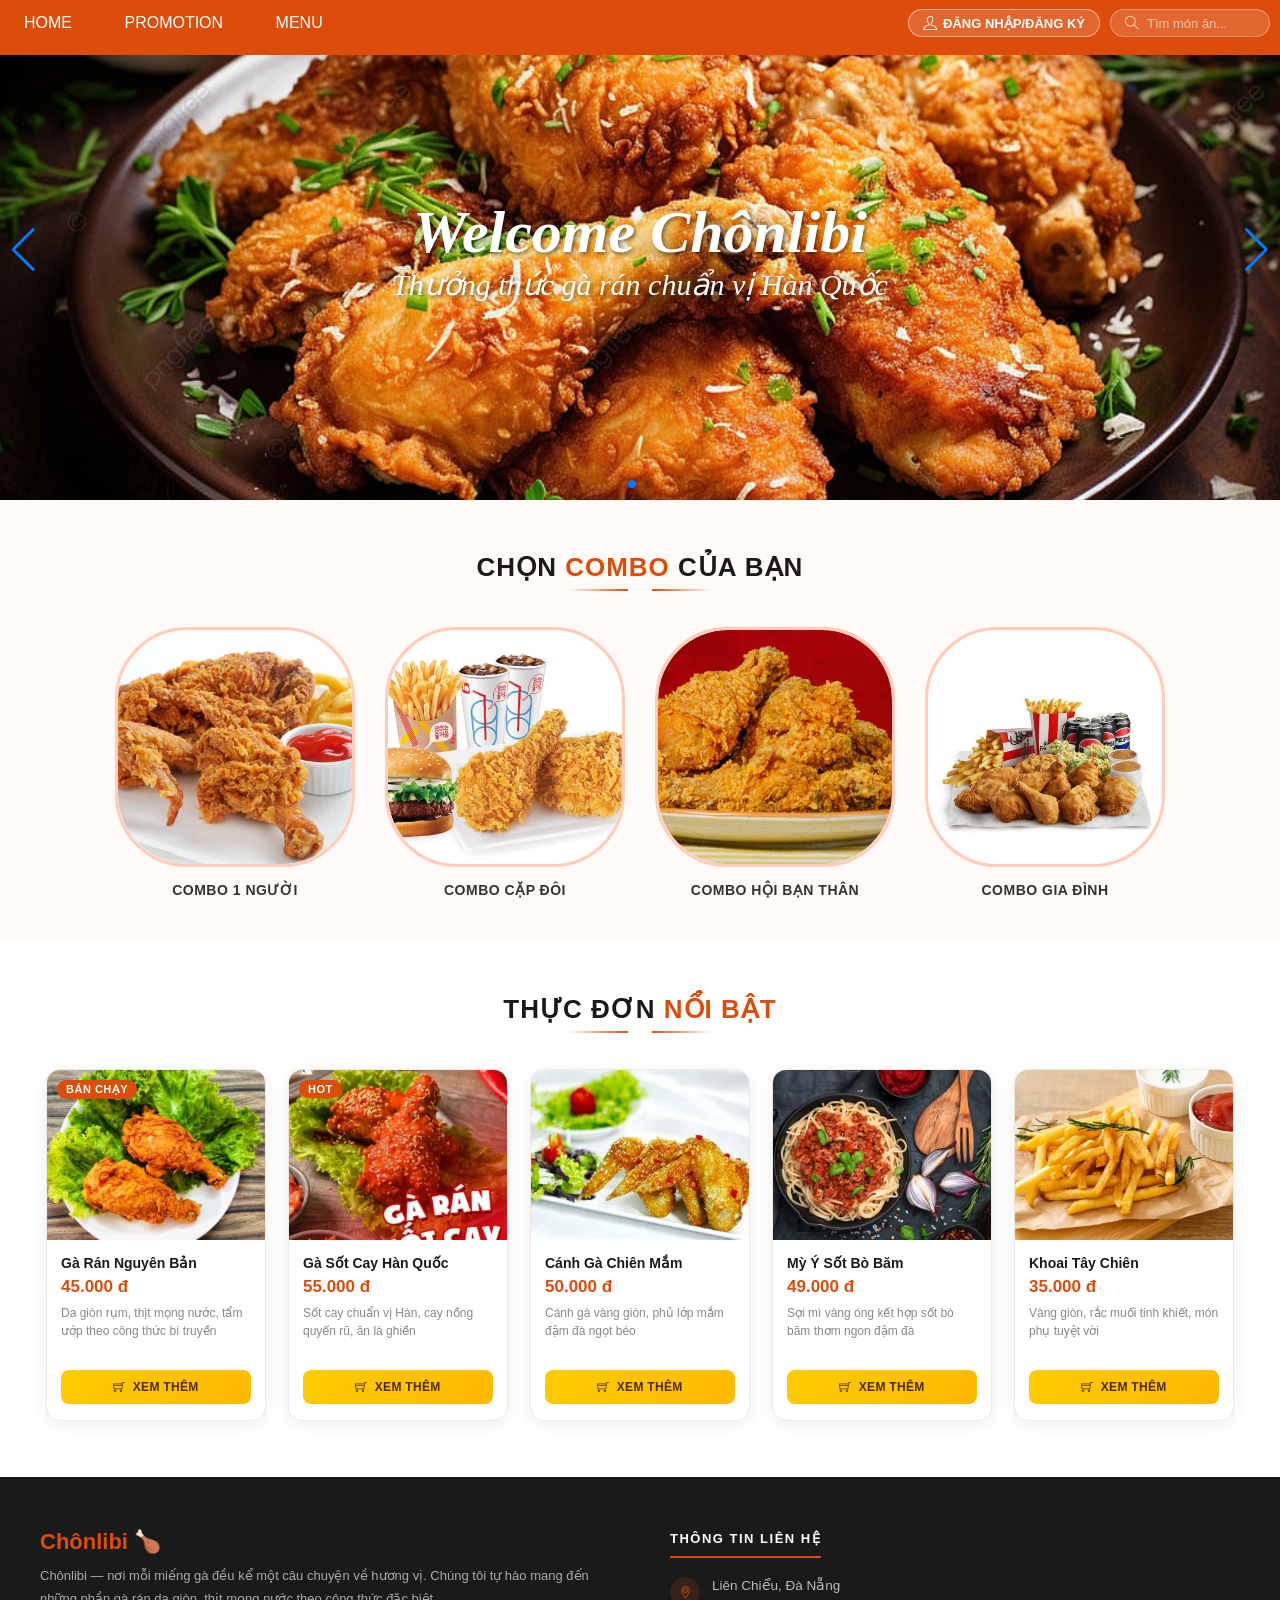
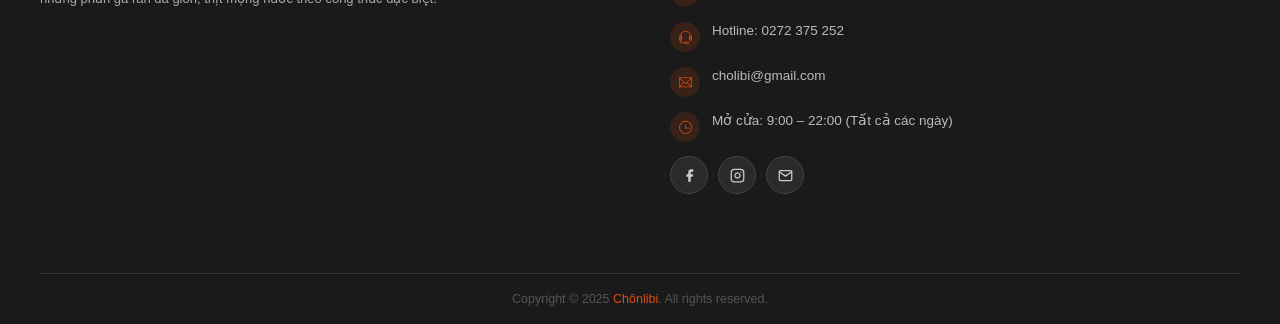
<file: html/index.html>
<!DOCTYPE html>
<head>
    <meta charset="UTF-8">
    <meta name="viewport" content="width=device-width, initial-scale=1.0">
    <title>Chônlibi 🍗</title>
    <link rel="stylesheet" href="../asset/css/style.css">
    <link rel="stylesheet" href="../asset/css/user.css">
    <link rel="stylesheet" href="../asset/themify-icons/themify-icons.css">
    <link rel="stylesheet" href="https://cdn.jsdelivr.net/npm/swiper@11/swiper-bundle.min.css" />
    <script src="https://cdn.jsdelivr.net/npm/swiper@11/swiper-bundle.min.js"></script>
</head>
<body>
    <div id="main">
        <div id="header">
            <ul id="nav">
                <li><a href="">Home</a></li>
                <li><a href="">Promotion</a></li>
                <li><a href="menu.html">Menu</a></li>
                <!-- <li>
                    <a href=""> <i class="nav-arrow-down ti-angle-down"></i></a>
                    <ul class="subnav">
                        <li><a href="">help</a></li>
                        <li><a href="">media</a></li>
                    </ul>
                </li> -->
                <!-- <li><a href="">Booking</a></li> -->
            </ul>

            <a href="" class="delivery-btn" id="delivery-btn" style="display:none">
                <i class="ti-truck"></i> Giao Hàng
            </a>

            <div class="search-bar">
                <i class="ti-search search-bar-icon"></i>
                <input type="text" class="search-bar-input" placeholder="Tìm món ăn...">
            </div>

            <!-- login button -->
            <button class="login-btn" id="openLoginBtn">
                <i class="ti-user"></i>
                <span id="login-btn-text">Đăng Nhập/Đăng Ký</span>
            </button>
        </div>

        <!-- SLIDER -->
        <div class="swiper">
            <div class="swiper-wrapper">
                <div class="swiper-slide">
                    <img src="../asset/img/slider/anhchung.webdp" alt="Gà rán Chônlibi">
                    <div class="slider-content">
                        <h1>Welcome Chônlibi</h1>
                        <p>Thưởng thức gà rán chuẩn vị Hàn Quốc</p>
                    </div>
                </div>
                <div class="swiper-slide">
                    <img src="../asset/img/slider/gachung.webdp" alt="Khuyến mãi">
                    <div class="slider-content">
                        <h1>Khuyến Mãi Đặc Biệt</h1>
                        <p>Đặt hàng ngay để nhận ưu đãi hấp dẫn</p>
                    </div>
                </div>
            </div>
            <div class="swiper-pagination"></div>
            <div class="swiper-button-prev"></div>
            <div class="swiper-button-next"></div>
        </div>

        <!-- COMBO -->
        <section class="category-section">
            <h2 class="section-title">CHỌN <span>COMBO</span> CỦA BẠN</h2>
            <div class="section-divider"><span></span></div>
            <div class="category-container">
                <a class="category-item" href="menu.html?category=combo1" id="cat-combo1">
                    <div class="category-image">
                        <img src="../asset/img/slider/combo1nguoi.webdp" alt="Combo 1 người">
                    </div>
                    <p>COMBO 1 NGƯỜI</p>
                </a>
                <a class="category-item" href="menu.html?category=combo2" id="cat-combo2">
                    <div class="category-image">
                        <img src="../asset/img/slider/com2nguoi.webdp" alt="Combo cặp đôi">
                    </div>
                    <p>COMBO CẶP ĐÔI</p>
                </a>
                <a class="category-item" href="menu.html?category=combo3" id="cat-combo3">
                    <div class="category-image">
                        <img src="../asset/img/slider/gachung.webdp" alt="Combo Hội Bạn Thân">
                    </div>
                    <p>COMBO HỘI BẠN THÂN</p>
                </a>
                <a class="category-item" href="menu.html?category=combo3" id="cat-giadinh">
                    <div class="category-image">
                        <img src="../asset/img/slider/combo4N.webdp" alt="Combo Gia Đình">
                    </div>
                    <p>COMBO GIA ĐÌNH</p>
                </a>
            </div>
        </section>

        <!-- PRODUCT -->
        <section class="product-section">
            <h2 class="section-title">THỰC ĐƠN <span>NỔI BẬT</span></h2>
            <div class="section-divider"><span></span></div>
            <div class="product-container">
                <a class="product-card" href="menu.html?category=bestseller" id="prod-gathuong">
                    <div class="product-image-wrapper">
                        <img src="../asset/img/slider/gathuong.webdp" alt="Gà Rán Nguyên Bản">
                        <span class="product-badge">BÁN CHẠY</span>
                    </div>
                    <div class="product-info">
                        <h3 class="product-name">Gà Rán Nguyên Bản</h3>
                        <p class="product-price">45.000 đ</p>
                        <p class="product-desc">Da giòn rụm, thịt mọng nước, tẩm ướp theo công thức bí truyền</p>
                        <button class="add-to-cart-btn-static"><i class="ti-shopping-cart"></i> XEM THÊM</button>
                    </div>
                </a>
                <a class="product-card" href="menu.html?category=bestseller" id="prod-gasotcay">
                    <div class="product-image-wrapper">
                        <img src="../asset/img/slider/gasotcay.webdp" alt="Gà Sốt Cay">
                        <span class="product-badge">HOT</span>
                    </div>
                    <div class="product-info">
                        <h3 class="product-name">Gà Sốt Cay Hàn Quốc</h3>
                        <p class="product-price">55.000 đ</p>
                        <p class="product-desc">Sốt cay chuẩn vị Hàn, cay nồng quyến rũ, ăn là ghiền</p>
                        <button class="add-to-cart-btn-static"><i class="ti-shopping-cart"></i> XEM THÊM</button>
                    </div>
                </a>
                <a class="product-card" href="menu.html?category=garan" id="prod-canhga">
                    <div class="product-image-wrapper">
                        <img src="../asset/img/slider/canhga.webdp" alt="Cánh Gà Chiên Mắm">
                    </div>
                    <div class="product-info">
                        <h3 class="product-name">Cánh Gà Chiên Mắm</h3>
                        <p class="product-price">50.000 đ</p>
                        <p class="product-desc">Cánh gà vàng giòn, phủ lớp mắm đậm đà ngọt béo</p>
                        <button class="add-to-cart-btn-static"><i class="ti-shopping-cart"></i> XEM THÊM</button>
                    </div>
                </a>
                <a class="product-card" href="menu.html?category=side" id="prod-myy">
                    <div class="product-image-wrapper">
                        <img src="../asset/img/slider/MyY.webdp" alt="Mỳ Ý">
                    </div>
                    <div class="product-info">
                        <h3 class="product-name">Mỳ Ý Sốt Bò Băm</h3>
                        <p class="product-price">49.000 đ</p>
                        <p class="product-desc">Sợi mì vàng óng kết hợp sốt bò băm thơm ngon đậm đà</p>
                        <button class="add-to-cart-btn-static"><i class="ti-shopping-cart"></i> XEM THÊM</button>
                    </div>
                </a>
                <a class="product-card" href="menu.html?category=side" id="prod-ktc">
                    <div class="product-image-wrapper">
                        <img src="../asset/img/slider/KTC.webdp" alt="Khoai Tây Chiên">
                    </div>
                    <div class="product-info">
                        <h3 class="product-name">Khoai Tây Chiên</h3>
                        <p class="product-price">35.000 đ</p>
                        <p class="product-desc">Vàng giòn, rắc muối tinh khiết, món phụ tuyệt vời</p>
                        <button class="add-to-cart-btn-static"><i class="ti-shopping-cart"></i> XEM THÊM</button>
                    </div>
                </a>
            </div>
        </section>

        <!-- Map-->
                    <!-- <section class="map-section">
            <iframe 
                src="https://www.google.com/maps/embed?pb=!1m18!1m12!1m3!1d18236.573630100538!2d108.14934620617343!3d16.077558258765112!2m3!1f0!2f0!3f0!3m2!1i1024!2i768!4f13.1!3m3!1m2!1s0x314218d68dff9545%3A0x714561e9f3a7292c!2zVHLGsOG7nW5nIMSQ4bqhaSBo4buNYyBCw6FjaCBLaG9hIC0gxJDhuqFpIGjhu41jIMSQw6AgTuG6tW5n!5e0!3m2!1svi!2s!4v1778766148149!5m2!1svi!2s" 
                width="100%" 
                height=300" 
                style="border:0;" 
                allowfullscreen="" 
                loading="lazy" 
                referrerpolicy="no-referrer-when-downgrade">
            </iframe>
        </section> -->


        <!-- FOOTER -->
        <div id="footer">
           <div class="footer-grid">
                <div class="footer-col">
                    <div class="footer-brand">Chônlibi 🍗</div>
                    <p class="footer-about-text">Chônlibi — nơi mỗi miếng gà đều kể một câu chuyện về hương vị. Chúng tôi tự hào mang đến những phần gà rán da giòn, thịt mọng nước theo công thức đặc biệt.</p>
                    
                    <div class="footer-map">
                        <iframe 
                            src="https://www.google.com/maps/embed?pb=!1m18!1m12!1m3!1d18236.573630100538!2d108.14934620617343!3d16.077558258765112!2m3!1f0!2f0!3f0!3m2!1i1024!2i768!4f13.1!3m3!1m2!1s0x314218d68dff9545%3A0x714561e9f3a7292c!2zVHLGsOG7nW5nIMSQ4bqhaSBo4buNYyBCw6FjaCBLaG9hIC0gxJDhuqFpIGjhu41jIMSQw6AgTuG6tW5n!5e0!3m2!1svi!2s!4v1778766148149!5m2!1svi!2s" 
                            width="100%" 
                            height="200" 
                            style="border:0; border-radius: 8px;" 
                            allowfullscreen="" 
                            loading="lazy" 
                            referrerpolicy="no-referrer-when-downgrade">
                        </iframe>
                    </div>
                </div>
                <div class="footer-col">
                    <span class="footer-col-title">Thông Tin Liên Hệ</span>
                    <ul class="footer-contact-list">
                        <li><div class="fc-icon"><i class="ti-location-pin"></i></div><span>Liên Chiểu, Đà Nẵng</span></li>
                        <li><div class="fc-icon"><i class="ti-headphone-alt"></i></div><span>Hotline: <a href="tel:0272375252">0272 375 252</a></span></li>
                        <li><div class="fc-icon"><i class="ti-email"></i></div><span><a href="mailto:cholibi@gmail.com">cholibi@gmail.com</a></span></li>
                        <li><div class="fc-icon"><i class="ti-time"></i></div><span>Mở cửa: 9:00 – 22:00 (Tất cả các ngày)</span></li>
                    </ul>
                    <div class="footer-social">
                        <a href="" title="Facebook" target="_blank"><svg width="15" height="15" viewBox="0 0 24 24" fill="currentColor"><path d="M18 2h-3a5 5 0 0 0-5 5v3H7v4h3v8h4v-8h3l1-4h-4V7a1 1 0 0 1 1-1h3z"/></svg></a>
                        <a href="" title="Instagram" target="_blank"><svg width="15" height="15" viewBox="0 0 24 24" fill="none" stroke="currentColor" stroke-width="2" stroke-linecap="round" stroke-linejoin="round"><rect x="2" y="2" width="20" height="20" rx="5" ry="5"/><path d="M16 11.37A4 4 0 1 1 12.63 8 4 4 0 0 1 16 11.37z"/><line x1="17.5" y1="6.5" x2="17.51" y2="6.5"/></svg></a>
                        <a href="mailto:cholibi@gmail.com" title="Email"><svg width="15" height="15" viewBox="0 0 24 24" fill="none" stroke="currentColor" stroke-width="2" stroke-linecap="round" stroke-linejoin="round"><path d="M4 4h16c1.1 0 2 .9 2 2v12c0 1.1-.9 2-2 2H4c-1.1 0-2-.9-2-2V6c0-1.1.9-2 2-2z"/><polyline points="22,6 12,13 2,6"/></svg></a>
                    </div>
                </div>
            </div>
            <div class="footer-bottom">Copyright © 2025 <span>Chônlibi</span>. All rights reserved.</div>
        </div>
    </div>

    <!-- login model -->
    <div id="login-modal" class="modal-overlay">
        <div class="modal-box">
            <button class="modal-close" id="closeLoginBtn">✕</button>
            <div class="modal-logo">Chônlibi 🍗</div>
            <div class="modal-subtitle">Đăng nhập để đặt hàng và nhận ưu đãi</div>
            <div class="modal-tabs">
                <button class="modal-tab active" data-tab="login">Đăng Nhập</button>
                <button class="modal-tab" data-tab="register">Đăng Ký</button>
            </div>
            <div class="modal-panel active" id="panel-login">
                <div class="form-group"><label>Tên đăng nhập</label><input type="text" id="login-username" placeholder="Tên đăng nhập"></div>
                <div class="form-group"><label>Mật khẩu</label><input type="password" id="login-password" placeholder="Nhập mật khẩu"></div>
                <p id="login-error" class="form-error"></p>
                <div class="form-forgot"><a href="">Quên mật khẩu?</a></div>
                <button class="form-submit" id="btn-login">Đăng Nhập</button>
                <div class="form-divider">— hoặc —</div>
                <div class="form-social">
                    <button class="social-btn">Google</button>
                    <button class="social-btn">Facebook</button>
                </div>
            </div>
            <div class="modal-panel" id="panel-register">
                <div class="form-group"><label>Họ và tên</label><input type="text" id="reg-fullname" placeholder="Nguyễn Văn A"></div>
                <div class="form-group"><label>Tên đăng nhập</label><input type="text" id="reg-username" placeholder="Tên đăng nhập (không dấu)"></div>
                <div class="form-group"><label>Số điện thoại</label><input type="tel" id="reg-phone" placeholder="0947 392 552"></div>
                <div class="form-group"><label>Email</label><input type="email" id="reg-email" placeholder="example@email.com"></div>
                <div class="form-group"><label>Ngày sinh</label><input type="date" id="reg-birthdate"></div>
                <div class="form-group"><label>Giới tính</label><select id="reg-gender"><option value="Male">Nam</option><option value="Female">Nữ</option><option value="Other">Khác</option></select></div>
                <div class="form-group"><label>Mật khẩu</label><input type="password" id="reg-password" placeholder="Tối thiểu 6 ký tự"></div>
                <p id="register-error" class="form-error"></p>
                <button class="form-submit" id="btn-register">Tạo Tài Khoản</button>
            </div>
            <div class="modal-panel" id="panel-otp">
                <button id="btn-cancel-otp" style="position:absolute;top:14px;right:48px;background:none;border:none;font-size:1.3rem;cursor:pointer;color:#888;line-height:1" title="Huỷ xác thực">✕</button>
                <p style="text-align:center;margin-bottom:14px;color:var(--muted,#666)">Mã OTP đã được gửi đến email của bạn.<br>Vui lòng nhập mã để xác thực tài khoản.</p>
                <div class="form-group">
                    <label>Mã OTP (6 chữ số)</label>
                    <input type="text" id="otp-input" placeholder="123456" maxlength="6" style="text-align:center;letter-spacing:4px;font-size:1.4rem">
                </div>
                <p id="otp-countdown" style="text-align:center;font-size:0.9rem;color:var(--muted,#888);margin-bottom:4px">Mã hết hạn sau: <span id="otp-timer">60</span> giây</p>
                <p id="otp-error" class="form-error"></p>
                <button class="form-submit" id="btn-verify-otp">Xác Thực</button>
                <button class="form-submit" id="btn-resend-otp" style="display:none;background:#888;margin-top:8px">Gửi lại mã OTP</button>
            </div>
        </div>
    </div>
    <script src="../asset/js/api.js"></script>
    <script src="../asset/js/scrip.js"></script>
    <script>
        const swiper = new Swiper('.swiper', {
            autoplay: { delay: 3000, disableOnInteraction: false },
            loop: true,
            pagination: { el: '.swiper-pagination', clickable: true },
            navigation: { nextEl: '.swiper-button-next', prevEl: '.swiper-button-prev' },
        });
    </script>
</body>
</html>
</file>
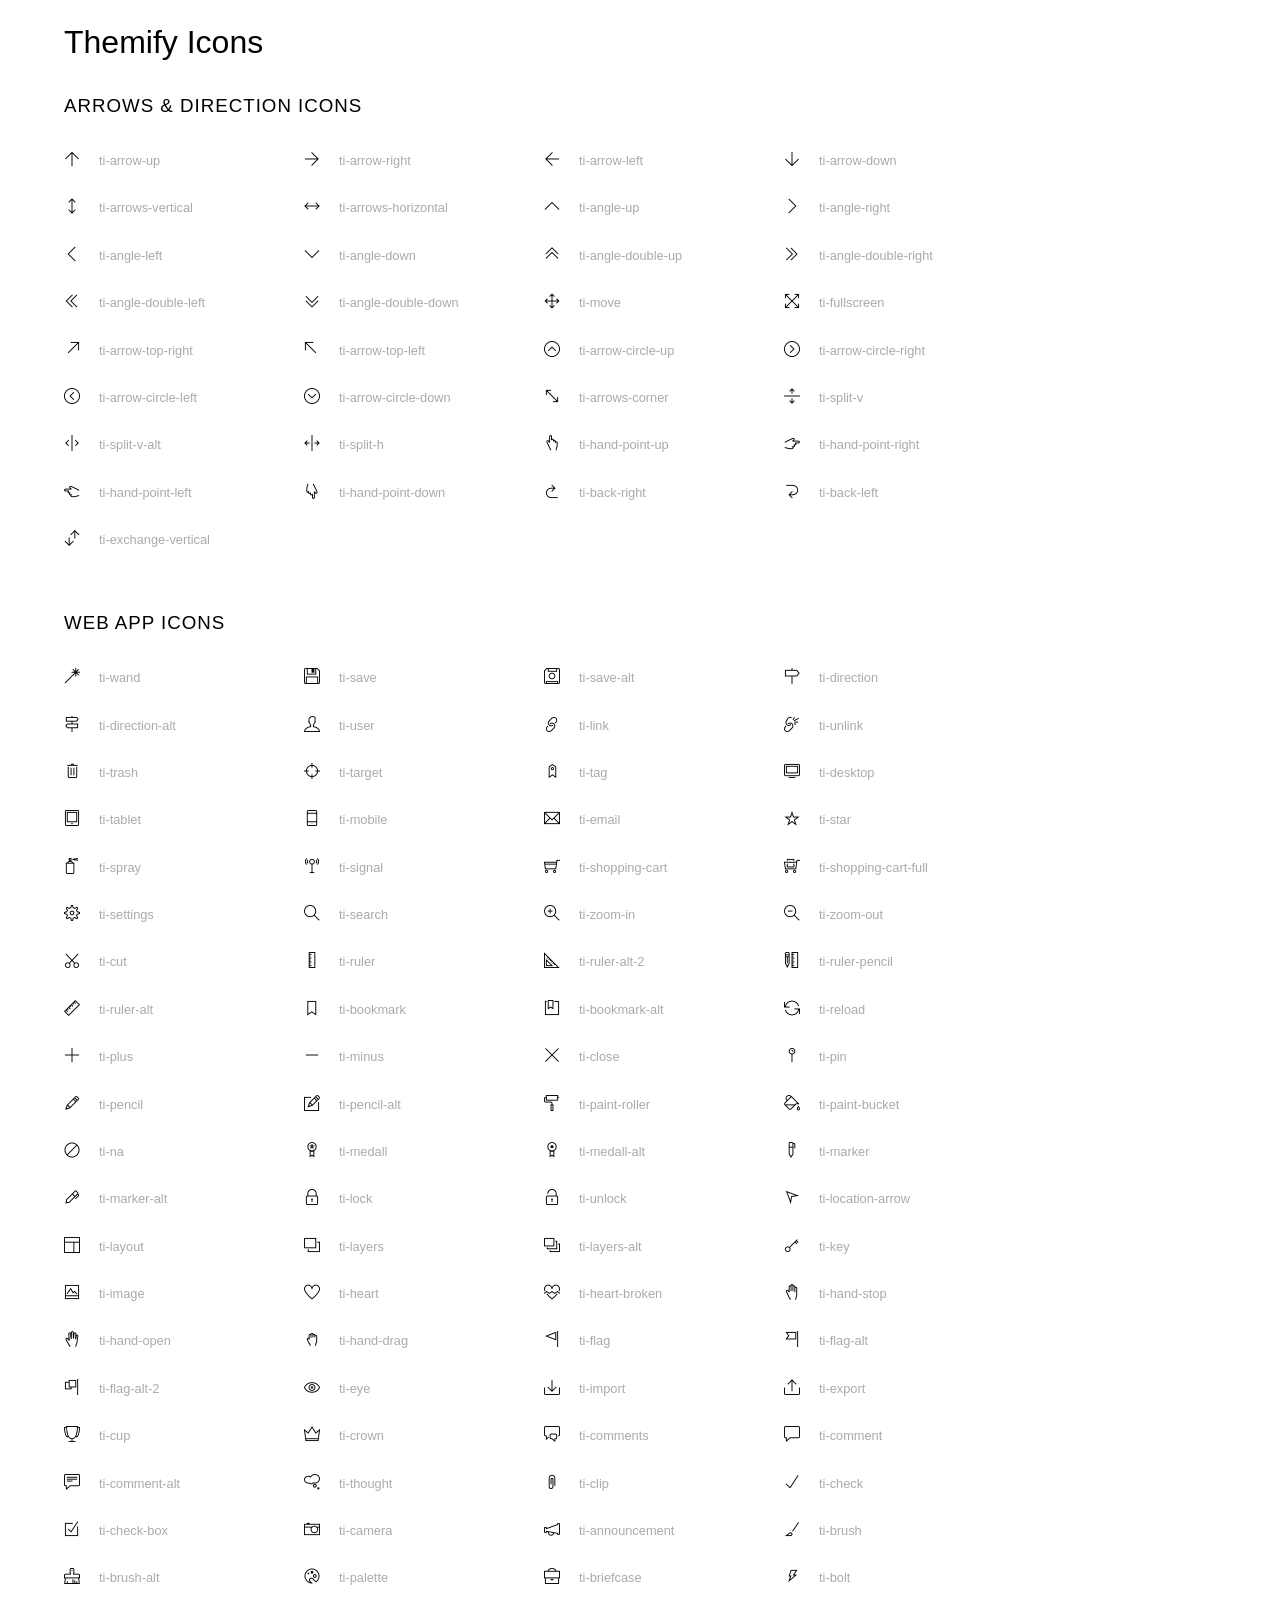
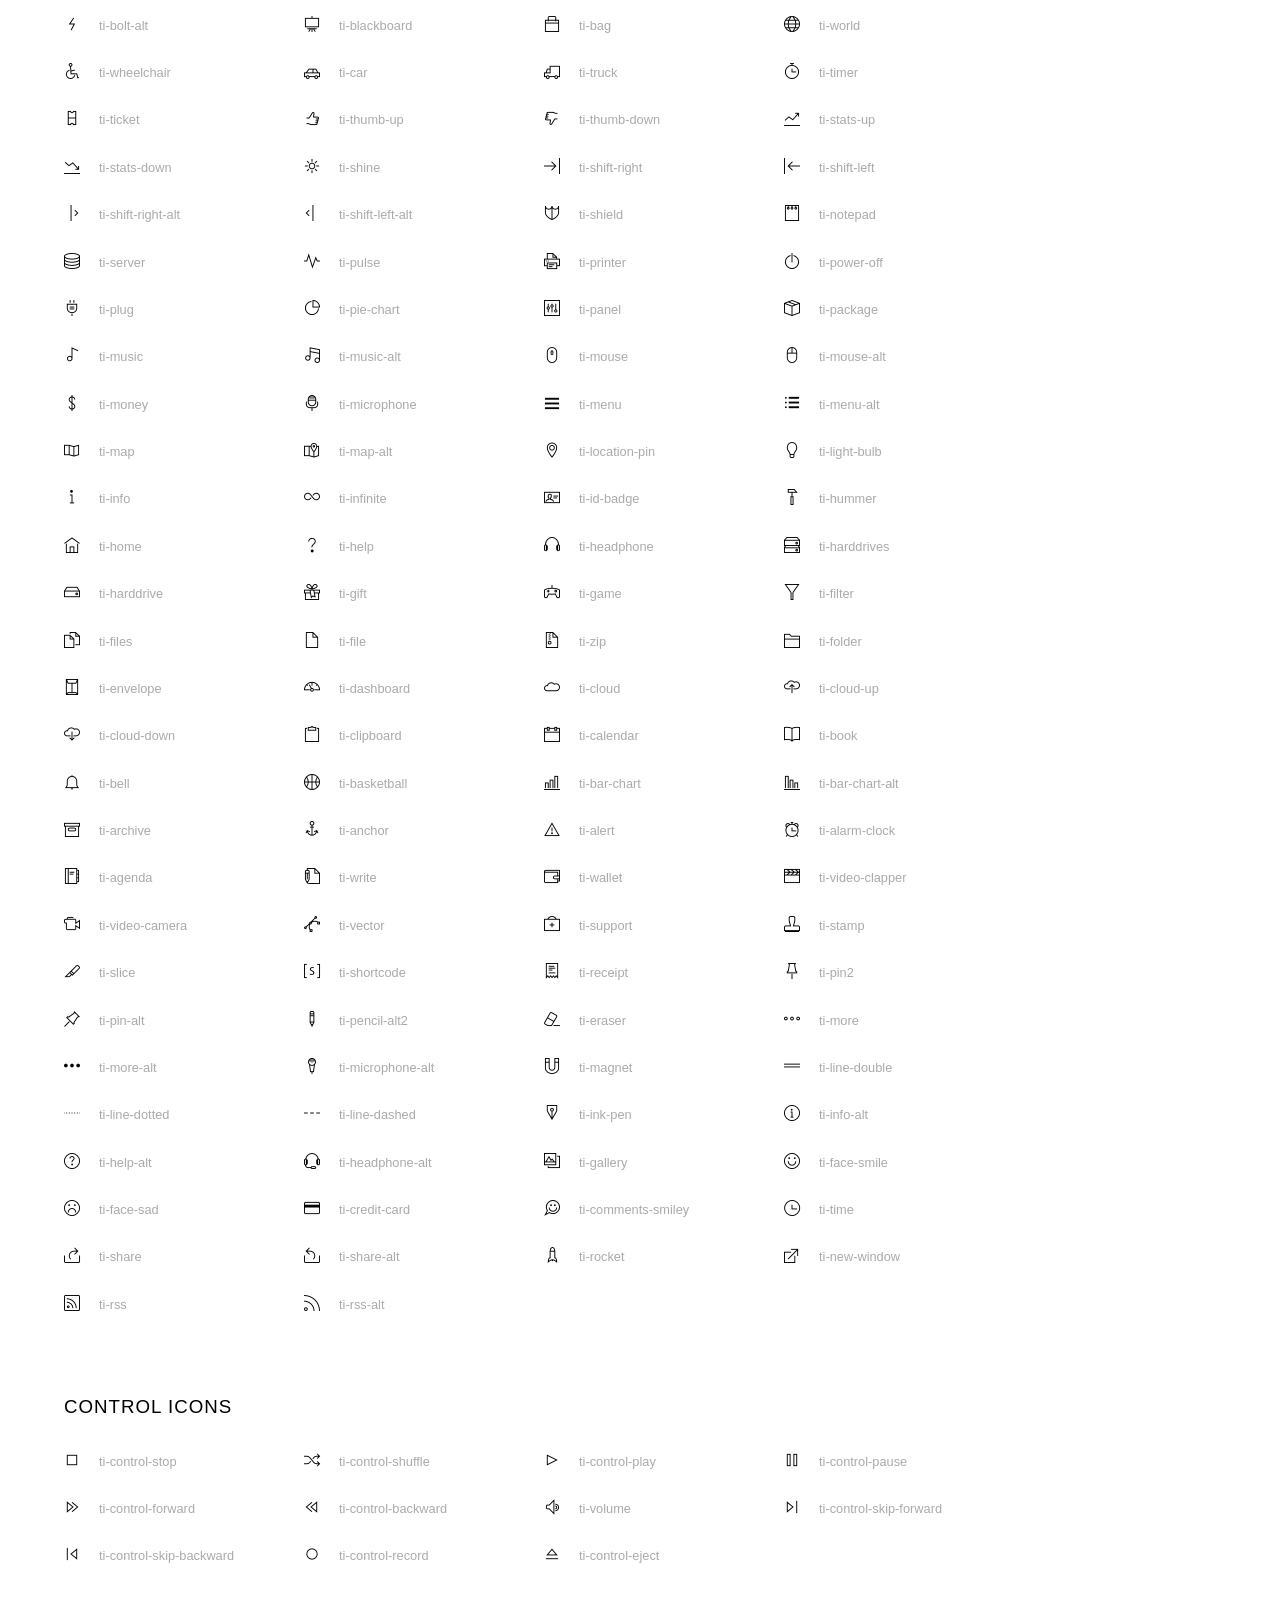
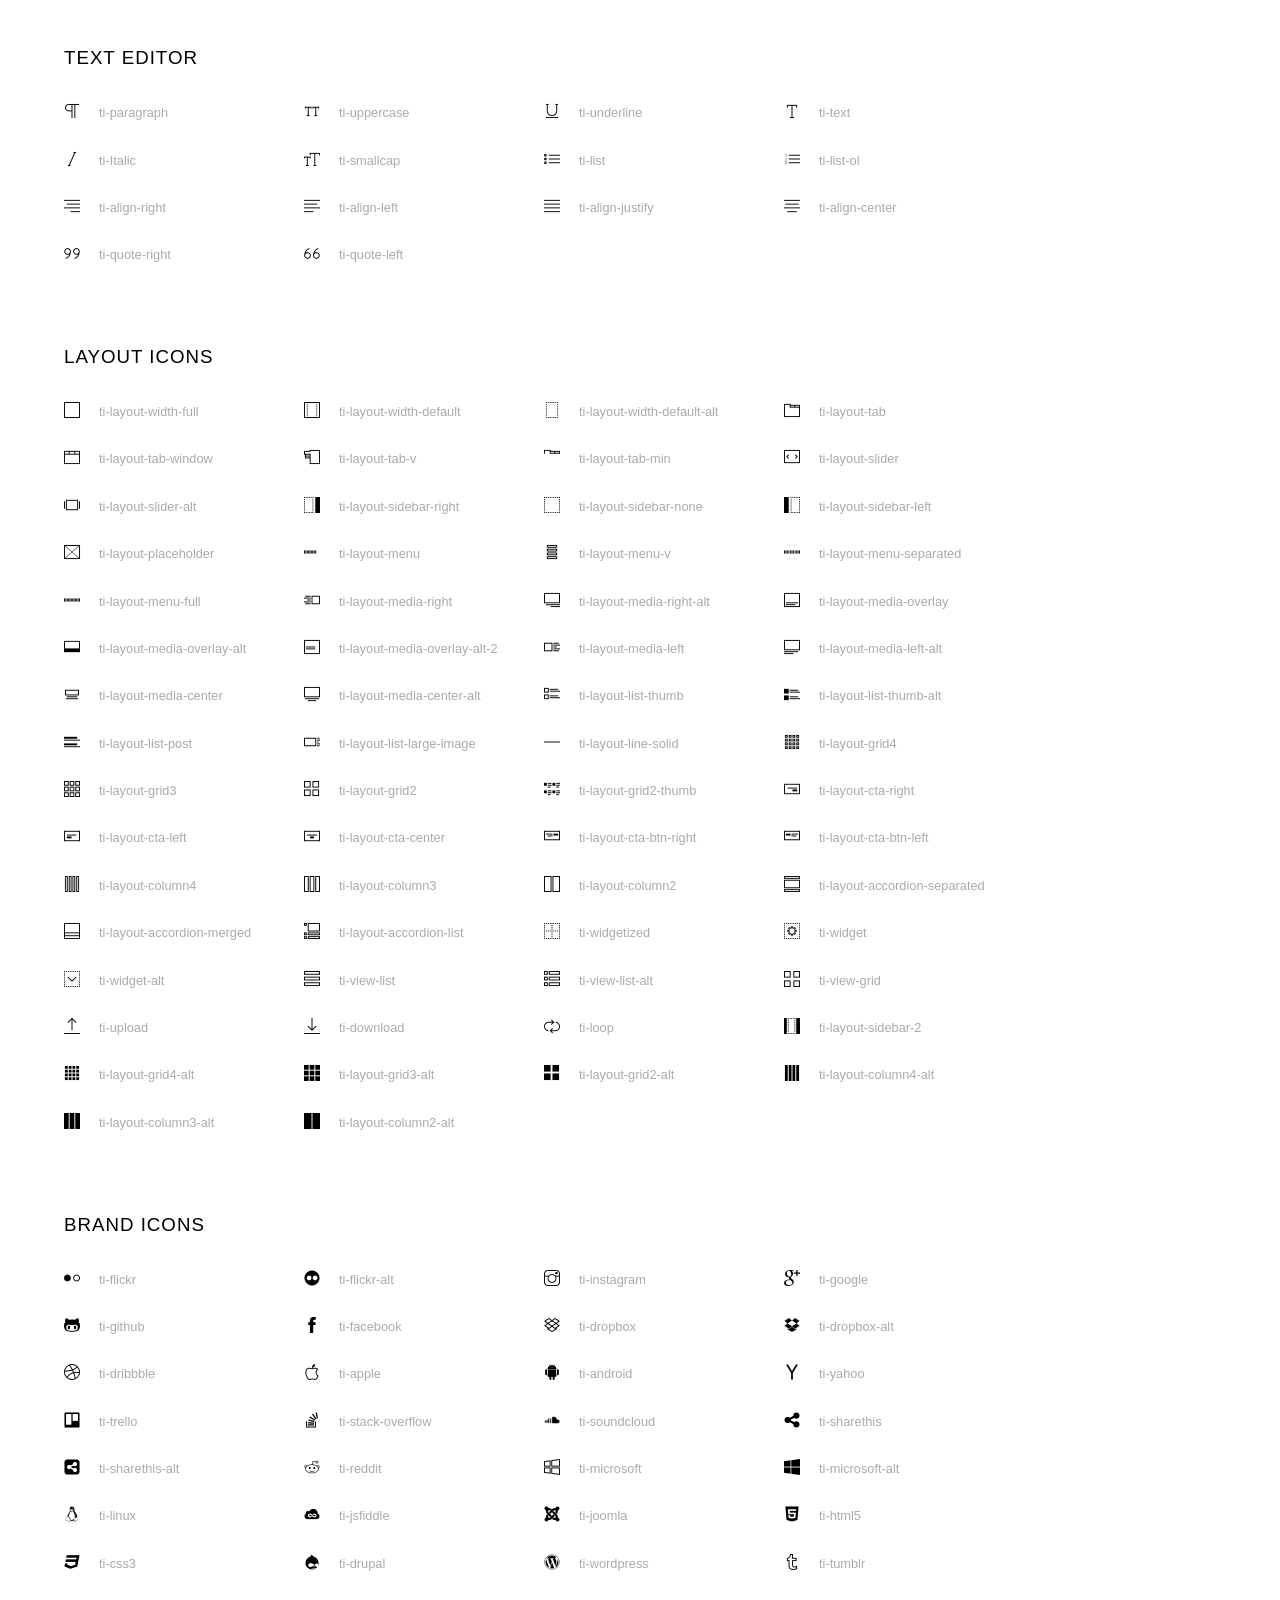
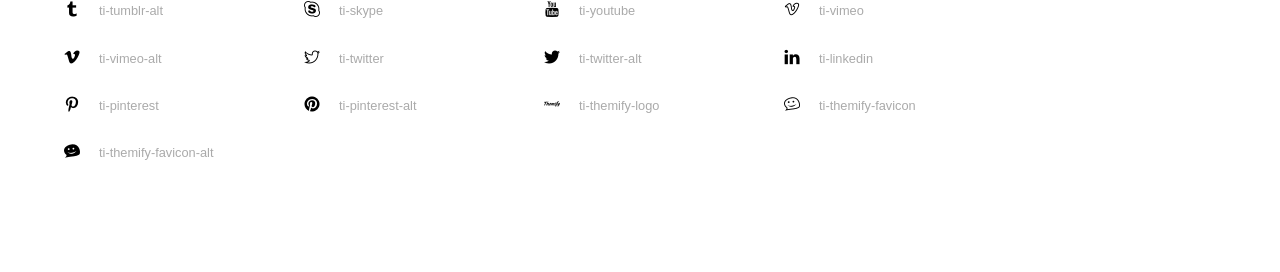
<file: asset/themify-icons/index.html>
<!doctype html>
<html>
<head>
	<meta charset="utf-8">
	<title>Themify Icon Font</title>
	<meta name="viewport" content="width=device-width">
	<link rel="stylesheet" href="demo-files/demo.css">
	<link rel="stylesheet" href="themify-icons.css">
	<!--[if lt IE 8]><!-->
	<link rel="stylesheet" href="ie7/ie7.css">
	<!--<![endif]-->
</head>
<body>
	<h1>Themify Icons</h1>

	<div class="icon-section">

		<div class="icon-section">
			<h3>Arrows &amp; Direction Icons </h3>

			<div class="icon-container">
				<span class="ti-arrow-up"></span><span class="icon-name"> ti-arrow-up</span>
			</div>
			<div class="icon-container">
				<span class="ti-arrow-right"></span><span class="icon-name"> ti-arrow-right</span>
			</div>
			<div class="icon-container">
				<span class="ti-arrow-left"></span><span class="icon-name"> ti-arrow-left</span>
			</div>
			<div class="icon-container">
				<span class="ti-arrow-down"></span><span class="icon-name"> ti-arrow-down</span>
			</div>
			<div class="icon-container">
				<span class="ti-arrows-vertical"></span><span class="icon-name"> ti-arrows-vertical</span>
			</div>
			<div class="icon-container">
				<span class="ti-arrows-horizontal"></span><span class="icon-name"> ti-arrows-horizontal</span>
			</div>
			<div class="icon-container">
				<span class="ti-angle-up"></span><span class="icon-name"> ti-angle-up</span>
			</div>
			<div class="icon-container">
				<span class="ti-angle-right"></span><span class="icon-name"> ti-angle-right</span>
			</div>
			<div class="icon-container">
				<span class="ti-angle-left"></span><span class="icon-name"> ti-angle-left</span>
			</div>
			<div class="icon-container">
				<span class="ti-angle-down"></span><span class="icon-name"> ti-angle-down</span>
			</div>	
			<div class="icon-container">
				<span class="ti-angle-double-up"></span><span class="icon-name"> ti-angle-double-up</span>
			</div>
			<div class="icon-container">
				<span class="ti-angle-double-right"></span><span class="icon-name"> ti-angle-double-right</span>
			</div>
			<div class="icon-container">
				<span class="ti-angle-double-left"></span><span class="icon-name"> ti-angle-double-left</span>
			</div>
			<div class="icon-container">
				<span class="ti-angle-double-down"></span><span class="icon-name"> ti-angle-double-down</span>
			</div>					
			<div class="icon-container">
				<span class="ti-move"></span><span class="icon-name"> ti-move</span>
			</div>
			<div class="icon-container">
				<span class="ti-fullscreen"></span><span class="icon-name"> ti-fullscreen</span>
			</div>
			<div class="icon-container">
				<span class="ti-arrow-top-right"></span><span class="icon-name"> ti-arrow-top-right</span>
			</div>
			<div class="icon-container">
				<span class="ti-arrow-top-left"></span><span class="icon-name"> ti-arrow-top-left</span>
			</div>
			<div class="icon-container">
				<span class="ti-arrow-circle-up"></span><span class="icon-name"> ti-arrow-circle-up</span>
			</div>
			<div class="icon-container">
				<span class="ti-arrow-circle-right"></span><span class="icon-name"> ti-arrow-circle-right</span>
			</div>
			<div class="icon-container">
				<span class="ti-arrow-circle-left"></span><span class="icon-name"> ti-arrow-circle-left</span>
			</div>
			<div class="icon-container">
				<span class="ti-arrow-circle-down"></span><span class="icon-name"> ti-arrow-circle-down</span>
			</div>
			<div class="icon-container">
				<span class="ti-arrows-corner"></span><span class="icon-name"> ti-arrows-corner</span>
			</div>
			<div class="icon-container">
				<span class="ti-split-v"></span><span class="icon-name"> ti-split-v</span>
			</div>

			<div class="icon-container">
				<span class="ti-split-v-alt"></span><span class="icon-name"> ti-split-v-alt</span>
			</div>
			<div class="icon-container">
				<span class="ti-split-h"></span><span class="icon-name"> ti-split-h</span>
			</div>
			<div class="icon-container">
				<span class="ti-hand-point-up"></span><span class="icon-name"> ti-hand-point-up</span>
			</div>
			<div class="icon-container">
				<span class="ti-hand-point-right"></span><span class="icon-name"> ti-hand-point-right</span>
			</div>
			<div class="icon-container">
				<span class="ti-hand-point-left"></span><span class="icon-name"> ti-hand-point-left</span>
			</div>
			<div class="icon-container">
				<span class="ti-hand-point-down"></span><span class="icon-name"> ti-hand-point-down</span>
			</div>
			<div class="icon-container">
				<span class="ti-back-right"></span><span class="icon-name"> ti-back-right</span>
			</div>
			<div class="icon-container">
				<span class="ti-back-left"></span><span class="icon-name"> ti-back-left</span>
			</div>
			<div class="icon-container">
				<span class="ti-exchange-vertical"></span><span class="icon-name"> ti-exchange-vertical</span>
			</div>

		</div> <!-- Arrows Icons -->



		<h3>Web App Icons</h3>
		
		<div class="icon-section">

			<div class="icon-container">
				<span class="ti-wand"></span><span class="icon-name"> ti-wand</span>
			</div>
			<div class="icon-container">
				<span class="ti-save"></span><span class="icon-name"> ti-save</span>
			</div>
			<div class="icon-container">
				<span class="ti-save-alt"></span><span class="icon-name"> ti-save-alt</span>
			</div>

			<div class="icon-container">
				<span class="ti-direction"></span><span class="icon-name"> ti-direction</span>
			</div>
			<div class="icon-container">
				<span class="ti-direction-alt"></span><span class="icon-name"> ti-direction-alt</span>
			</div>
			<div class="icon-container">
				<span class="ti-user"></span><span class="icon-name"> ti-user</span>
			</div>
			<div class="icon-container">
				<span class="ti-link"></span><span class="icon-name"> ti-link</span>
			</div>
			<div class="icon-container">
				<span class="ti-unlink"></span><span class="icon-name"> ti-unlink</span>
			</div>
			<div class="icon-container">
				<span class="ti-trash"></span><span class="icon-name"> ti-trash</span>
			</div>
			<div class="icon-container">
				<span class="ti-target"></span><span class="icon-name"> ti-target</span>
			</div>
			<div class="icon-container">
				<span class="ti-tag"></span><span class="icon-name"> ti-tag</span>
			</div>
			<div class="icon-container">
				<span class="ti-desktop"></span><span class="icon-name"> ti-desktop</span>
			</div>
			<div class="icon-container">
				<span class="ti-tablet"></span><span class="icon-name"> ti-tablet</span>
			</div>
			<div class="icon-container">
				<span class="ti-mobile"></span><span class="icon-name"> ti-mobile</span>
			</div>
			<div class="icon-container">
				<span class="ti-email"></span><span class="icon-name"> ti-email</span>
			</div>	
			<div class="icon-container">
				<span class="ti-star"></span><span class="icon-name"> ti-star</span>
			</div>
			<div class="icon-container">
				<span class="ti-spray"></span><span class="icon-name"> ti-spray</span>
			</div>
			<div class="icon-container">
				<span class="ti-signal"></span><span class="icon-name"> ti-signal</span>
			</div>
			<div class="icon-container">
				<span class="ti-shopping-cart"></span><span class="icon-name"> ti-shopping-cart</span>
			</div>
			<div class="icon-container">
				<span class="ti-shopping-cart-full"></span><span class="icon-name"> ti-shopping-cart-full</span>
			</div>
			<div class="icon-container">
				<span class="ti-settings"></span><span class="icon-name"> ti-settings</span>
			</div>
			<div class="icon-container">
				<span class="ti-search"></span><span class="icon-name"> ti-search</span>
			</div>
			<div class="icon-container">
				<span class="ti-zoom-in"></span><span class="icon-name"> ti-zoom-in</span>
			</div>
			<div class="icon-container">
				<span class="ti-zoom-out"></span><span class="icon-name"> ti-zoom-out</span>
			</div>
			<div class="icon-container">
				<span class="ti-cut"></span><span class="icon-name"> ti-cut</span>
			</div>
			<div class="icon-container">
				<span class="ti-ruler"></span><span class="icon-name"> ti-ruler</span>
			</div>
			<div class="icon-container">
				<span class="ti-ruler-alt-2"></span><span class="icon-name"> ti-ruler-alt-2</span>
			</div>			
			<div class="icon-container">
				<span class="ti-ruler-pencil"></span><span class="icon-name"> ti-ruler-pencil</span>
			</div>
			<div class="icon-container">
				<span class="ti-ruler-alt"></span><span class="icon-name"> ti-ruler-alt</span>
			</div>
			<div class="icon-container">
				<span class="ti-bookmark"></span><span class="icon-name"> ti-bookmark</span>
			</div>
			<div class="icon-container">
				<span class="ti-bookmark-alt"></span><span class="icon-name"> ti-bookmark-alt</span>
			</div>
			<div class="icon-container">
				<span class="ti-reload"></span><span class="icon-name"> ti-reload</span>
			</div>
			<div class="icon-container">
				<span class="ti-plus"></span><span class="icon-name"> ti-plus</span>
			</div>
			<div class="icon-container">
				<span class="ti-minus"></span><span class="icon-name"> ti-minus</span>
			</div>
			<div class="icon-container">
				<span class="ti-close"></span><span class="icon-name"> ti-close</span>
			</div>			
			<div class="icon-container">
				<span class="ti-pin"></span><span class="icon-name"> ti-pin</span>
			</div>
			<div class="icon-container">
				<span class="ti-pencil"></span><span class="icon-name"> ti-pencil</span>
			</div>
					
		  	<div class="icon-container">
				<span class="ti-pencil-alt"></span><span class="icon-name"> ti-pencil-alt</span>
			</div>
			<div class="icon-container">
				<span class="ti-paint-roller"></span><span class="icon-name"> ti-paint-roller</span>
			</div>
			<div class="icon-container">
				<span class="ti-paint-bucket"></span><span class="icon-name"> ti-paint-bucket</span>
			</div>
			<div class="icon-container">
				<span class="ti-na"></span><span class="icon-name"> ti-na</span>
			</div>
			<div class="icon-container">
				<span class="ti-medall"></span><span class="icon-name"> ti-medall</span>
			</div>
			<div class="icon-container">
				<span class="ti-medall-alt"></span><span class="icon-name"> ti-medall-alt</span>
			</div>
			<div class="icon-container">
				<span class="ti-marker"></span><span class="icon-name"> ti-marker</span>
			</div>
			<div class="icon-container">
				<span class="ti-marker-alt"></span><span class="icon-name"> ti-marker-alt</span>
			</div>

			<div class="icon-container">
				<span class="ti-lock"></span><span class="icon-name"> ti-lock</span>
			</div>
			<div class="icon-container">
				<span class="ti-unlock"></span><span class="icon-name"> ti-unlock</span>
			</div>
			<div class="icon-container">
				<span class="ti-location-arrow"></span><span class="icon-name"> ti-location-arrow</span>
			</div>
			<div class="icon-container">
				<span class="ti-layout"></span><span class="icon-name"> ti-layout</span>
			</div>
			<div class="icon-container">
				<span class="ti-layers"></span><span class="icon-name"> ti-layers</span>
			</div>
			<div class="icon-container">
				<span class="ti-layers-alt"></span><span class="icon-name"> ti-layers-alt</span>
			</div>
			<div class="icon-container">
				<span class="ti-key"></span><span class="icon-name"> ti-key</span>
			</div>
			<div class="icon-container">
				<span class="ti-image"></span><span class="icon-name"> ti-image</span>
			</div>
			<div class="icon-container">
				<span class="ti-heart"></span><span class="icon-name"> ti-heart</span>
			</div>
			<div class="icon-container">
				<span class="ti-heart-broken"></span><span class="icon-name"> ti-heart-broken</span>
			</div>
			<div class="icon-container">
				<span class="ti-hand-stop"></span><span class="icon-name"> ti-hand-stop</span>
			</div>
			<div class="icon-container">
				<span class="ti-hand-open"></span><span class="icon-name"> ti-hand-open</span>
			</div>
			<div class="icon-container">
				<span class="ti-hand-drag"></span><span class="icon-name"> ti-hand-drag</span>
			</div>
			<div class="icon-container">
				<span class="ti-flag"></span><span class="icon-name"> ti-flag</span>
			</div>
			<div class="icon-container">
				<span class="ti-flag-alt"></span><span class="icon-name"> ti-flag-alt</span>
			</div>
			<div class="icon-container">
				<span class="ti-flag-alt-2"></span><span class="icon-name"> ti-flag-alt-2</span>
			</div>
			<div class="icon-container">
				<span class="ti-eye"></span><span class="icon-name"> ti-eye</span>
			</div>
			<div class="icon-container">
				<span class="ti-import"></span><span class="icon-name"> ti-import</span>
			</div>			
			<div class="icon-container">
				<span class="ti-export"></span><span class="icon-name"> ti-export</span>
			</div>
			<div class="icon-container">
				<span class="ti-cup"></span><span class="icon-name"> ti-cup</span>
			</div>
			<div class="icon-container">
				<span class="ti-crown"></span><span class="icon-name"> ti-crown</span>
			</div>
			<div class="icon-container">
				<span class="ti-comments"></span><span class="icon-name"> ti-comments</span>
			</div>
			<div class="icon-container">
				<span class="ti-comment"></span><span class="icon-name"> ti-comment</span>
			</div>
			<div class="icon-container">
				<span class="ti-comment-alt"></span><span class="icon-name"> ti-comment-alt</span>
			</div>
			<div class="icon-container">
				<span class="ti-thought"></span><span class="icon-name"> ti-thought</span>
			</div>			
			<div class="icon-container">
				<span class="ti-clip"></span><span class="icon-name"> ti-clip</span>
			</div>

			<div class="icon-container">
				<span class="ti-check"></span><span class="icon-name"> ti-check</span>
			</div>
			<div class="icon-container">
				<span class="ti-check-box"></span><span class="icon-name"> ti-check-box</span>
			</div>
			<div class="icon-container">
				<span class="ti-camera"></span><span class="icon-name"> ti-camera</span>
			</div>
			<div class="icon-container">
				<span class="ti-announcement"></span><span class="icon-name"> ti-announcement</span>
			</div>
			<div class="icon-container">
				<span class="ti-brush"></span><span class="icon-name"> ti-brush</span>
			</div>
			<div class="icon-container">
				<span class="ti-brush-alt"></span><span class="icon-name"> ti-brush-alt</span>
			</div>
			<div class="icon-container">
				<span class="ti-palette"></span><span class="icon-name"> ti-palette</span>
			</div>			
			<div class="icon-container">
				<span class="ti-briefcase"></span><span class="icon-name"> ti-briefcase</span>
			</div>
			<div class="icon-container">
				<span class="ti-bolt"></span><span class="icon-name"> ti-bolt</span>
			</div>
			<div class="icon-container">
				<span class="ti-bolt-alt"></span><span class="icon-name"> ti-bolt-alt</span>
			</div>
			<div class="icon-container">
				<span class="ti-blackboard"></span><span class="icon-name"> ti-blackboard</span>
			</div>
			<div class="icon-container">
				<span class="ti-bag"></span><span class="icon-name"> ti-bag</span>
			</div>
			<div class="icon-container">
				<span class="ti-world"></span><span class="icon-name"> ti-world</span>
			</div>
			<div class="icon-container">
				<span class="ti-wheelchair"></span><span class="icon-name"> ti-wheelchair</span>
			</div>
			<div class="icon-container">
				<span class="ti-car"></span><span class="icon-name"> ti-car</span>
			</div>
			<div class="icon-container">
				<span class="ti-truck"></span><span class="icon-name"> ti-truck</span>
			</div>
			<div class="icon-container">
				<span class="ti-timer"></span><span class="icon-name"> ti-timer</span>
			</div>
			<div class="icon-container">
				<span class="ti-ticket"></span><span class="icon-name"> ti-ticket</span>
			</div>
			<div class="icon-container">
				<span class="ti-thumb-up"></span><span class="icon-name"> ti-thumb-up</span>
			</div>
			<div class="icon-container">
				<span class="ti-thumb-down"></span><span class="icon-name"> ti-thumb-down</span>
			</div>

			<div class="icon-container">
				<span class="ti-stats-up"></span><span class="icon-name"> ti-stats-up</span>
			</div>
			<div class="icon-container">
				<span class="ti-stats-down"></span><span class="icon-name"> ti-stats-down</span>
			</div>
			<div class="icon-container">
				<span class="ti-shine"></span><span class="icon-name"> ti-shine</span>
			</div>
			<div class="icon-container">
				<span class="ti-shift-right"></span><span class="icon-name"> ti-shift-right</span>
			</div>
			<div class="icon-container">
				<span class="ti-shift-left"></span><span class="icon-name"> ti-shift-left</span>
			</div>

			<div class="icon-container">
				<span class="ti-shift-right-alt"></span><span class="icon-name"> ti-shift-right-alt</span>
			</div>
			<div class="icon-container">
				<span class="ti-shift-left-alt"></span><span class="icon-name"> ti-shift-left-alt</span>
			</div>
			<div class="icon-container">
				<span class="ti-shield"></span><span class="icon-name"> ti-shield</span>
			</div>
			<div class="icon-container">
				<span class="ti-notepad"></span><span class="icon-name"> ti-notepad</span>
			</div>
			<div class="icon-container">
				<span class="ti-server"></span><span class="icon-name"> ti-server</span>
			</div>

			<div class="icon-container">
				<span class="ti-pulse"></span><span class="icon-name"> ti-pulse</span>
			</div>
			<div class="icon-container">
				<span class="ti-printer"></span><span class="icon-name"> ti-printer</span>
			</div>
			<div class="icon-container">
				<span class="ti-power-off"></span><span class="icon-name"> ti-power-off</span>
			</div>
			<div class="icon-container">
				<span class="ti-plug"></span><span class="icon-name"> ti-plug</span>
			</div>
			<div class="icon-container">
				<span class="ti-pie-chart"></span><span class="icon-name"> ti-pie-chart</span>
			</div>

			<div class="icon-container">
				<span class="ti-panel"></span><span class="icon-name"> ti-panel</span>
			</div>
			<div class="icon-container">
				<span class="ti-package"></span><span class="icon-name"> ti-package</span>
			</div>
			<div class="icon-container">
				<span class="ti-music"></span><span class="icon-name"> ti-music</span>
			</div>
			<div class="icon-container">
				<span class="ti-music-alt"></span><span class="icon-name"> ti-music-alt</span>
			</div>
			<div class="icon-container">
				<span class="ti-mouse"></span><span class="icon-name"> ti-mouse</span>
			</div>
			<div class="icon-container">
				<span class="ti-mouse-alt"></span><span class="icon-name"> ti-mouse-alt</span>
			</div>
			<div class="icon-container">
				<span class="ti-money"></span><span class="icon-name"> ti-money</span>
			</div>
			<div class="icon-container">
				<span class="ti-microphone"></span><span class="icon-name"> ti-microphone</span>
			</div>
			<div class="icon-container">
				<span class="ti-menu"></span><span class="icon-name"> ti-menu</span>
			</div>
			<div class="icon-container">
				<span class="ti-menu-alt"></span><span class="icon-name"> ti-menu-alt</span>
			</div>
			<div class="icon-container">
				<span class="ti-map"></span><span class="icon-name"> ti-map</span>
			</div>
			<div class="icon-container">
				<span class="ti-map-alt"></span><span class="icon-name"> ti-map-alt</span>
			</div>

			<div class="icon-container">
				<span class="ti-location-pin"></span><span class="icon-name"> ti-location-pin</span>
			</div>

			<div class="icon-container">
				<span class="ti-light-bulb"></span><span class="icon-name"> ti-light-bulb</span>
			</div>
			<div class="icon-container">
				<span class="ti-info"></span><span class="icon-name"> ti-info</span>
			</div>
			<div class="icon-container">
				<span class="ti-infinite"></span><span class="icon-name"> ti-infinite</span>
			</div>
			<div class="icon-container">
				<span class="ti-id-badge"></span><span class="icon-name"> ti-id-badge</span>
			</div>
			<div class="icon-container">
				<span class="ti-hummer"></span><span class="icon-name"> ti-hummer</span>
			</div>
			<div class="icon-container">
				<span class="ti-home"></span><span class="icon-name"> ti-home</span>
			</div>
			<div class="icon-container">
				<span class="ti-help"></span><span class="icon-name"> ti-help</span>
			</div>
			<div class="icon-container">
				<span class="ti-headphone"></span><span class="icon-name"> ti-headphone</span>
			</div>
			<div class="icon-container">
				<span class="ti-harddrives"></span><span class="icon-name"> ti-harddrives</span>
			</div>
			<div class="icon-container">
				<span class="ti-harddrive"></span><span class="icon-name"> ti-harddrive</span>
			</div>
			<div class="icon-container">
				<span class="ti-gift"></span><span class="icon-name"> ti-gift</span>
			</div>
			<div class="icon-container">
				<span class="ti-game"></span><span class="icon-name"> ti-game</span>
			</div>
			<div class="icon-container">
				<span class="ti-filter"></span><span class="icon-name"> ti-filter</span>
			</div>
			<div class="icon-container">
				<span class="ti-files"></span><span class="icon-name"> ti-files</span>
			</div>
			<div class="icon-container">
				<span class="ti-file"></span><span class="icon-name"> ti-file</span>
			</div>
			<div class="icon-container">
				<span class="ti-zip"></span><span class="icon-name"> ti-zip</span>
			</div>
			<div class="icon-container">
				<span class="ti-folder"></span><span class="icon-name"> ti-folder</span>
			</div>			
			<div class="icon-container">
				<span class="ti-envelope"></span><span class="icon-name"> ti-envelope</span>
			</div>


			<div class="icon-container">
				<span class="ti-dashboard"></span><span class="icon-name"> ti-dashboard</span>
			</div>
			<div class="icon-container">
				<span class="ti-cloud"></span><span class="icon-name"> ti-cloud</span>
			</div>
			<div class="icon-container">
				<span class="ti-cloud-up"></span><span class="icon-name"> ti-cloud-up</span>
			</div>
			<div class="icon-container">
				<span class="ti-cloud-down"></span><span class="icon-name"> ti-cloud-down</span>
			</div>
			<div class="icon-container">
				<span class="ti-clipboard"></span><span class="icon-name"> ti-clipboard</span>
			</div>
			<div class="icon-container">
				<span class="ti-calendar"></span><span class="icon-name"> ti-calendar</span>
			</div>
			<div class="icon-container">
				<span class="ti-book"></span><span class="icon-name"> ti-book</span>
			</div>
			<div class="icon-container">
				<span class="ti-bell"></span><span class="icon-name"> ti-bell</span>
			</div>
			<div class="icon-container">
				<span class="ti-basketball"></span><span class="icon-name"> ti-basketball</span>
			</div>
			<div class="icon-container">
				<span class="ti-bar-chart"></span><span class="icon-name"> ti-bar-chart</span>
			</div>
			<div class="icon-container">
				<span class="ti-bar-chart-alt"></span><span class="icon-name"> ti-bar-chart-alt</span>
			</div>


			<div class="icon-container">
				<span class="ti-archive"></span><span class="icon-name"> ti-archive</span>
			</div>
			<div class="icon-container">
				<span class="ti-anchor"></span><span class="icon-name"> ti-anchor</span>
			</div>

			<div class="icon-container">
				<span class="ti-alert"></span><span class="icon-name"> ti-alert</span>
			</div>
			<div class="icon-container">
				<span class="ti-alarm-clock"></span><span class="icon-name"> ti-alarm-clock</span>
			</div>
			<div class="icon-container">
				<span class="ti-agenda"></span><span class="icon-name"> ti-agenda</span>
			</div>
			<div class="icon-container">
				<span class="ti-write"></span><span class="icon-name"> ti-write</span>
			</div>

			<div class="icon-container">
				<span class="ti-wallet"></span><span class="icon-name"> ti-wallet</span>
			</div>
			<div class="icon-container">
				<span class="ti-video-clapper"></span><span class="icon-name"> ti-video-clapper</span>
			</div>
			<div class="icon-container">
				<span class="ti-video-camera"></span><span class="icon-name"> ti-video-camera</span>
			</div>
			<div class="icon-container">
				<span class="ti-vector"></span><span class="icon-name"> ti-vector</span>
			</div>

			<div class="icon-container">
				<span class="ti-support"></span><span class="icon-name"> ti-support</span>
			</div>
			<div class="icon-container">
				<span class="ti-stamp"></span><span class="icon-name"> ti-stamp</span>
			</div>
			<div class="icon-container">
				<span class="ti-slice"></span><span class="icon-name"> ti-slice</span>
			</div>
			<div class="icon-container">
				<span class="ti-shortcode"></span><span class="icon-name"> ti-shortcode</span>
			</div>
			<div class="icon-container">
				<span class="ti-receipt"></span><span class="icon-name"> ti-receipt</span>
			</div>
			<div class="icon-container">
				<span class="ti-pin2"></span><span class="icon-name"> ti-pin2</span>
			</div>
			<div class="icon-container">
				<span class="ti-pin-alt"></span><span class="icon-name"> ti-pin-alt</span>
			</div>
			<div class="icon-container">
				<span class="ti-pencil-alt2"></span><span class="icon-name"> ti-pencil-alt2</span>
			</div>
			<div class="icon-container">
				<span class="ti-eraser"></span><span class="icon-name"> ti-eraser</span>
			</div>			
			<div class="icon-container">
				<span class="ti-more"></span><span class="icon-name"> ti-more</span>
			</div>
			<div class="icon-container">
				<span class="ti-more-alt"></span><span class="icon-name"> ti-more-alt</span>
			</div>
			<div class="icon-container">
				<span class="ti-microphone-alt"></span><span class="icon-name"> ti-microphone-alt</span>
			</div>
			<div class="icon-container">
				<span class="ti-magnet"></span><span class="icon-name"> ti-magnet</span>
			</div>
			<div class="icon-container">
				<span class="ti-line-double"></span><span class="icon-name"> ti-line-double</span>
			</div>
			<div class="icon-container">
				<span class="ti-line-dotted"></span><span class="icon-name"> ti-line-dotted</span>
			</div>
			<div class="icon-container">
				<span class="ti-line-dashed"></span><span class="icon-name"> ti-line-dashed</span>
			</div>

			<div class="icon-container">
				<span class="ti-ink-pen"></span><span class="icon-name"> ti-ink-pen</span>
			</div>
			<div class="icon-container">
				<span class="ti-info-alt"></span><span class="icon-name"> ti-info-alt</span>
			</div>
			<div class="icon-container">
				<span class="ti-help-alt"></span><span class="icon-name"> ti-help-alt</span>
			</div>
			<div class="icon-container">
				<span class="ti-headphone-alt"></span><span class="icon-name"> ti-headphone-alt</span>
			</div>

			<div class="icon-container">
				<span class="ti-gallery"></span><span class="icon-name"> ti-gallery</span>
			</div>
			<div class="icon-container">
				<span class="ti-face-smile"></span><span class="icon-name"> ti-face-smile</span>
			</div>
			<div class="icon-container">
				<span class="ti-face-sad"></span><span class="icon-name"> ti-face-sad</span>
			</div>
			<div class="icon-container">
				<span class="ti-credit-card"></span><span class="icon-name"> ti-credit-card</span>
			</div>
			<div class="icon-container">
				<span class="ti-comments-smiley"></span><span class="icon-name"> ti-comments-smiley</span>
			</div>
			<div class="icon-container">
				<span class="ti-time"></span><span class="icon-name"> ti-time</span>
			</div>
			<div class="icon-container">
				<span class="ti-share"></span><span class="icon-name"> ti-share</span>
			</div>
			<div class="icon-container">
				<span class="ti-share-alt"></span><span class="icon-name"> ti-share-alt</span>
			</div>
			<div class="icon-container">
				<span class="ti-rocket"></span><span class="icon-name"> ti-rocket</span>
			</div>

			<div class="icon-container">
				<span class="ti-new-window"></span><span class="icon-name"> ti-new-window</span>
			</div>

			<div class="icon-container">
				<span class="ti-rss"></span><span class="icon-name"> ti-rss</span>
			</div>

			<div class="icon-container">
				<span class="ti-rss-alt"></span><span class="icon-name"> ti-rss-alt</span>
			</div>
			
		</div><!-- Web App Icons -->


		<div class="icon-section">
			<h3>Control Icons</h3>
			<div class="icon-container">
				<span class="ti-control-stop"></span><span class="icon-name"> ti-control-stop</span>
			</div>
			<div class="icon-container">
				<span class="ti-control-shuffle"></span><span class="icon-name"> ti-control-shuffle</span>
			</div>
			<div class="icon-container">
				<span class="ti-control-play"></span><span class="icon-name"> ti-control-play</span>
			</div>
			<div class="icon-container">
				<span class="ti-control-pause"></span><span class="icon-name"> ti-control-pause</span>
			</div>
			<div class="icon-container">
				<span class="ti-control-forward"></span><span class="icon-name"> ti-control-forward</span>
			</div>
			<div class="icon-container">
				<span class="ti-control-backward"></span><span class="icon-name"> ti-control-backward</span>
			</div>	
			<div class="icon-container">
				<span class="ti-volume"></span><span class="icon-name"> ti-volume</span>
			</div>
			<div class="icon-container">
				<span class="ti-control-skip-forward"></span><span class="icon-name"> ti-control-skip-forward</span>
			</div>
			<div class="icon-container">
				<span class="ti-control-skip-backward"></span><span class="icon-name"> ti-control-skip-backward</span>
			</div>
			<div class="icon-container">
				<span class="ti-control-record"></span><span class="icon-name"> ti-control-record</span>
			</div>
			<div class="icon-container">
				<span class="ti-control-eject"></span><span class="icon-name"> ti-control-eject</span>
			</div>			
		</div> <!-- Control Icons -->


		<div class="icon-section">
			<h3>Text Editor</h3>

			<div class="icon-container">
				<span class="ti-paragraph"></span><span class="icon-name"> ti-paragraph</span>
			</div>
			<div class="icon-container">
				<span class="ti-uppercase"></span><span class="icon-name"> ti-uppercase</span>
			</div>

			<div class="icon-container">
				<span class="ti-underline"></span><span class="icon-name"> ti-underline</span>
			</div>
			<div class="icon-container">
				<span class="ti-text"></span><span class="icon-name"> ti-text</span>
			</div>
			<div class="icon-container">
				<span class="ti-Italic"></span><span class="icon-name"> ti-Italic</span>
			</div>
			<div class="icon-container">
				<span class="ti-smallcap"></span><span class="icon-name"> ti-smallcap</span>
			</div>
			<div class="icon-container">
				<span class="ti-list"></span><span class="icon-name"> ti-list</span>
			</div>
			<div class="icon-container">
				<span class="ti-list-ol"></span><span class="icon-name"> ti-list-ol</span>
			</div>
			<div class="icon-container">
				<span class="ti-align-right"></span><span class="icon-name"> ti-align-right</span>
			</div>
			<div class="icon-container">
				<span class="ti-align-left"></span><span class="icon-name"> ti-align-left</span>
			</div>
			<div class="icon-container">
				<span class="ti-align-justify"></span><span class="icon-name"> ti-align-justify</span>
			</div>
			<div class="icon-container">
				<span class="ti-align-center"></span><span class="icon-name"> ti-align-center</span>
			</div>
			<div class="icon-container">
				<span class="ti-quote-right"></span><span class="icon-name"> ti-quote-right</span>
			</div>
			<div class="icon-container">
				<span class="ti-quote-left"></span><span class="icon-name"> ti-quote-left</span>
			</div>

		</div> <!-- Text Editor -->



		<div class="icon-section">
			<h3>Layout Icons</h3>
			<div class="icon-container">
				<span class="ti-layout-width-full"></span><span class="icon-name"> ti-layout-width-full</span>
			</div>
			<div class="icon-container">
				<span class="ti-layout-width-default"></span><span class="icon-name"> ti-layout-width-default</span>
			</div>
			<div class="icon-container">
				<span class="ti-layout-width-default-alt"></span><span class="icon-name"> ti-layout-width-default-alt</span>
			</div>
			<div class="icon-container">
				<span class="ti-layout-tab"></span><span class="icon-name"> ti-layout-tab</span>
			</div>
			<div class="icon-container">
				<span class="ti-layout-tab-window"></span><span class="icon-name"> ti-layout-tab-window</span>
			</div>
			<div class="icon-container">
				<span class="ti-layout-tab-v"></span><span class="icon-name"> ti-layout-tab-v</span>
			</div>
			<div class="icon-container">
				<span class="ti-layout-tab-min"></span><span class="icon-name"> ti-layout-tab-min</span>
			</div>
			<div class="icon-container">
				<span class="ti-layout-slider"></span><span class="icon-name"> ti-layout-slider</span>
			</div>
			<div class="icon-container">
				<span class="ti-layout-slider-alt"></span><span class="icon-name"> ti-layout-slider-alt</span>
			</div>
			<div class="icon-container">
				<span class="ti-layout-sidebar-right"></span><span class="icon-name"> ti-layout-sidebar-right</span>
			</div>
			<div class="icon-container">
				<span class="ti-layout-sidebar-none"></span><span class="icon-name"> ti-layout-sidebar-none</span>
			</div>
			<div class="icon-container">
				<span class="ti-layout-sidebar-left"></span><span class="icon-name"> ti-layout-sidebar-left</span>
			</div>
			<div class="icon-container">
				<span class="ti-layout-placeholder"></span><span class="icon-name"> ti-layout-placeholder</span>
			</div>
			<div class="icon-container">
				<span class="ti-layout-menu"></span><span class="icon-name"> ti-layout-menu</span>
			</div>
			<div class="icon-container">
				<span class="ti-layout-menu-v"></span><span class="icon-name"> ti-layout-menu-v</span>
			</div>
			<div class="icon-container">
				<span class="ti-layout-menu-separated"></span><span class="icon-name"> ti-layout-menu-separated</span>
			</div>
			<div class="icon-container">
				<span class="ti-layout-menu-full"></span><span class="icon-name"> ti-layout-menu-full</span>
			</div>
			<div class="icon-container">
				<span class="ti-layout-media-right"></span><span class="icon-name"> ti-layout-media-right</span>
			</div>
			<div class="icon-container">
				<span class="ti-layout-media-right-alt"></span><span class="icon-name"> ti-layout-media-right-alt</span>
			</div>
			<div class="icon-container">
				<span class="ti-layout-media-overlay"></span><span class="icon-name"> ti-layout-media-overlay</span>
			</div>
			<div class="icon-container">
				<span class="ti-layout-media-overlay-alt"></span><span class="icon-name"> ti-layout-media-overlay-alt</span>
			</div>
			<div class="icon-container">
				<span class="ti-layout-media-overlay-alt-2"></span><span class="icon-name"> ti-layout-media-overlay-alt-2</span>
			</div>
			<div class="icon-container">
				<span class="ti-layout-media-left"></span><span class="icon-name"> ti-layout-media-left</span>
			</div>
			<div class="icon-container">
				<span class="ti-layout-media-left-alt"></span><span class="icon-name"> ti-layout-media-left-alt</span>
			</div>
			<div class="icon-container">
				<span class="ti-layout-media-center"></span><span class="icon-name"> ti-layout-media-center</span>
			</div>
			<div class="icon-container">
				<span class="ti-layout-media-center-alt"></span><span class="icon-name"> ti-layout-media-center-alt</span>
			</div>
			<div class="icon-container">
				<span class="ti-layout-list-thumb"></span><span class="icon-name"> ti-layout-list-thumb</span>
			</div>
			<div class="icon-container">
				<span class="ti-layout-list-thumb-alt"></span><span class="icon-name"> ti-layout-list-thumb-alt</span>
			</div>
			<div class="icon-container">
				<span class="ti-layout-list-post"></span><span class="icon-name"> ti-layout-list-post</span>
			</div>
			<div class="icon-container">
				<span class="ti-layout-list-large-image"></span><span class="icon-name"> ti-layout-list-large-image</span>
			</div>
			<div class="icon-container">
				<span class="ti-layout-line-solid"></span><span class="icon-name"> ti-layout-line-solid</span>
			</div>
			<div class="icon-container">
				<span class="ti-layout-grid4"></span><span class="icon-name"> ti-layout-grid4</span>
			</div>
			<div class="icon-container">
				<span class="ti-layout-grid3"></span><span class="icon-name"> ti-layout-grid3</span>
			</div>
			<div class="icon-container">
				<span class="ti-layout-grid2"></span><span class="icon-name"> ti-layout-grid2</span>
			</div>
			<div class="icon-container">
				<span class="ti-layout-grid2-thumb"></span><span class="icon-name"> ti-layout-grid2-thumb</span>
			</div>
			<div class="icon-container">
				<span class="ti-layout-cta-right"></span><span class="icon-name"> ti-layout-cta-right</span>
			</div>
			<div class="icon-container">
				<span class="ti-layout-cta-left"></span><span class="icon-name"> ti-layout-cta-left</span>
			</div>
			<div class="icon-container">
				<span class="ti-layout-cta-center"></span><span class="icon-name"> ti-layout-cta-center</span>
			</div>
			<div class="icon-container">
				<span class="ti-layout-cta-btn-right"></span><span class="icon-name"> ti-layout-cta-btn-right</span>
			</div>
			<div class="icon-container">
				<span class="ti-layout-cta-btn-left"></span><span class="icon-name"> ti-layout-cta-btn-left</span>
			</div>
			<div class="icon-container">
				<span class="ti-layout-column4"></span><span class="icon-name"> ti-layout-column4</span>
			</div>
			<div class="icon-container">
				<span class="ti-layout-column3"></span><span class="icon-name"> ti-layout-column3</span>
			</div>
			<div class="icon-container">
				<span class="ti-layout-column2"></span><span class="icon-name"> ti-layout-column2</span>
			</div>
			<div class="icon-container">
				<span class="ti-layout-accordion-separated"></span><span class="icon-name"> ti-layout-accordion-separated</span>
			</div>
			<div class="icon-container">
				<span class="ti-layout-accordion-merged"></span><span class="icon-name"> ti-layout-accordion-merged</span>
			</div>
			<div class="icon-container">
				<span class="ti-layout-accordion-list"></span><span class="icon-name"> ti-layout-accordion-list</span>
			</div>
			<div class="icon-container">
				<span class="ti-widgetized"></span><span class="icon-name"> ti-widgetized</span>
			</div>
			<div class="icon-container">
				<span class="ti-widget"></span><span class="icon-name"> ti-widget</span>
			</div>
			<div class="icon-container">
				<span class="ti-widget-alt"></span><span class="icon-name"> ti-widget-alt</span>
			</div>
			<div class="icon-container">
				<span class="ti-view-list"></span><span class="icon-name"> ti-view-list</span>
			</div>
			<div class="icon-container">
				<span class="ti-view-list-alt"></span><span class="icon-name"> ti-view-list-alt</span>
			</div>
			<div class="icon-container">
				<span class="ti-view-grid"></span><span class="icon-name"> ti-view-grid</span>
			</div>
			<div class="icon-container">
				<span class="ti-upload"></span><span class="icon-name"> ti-upload</span>
			</div>
			<div class="icon-container">
				<span class="ti-download"></span><span class="icon-name"> ti-download</span>
			</div>	
			<div class="icon-container">
				<span class="ti-loop"></span><span class="icon-name"> ti-loop</span>
			</div>
			<div class="icon-container">
				<span class="ti-layout-sidebar-2"></span><span class="icon-name"> ti-layout-sidebar-2</span>
			</div>
			<div class="icon-container">
				<span class="ti-layout-grid4-alt"></span><span class="icon-name"> ti-layout-grid4-alt</span>
			</div>
			<div class="icon-container">
				<span class="ti-layout-grid3-alt"></span><span class="icon-name"> ti-layout-grid3-alt</span>
			</div>
			<div class="icon-container">
				<span class="ti-layout-grid2-alt"></span><span class="icon-name"> ti-layout-grid2-alt</span>
			</div>
			<div class="icon-container">
				<span class="ti-layout-column4-alt"></span><span class="icon-name"> ti-layout-column4-alt</span>
			</div>
			<div class="icon-container">
				<span class="ti-layout-column3-alt"></span><span class="icon-name"> ti-layout-column3-alt</span>
			</div>
			<div class="icon-container">
				<span class="ti-layout-column2-alt"></span><span class="icon-name"> ti-layout-column2-alt</span>
			</div>		


		</div> <!-- Layout Icons -->


		<div class="icon-section">
			<h3>Brand Icons</h3>

			<div class="icon-container">
				<span class="ti-flickr"></span><span class="icon-name"> ti-flickr</span>
			</div>
			<div class="icon-container">
				<span class="ti-flickr-alt"></span><span class="icon-name"> ti-flickr-alt</span>
			</div>			
			<div class="icon-container">
				<span class="ti-instagram"></span><span class="icon-name"> ti-instagram</span>
			</div>
			<div class="icon-container">
				<span class="ti-google"></span><span class="icon-name"> ti-google</span>
			</div>
			<div class="icon-container">
				<span class="ti-github"></span><span class="icon-name"> ti-github</span>
			</div>

			<div class="icon-container">
				<span class="ti-facebook"></span><span class="icon-name"> ti-facebook</span>
			</div>
			<div class="icon-container">
				<span class="ti-dropbox"></span><span class="icon-name"> ti-dropbox</span>
			</div>
			<div class="icon-container">
				<span class="ti-dropbox-alt"></span><span class="icon-name"> ti-dropbox-alt</span>
			</div>
			<div class="icon-container">
				<span class="ti-dribbble"></span><span class="icon-name"> ti-dribbble</span>
			</div>
			<div class="icon-container">
				<span class="ti-apple"></span><span class="icon-name"> ti-apple</span>
			</div>
			<div class="icon-container">
				<span class="ti-android"></span><span class="icon-name"> ti-android</span>
			</div>
			<div class="icon-container">
				<span class="ti-yahoo"></span><span class="icon-name"> ti-yahoo</span>
			</div>
			<div class="icon-container">
				<span class="ti-trello"></span><span class="icon-name"> ti-trello</span>
			</div>
			<div class="icon-container">
				<span class="ti-stack-overflow"></span><span class="icon-name"> ti-stack-overflow</span>
			</div>
			<div class="icon-container">
				<span class="ti-soundcloud"></span><span class="icon-name"> ti-soundcloud</span>
			</div>
			<div class="icon-container">
				<span class="ti-sharethis"></span><span class="icon-name"> ti-sharethis</span>
			</div>
			<div class="icon-container">
				<span class="ti-sharethis-alt"></span><span class="icon-name"> ti-sharethis-alt</span>
			</div>
			<div class="icon-container">
				<span class="ti-reddit"></span><span class="icon-name"> ti-reddit</span>
			</div>

			<div class="icon-container">
				<span class="ti-microsoft"></span><span class="icon-name"> ti-microsoft</span>
			</div>
			<div class="icon-container">
				<span class="ti-microsoft-alt"></span><span class="icon-name"> ti-microsoft-alt</span>
			</div>
			<div class="icon-container">
				<span class="ti-linux"></span><span class="icon-name"> ti-linux</span>
			</div>
			<div class="icon-container">
				<span class="ti-jsfiddle"></span><span class="icon-name"> ti-jsfiddle</span>
			</div>
			<div class="icon-container">
				<span class="ti-joomla"></span><span class="icon-name"> ti-joomla</span>
			</div>
			<div class="icon-container">
				<span class="ti-html5"></span><span class="icon-name"> ti-html5</span>
			</div>
			<div class="icon-container">
				<span class="ti-css3"></span><span class="icon-name"> ti-css3</span>
			</div>	
			<div class="icon-container">
				<span class="ti-drupal"></span><span class="icon-name"> ti-drupal</span>
			</div>
			<div class="icon-container">
				<span class="ti-wordpress"></span><span class="icon-name"> ti-wordpress</span>
			</div>		
			<div class="icon-container">
				<span class="ti-tumblr"></span><span class="icon-name"> ti-tumblr</span>
			</div>
			<div class="icon-container">
				<span class="ti-tumblr-alt"></span><span class="icon-name"> ti-tumblr-alt</span>
			</div>
			<div class="icon-container">
				<span class="ti-skype"></span><span class="icon-name"> ti-skype</span>
			</div>
			<div class="icon-container">
				<span class="ti-youtube"></span><span class="icon-name"> ti-youtube</span>
			</div>
			<div class="icon-container">
				<span class="ti-vimeo"></span><span class="icon-name"> ti-vimeo</span>
			</div>
			<div class="icon-container">
				<span class="ti-vimeo-alt"></span><span class="icon-name"> ti-vimeo-alt</span>
			</div>			
			<div class="icon-container">
				<span class="ti-twitter"></span><span class="icon-name"> ti-twitter</span>
			</div>
			<div class="icon-container">
				<span class="ti-twitter-alt"></span><span class="icon-name"> ti-twitter-alt</span>
			</div>
			<div class="icon-container">
				<span class="ti-linkedin"></span><span class="icon-name"> ti-linkedin</span>
			</div>
			<div class="icon-container">
				<span class="ti-pinterest"></span><span class="icon-name"> ti-pinterest</span>
			</div>

			<div class="icon-container">
				<span class="ti-pinterest-alt"></span><span class="icon-name"> ti-pinterest-alt</span>
			</div>
			<div class="icon-container">
				<span class="ti-themify-logo"></span><span class="icon-name"> ti-themify-logo</span>
			</div>
			<div class="icon-container">
				<span class="ti-themify-favicon"></span><span class="icon-name"> ti-themify-favicon</span>
			</div>
			<div class="icon-container">
				<span class="ti-themify-favicon-alt"></span><span class="icon-name"> ti-themify-favicon-alt</span>
			</div>

		</div> <!-- brand Icons -->

	</div>

</body>
</html>
</file>
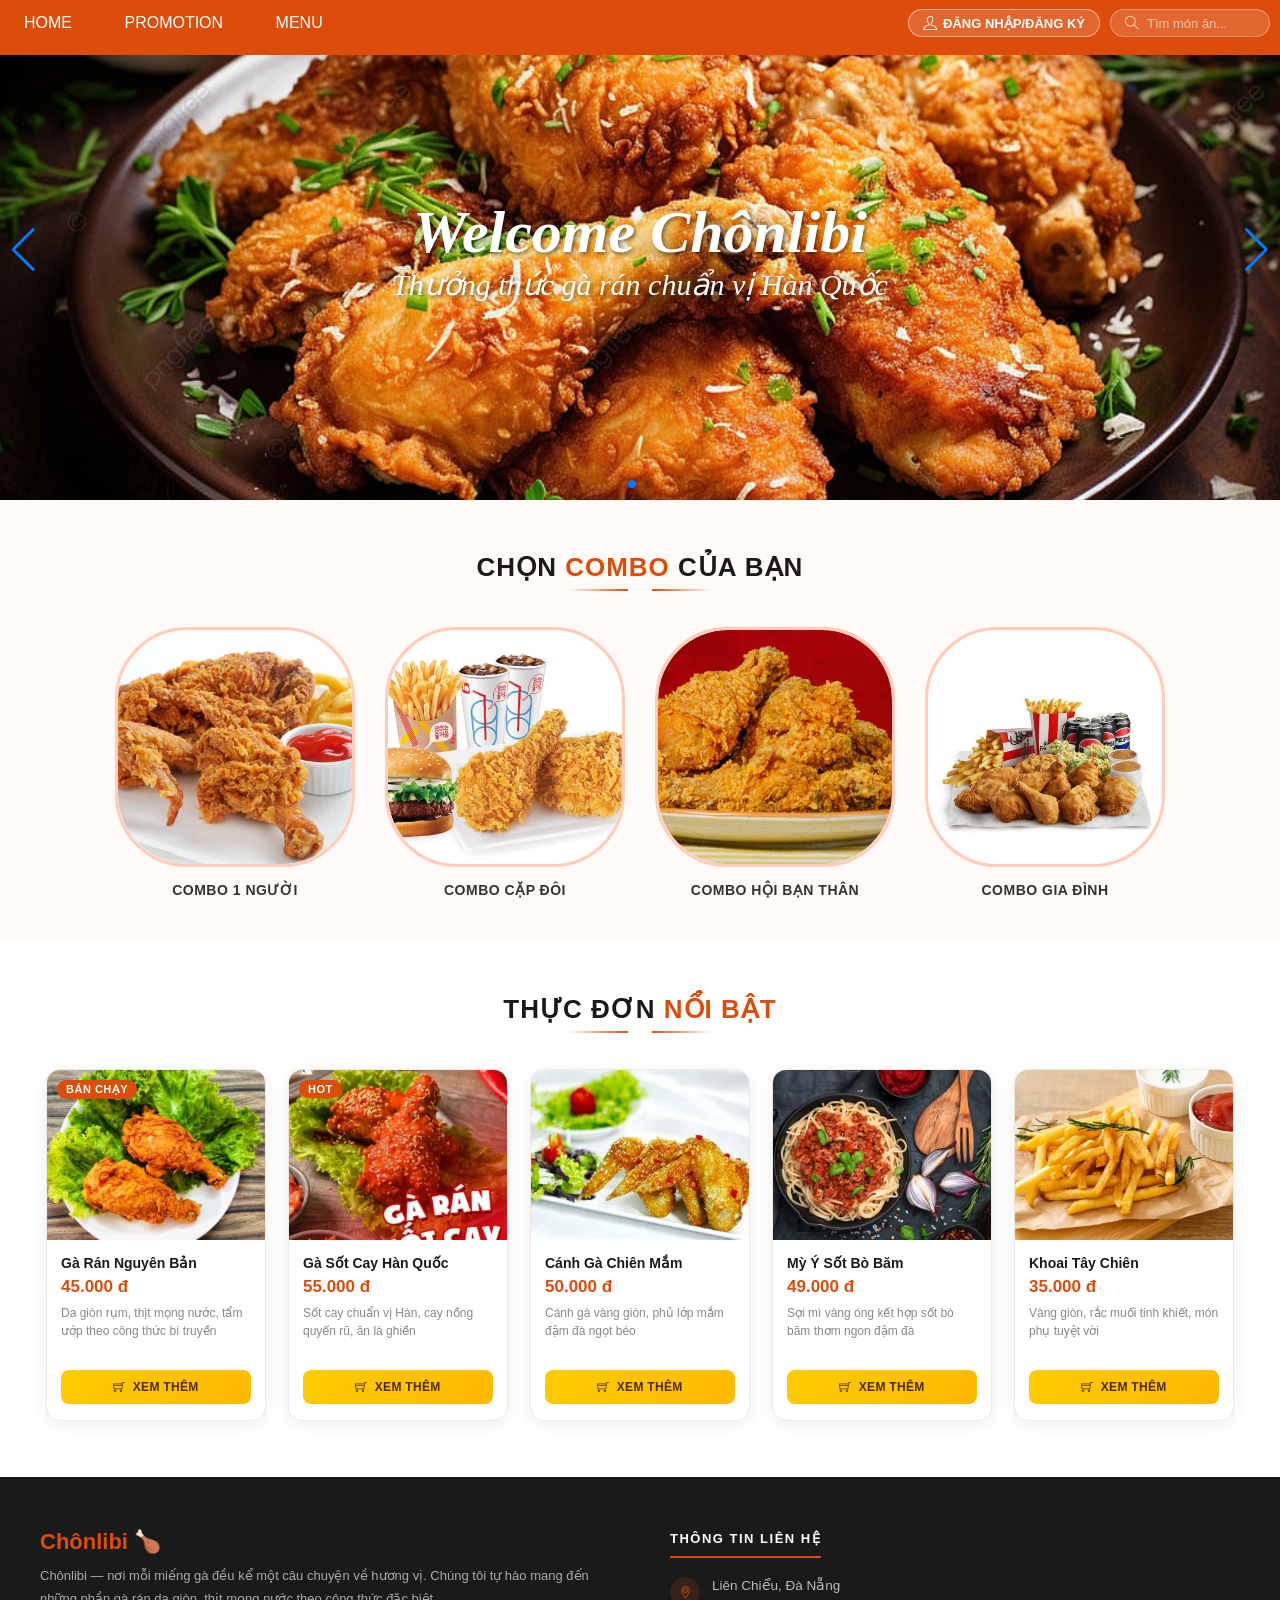
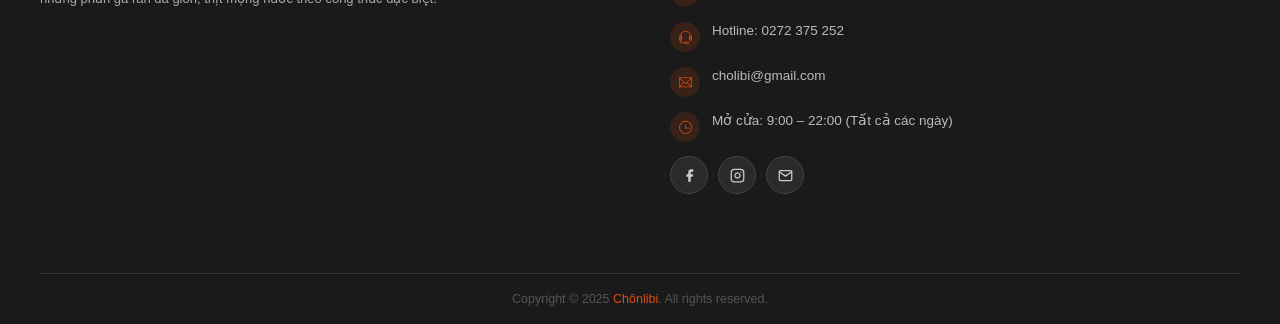
<file: html/admin.html>
<!DOCTYPE html>
<html lang="vi">
<head>
    <meta charset="UTF-8">
    <meta name="viewport" content="width=device-width, initial-scale=1.0">
    <title>Chônlibi — Quản Trị Hệ Thống</title>
    <meta name="description" content="Trang quản trị toàn diện cho chuỗi cửa hàng Chônlibi">
    <link rel="stylesheet" href="../asset/themify-icons/themify-icons.css">
    <link rel="stylesheet" href="../asset/css/admin.css">
    <link href="https://fonts.googleapis.com/css2?family=Inter:wght@400;500;600;700;800&display=swap" rel="stylesheet">
</head>
<body>

<!-- HEADER -->
<header class="adm-header">
    <div class="adm-header-brand">
        <span class="brand-logo"></span>
        Chônlibi <span class="brand-badge">ADMIN</span>
    </div>
    <div class="adm-header-right">
        <div class="header-time" id="adm-clock"></div>
        <div class="header-user">
            <div class="header-avatar" id="adm-avatar">A</div>
            <span id="adm-username"></span>
        </div>
        <button class="adm-logout-btn" id="btn-logout">
            <i class="ti-power-off"></i> Đăng Xuất
        </button>
    </div>
</header>

<div class="adm-body">

    <!-- SIDEBAR -->
    <aside class="adm-sidebar" id="adm-sidebar">
        <div class="sidebar-group">
            <div class="sidebar-section">Tổng Quan</div>
            <a class="sidebar-item active" data-section="dashboard" id="nav-dashboard">
                <i class="ti-home"></i><span>Dashboard</span>
            </a>
        </div>

        <div class="sidebar-group">
            <div class="sidebar-section">Cơ Cấu Hệ Thống</div>
            <a class="sidebar-item" data-section="stores" id="nav-stores">
                <i class="ti-map"></i><span>Chuỗi Cửa Hàng</span>
            </a>
            <a class="sidebar-item" data-section="products" id="nav-products">
                <i class="ti-menu"></i><span>Thực Đơn & Sản Phẩm</span>
            </a>
            <a class="sidebar-item" data-section="recipes" id="nav-recipes">
                <i class="ti-book"></i><span>Công Thức (Recipe)</span>
            </a>
        </div>

        <div class="sidebar-group">
            <div class="sidebar-section">Cung Ứng & Kho</div>
            <a class="sidebar-item" data-section="suppliers" id="nav-suppliers">
                <i class="ti-truck"></i><span>Nhà Cung Cấp</span>
            </a>
            <a class="sidebar-item" data-section="purchase-orders" id="nav-purchase-orders">
                <i class="ti-clipboard"></i><span>Phê Duyệt Đơn Mua</span>
                <span class="sidebar-badge" id="badge-po">2</span>
            </a>
            <a class="sidebar-item" data-section="inventory" id="nav-inventory">
                <i class="ti-package"></i><span>Lô Hàng & Kho</span>
            </a>
        </div>

        <div class="sidebar-group">
            <div class="sidebar-section">Nhân Sự</div>
            <a class="sidebar-item" data-section="employees" id="nav-employees">
                <i class="ti-id-badge"></i><span>Nhân Viên</span>
            </a>
            <a class="sidebar-item" data-section="shifts" id="nav-shifts">
                <i class="ti-calendar"></i><span>Ca Làm Việc</span>
            </a>
        </div>

        <div class="sidebar-group">
            <div class="sidebar-section">Marketing & CRM</div>
            <a class="sidebar-item" data-section="tickets" id="nav-tickets">
                <i class="ti-ticket"></i><span>Ưu Đãi & Mã Giảm Giá</span>
            </a>
        </div>

        <div class="sidebar-group">
            <div class="sidebar-section">Báo Cáo</div>
            <a class="sidebar-item" data-section="reports" id="nav-reports">
                <i class="ti-bar-chart"></i><span>Doanh Thu & Tài Chính</span>
            </a>
            <a class="sidebar-item" data-section="stock-movement" id="nav-stock-movement">
                <i class="ti-stats-up"></i><span>Biến Động Kho</span>
            </a>
        </div>

        <div class="sidebar-group">
            <a class="sidebar-item sidebar-home" href="./index.html">
                <i class="ti-arrow-left"></i><span>Về Trang Chủ</span>
            </a>
        </div>
    </aside>

    <!-- MAIN CONTENT -->
    <main class="adm-main">

        <!-- ══ 0. DASHBOARD ══ -->
        <section class="adm-section active" id="section-dashboard">
            <div class="page-header">
                <div>
                    <div class="page-title">Dashboard</div>
                    <div class="page-sub">Tổng quan hoạt động toàn chuỗi hôm nay</div>
                </div>
            </div>

            <div class="stats-grid" id="dash-stats"></div>

            <div class="two-col">
                <div class="panel">
                    <div class="panel-header">
                        <div class="panel-title"><i class="ti-package"></i> Đơn hàng gần đây</div>
                        <a class="panel-link" data-section="reports">Xem tất cả →</a>
                    </div>
                    <div class="tbl-wrap">
                        <table>
                            <thead><tr><th>Mã đơn</th><th>Cửa hàng</th><th>Tổng tiền</th><th>Trạng thái</th></tr></thead>
                            <tbody id="dash-bill-tbody"></tbody>
                        </table>
                    </div>
                </div>
                <div class="panel">
                    <div class="panel-header">
                        <div class="panel-title"><i class="ti-alert"></i> Lô hàng sắp hết hạn</div>
                    </div>
                    <div class="tbl-wrap">
                        <table>
                            <thead><tr><th>Nguyên liệu</th><th>Cửa hàng</th><th>Hết hạn</th><th>SL</th></tr></thead>
                            <tbody id="dash-exp-tbody"></tbody>
                        </table>
                    </div>
                </div>
            </div>
        </section>

        <!-- CHUỖI CỬA HÀNG -->
        <section class="adm-section" id="section-stores">
            <div class="page-header">
                <div>
                    <div class="page-title">Quản Lý Chuỗi Cửa Hàng</div>
                    <div class="page-sub">Thêm, chỉnh sửa thông tin các chi nhánh và tiện ích</div>
                </div>
                <button class="btn-primary" id="btn-add-store"><i class="ti-plus"></i> Thêm Chi Nhánh</button>
            </div>
            <div class="store-cards" id="store-cards"></div>
        </section>

        <!--THỰC ĐƠN & SẢN PHẨM -->
        <section class="adm-section" id="section-products">
            <div class="page-header">
                <div>
                    <div class="page-title">Thực Đơn & Sản Phẩm</div>
                    <div class="page-sub">Quản lý danh mục, sản phẩm và biến thể (Size S/M/L)</div>
                </div>
                <div class="btn-group">
                    <button class="btn-outline" id="btn-add-cat"><i class="ti-plus"></i> Danh Mục</button>
                    <button class="btn-primary" id="btn-add-product"><i class="ti-plus"></i> Sản Phẩm</button>
                </div>
            </div>

            <div class="two-col">
                <div class="panel" style="max-width:260px;flex-shrink:0;">
                    <div class="panel-header"><div class="panel-title">Danh Mục</div></div>
                    <ul class="cat-list" id="cat-list"></ul>
                </div>
                <div class="panel" style="flex:1;">
                    <div class="panel-header">
                        <div class="panel-title">Danh Sách Sản Phẩm</div>
                        <input class="search-input" id="product-search" placeholder="🔍 Tìm sản phẩm...">
                    </div>
                    <div class="tbl-wrap">
                        <table>
                            <thead><tr><th>#</th><th>Tên sản phẩm</th><th>Danh mục</th><th>Biến thể</th><th>Giá từ</th><th>Trạng thái</th><th>Thao tác</th></tr></thead>
                            <tbody id="product-tbody"></tbody>
                        </table>
                    </div>
                </div>
            </div>
        </section>

        <!--CÔNG THỨC RECIPE-->
        <section class="adm-section" id="section-recipes">
            <div class="page-header">
                <div>
                    <div class="page-title">Công Thức Chế Biến (Recipe)</div>
                    <div class="page-sub">Chỉ Admin mới có quyền định nghĩa nguyên liệu cho từng món</div>
                </div>
                <button class="btn-primary" id="btn-add-recipe"><i class="ti-plus"></i> Thêm Công Thức</button>
            </div>
            <div class="panel">
                <div class="panel-header"><div class="panel-title">Danh Sách Công Thức</div></div>
                <div class="tbl-wrap">
                    <table>
                        <thead><tr><th>Sản Phẩm</th><th>Nguyên Liệu</th><th>Định Lượng</th><th>Đơn Vị</th><th>Thao Tác</th></tr></thead>
                        <tbody id="recipe-tbody"></tbody>
                    </table>
                </div>
            </div>
        </section>

        <!--NHÀ CUNG CẤP -->
        <section class="adm-section" id="section-suppliers">
            <div class="page-header">
                <div>
                    <div class="page-title">Quản Lý Nhà Cung Cấp</div>
                    <div class="page-sub">Thông tin đối tác cung cấp nguyên liệu</div>
                </div>
                <button class="btn-primary" id="btn-add-supplier"><i class="ti-plus"></i> Thêm NCC</button>
            </div>
            <div class="panel">
                <div class="panel-header"><div class="panel-title">Danh Sách Nhà Cung Cấp</div></div>
                <div class="tbl-wrap">
                    <table>
                        <thead><tr><th>#</th><th>Tên NCC</th><th>Liên hệ</th><th>SĐT</th><th>Email</th><th>Nguyên liệu cung cấp</th><th>Thao tác</th></tr></thead>
                        <tbody id="supplier-tbody"></tbody>
                    </table>
                </div>
            </div>
        </section>

        <!-- PHÊ DUYỆT ĐƠN MUA-->
        <section class="adm-section" id="section-purchase-orders">
            <div class="page-header">
                <div>
                    <div class="page-title">Phê Duyệt Đơn Mua Hàng (PO)</div>
                    <div class="page-sub">Xem xét và phê duyệt các đề xuất nhập hàng từ nhân viên</div>
                </div>
            </div>
            <div class="filter-tabs" id="po-filter-tabs" style="margin-bottom:16px;">
                <button class="ftab active" data-filter="pending">Chờ Duyệt</button>
                <button class="ftab" data-filter="approved">Đã Duyệt</button>
                <button class="ftab" data-filter="rejected">Đã Từ Chối</button>
                <button class="ftab" data-filter="all">Tất Cả</button>
            </div>
            <div class="panel">
                <div class="tbl-wrap">
                    <table>
                        <thead><tr><th>Mã PO</th><th>Chi Nhánh</th><th>NCC</th><th>Nguyên Liệu</th><th>Số Lượng</th><th>Tổng Tiền</th><th>Đề Xuất Bởi</th><th>Ngày</th><th>Trạng Thái</th><th>Hành Động</th></tr></thead>
                        <tbody id="po-tbody"></tbody>
                    </table>
                </div>
            </div>
        </section>

        <!--LÔ HÀNG & KHO -->
        <section class="adm-section" id="section-inventory">
            <div class="page-header">
                <div>
                    <div class="page-title">Kiểm Soát Lô Hàng & Kho</div>
                    <div class="page-sub">Theo dõi hạn sử dụng (Exp) và giá vốn (UnitCost) toàn hệ thống</div>
                </div>
            </div>
            <div class="stats-grid" id="inv-stats"></div>
            <div class="panel">
                <div class="panel-header">
                    <div class="panel-title">Danh Sách Lô Hàng</div>
                    <div class="filter-tabs">
                        <button class="ftab active" data-filter="all" id="inv-filter-all">Tất Cả</button>
                        <button class="ftab" data-filter="expiring" id="inv-filter-exp">Sắp Hết Hạn</button>
                        <button class="ftab" data-filter="expired" id="inv-filter-expired">Đã Hết Hạn</button>
                    </div>
                </div>
                <div class="tbl-wrap">
                    <table>
                        <thead><tr><th>Mã Lô</th><th>Nguyên Liệu</th><th>Cửa Hàng</th><th>NCC</th><th>Số Lượng</th><th>Đơn Vị</th><th>Giá Vốn/Đơn Vị</th><th>Ngày Nhập</th><th>Hết Hạn</th><th>Tình Trạng</th></tr></thead>
                        <tbody id="inv-tbody"></tbody>
                    </table>
                </div>
            </div>
        </section>

        <!--NHÂN VIÊN-->
        <section class="adm-section" id="section-employees">
            <div class="page-header">
                <div>
                    <div class="page-title">Quản Lý Nhân Viên</div>
                    <div class="page-sub">Tạo tài khoản, quản lý thông tin và gán nhân viên vào chi nhánh</div>
                </div>
                <button class="btn-primary" id="btn-add-emp"><i class="ti-plus"></i> Thêm Nhân Viên</button>
            </div>
            <div class="panel">
                <div class="panel-header">
                    <div class="panel-title">Danh Sách Nhân Viên</div>
                    <input class="search-input" id="emp-search" placeholder="🔍 Tìm nhân viên...">
                </div>
                <div class="tbl-wrap">
                    <table>
                        <thead><tr><th>#</th><th>Họ Tên</th><th>Chức Vụ</th><th>Chi Nhánh</th><th>SĐT</th><th>Email</th><th>Ngày Vào</th><th>Trạng Thái</th><th>Thao Tác</th></tr></thead>
                        <tbody id="emp-tbody"></tbody>
                    </table>
                </div>
            </div>
        </section>

        <!--CA LÀM VIỆC-->
        <section class="adm-section" id="section-shifts">
            <div class="page-header">
                <div>
                    <div class="page-title">Điều Phối Ca Làm Việc</div>
                    <div class="page-sub">Lịch trình ca theo tuần, hỗ trợ tính lương và đánh giá hiệu suất</div>
                </div>
                <button class="btn-primary" id="btn-add-shift"><i class="ti-plus"></i> Thêm Ca</button>
            </div>
            <div class="two-col" style="align-items:flex-start;">
                <div class="panel" style="max-width:300px;flex-shrink:0;">
                    <div class="panel-header"><div class="panel-title">Định Nghĩa Ca</div></div>
                    <ul class="shift-def-list" id="shift-def-list"></ul>
                </div>
                <div class="panel" style="flex:1;">
                    <div class="panel-header"><div class="panel-title">Lịch Ca Tuần Này</div></div>
                    <div class="tbl-wrap">
                        <table>
                            <thead><tr><th>Nhân Viên</th><th>Chi Nhánh</th><th>Ca</th><th>Ngày</th><th>Check-in</th><th>Check-out</th><th>Trạng Thái</th></tr></thead>
                            <tbody id="shift-tbody"></tbody>
                        </table>
                    </div>
                </div>
            </div>
        </section>

        <!--ƯU ĐÃI & MÃ GIẢM GIÁ -->
        <section class="adm-section" id="section-tickets">
            <div class="page-header">
                <div>
                    <div class="page-title">Quản Lý Ưu Đãi & Mã Giảm Giá</div>
                    <div class="page-sub">Thiết lập chương trình khuyến mãi, mã giảm giá và thời hạn</div>
                </div>
                <button class="btn-primary" id="btn-add-ticket"><i class="ti-plus"></i> Tạo Ưu Đãi</button>
            </div>
            <div class="ticket-cards" id="ticket-cards"></div>
            <div class="panel" style="margin-top:20px;">
                <div class="panel-header"><div class="panel-title">Tất Cả Mã Ưu Đãi</div></div>
                <div class="tbl-wrap">
                    <table>
                        <thead><tr><th>Mã Code</th><th>Tên Chương Trình</th><th>Giảm Giá</th><th>Bắt Đầu</th><th>Hết Hạn</th><th>Đã Dùng / Tổng</th><th>Trạng Thái</th><th>Thao Tác</th></tr></thead>
                        <tbody id="ticket-tbody"></tbody>
                    </table>
                </div>
            </div>
        </section>

        <!--DOANH THU & TÀI CHÍNH-->
        <section class="adm-section" id="section-reports">
            <div class="page-header">
                <div>
                    <div class="page-title">Báo Cáo Doanh Thu & Tài Chính</div>
                    <div class="page-sub">Tổng hợp từ hóa đơn (Bill), đối soát tiền nhận / tiền thối</div>
                </div>
                <div class="btn-group">
                    <select class="search-input" id="report-store-filter" style="width:160px;">
                        <option value="all">Tất cả chi nhánh</option>
                    </select>
                    <select class="search-input" id="report-period" style="width:140px;">
                        <option value="today">Hôm nay</option>
                        <option value="week" selected>Tuần này</option>
                        <option value="month">Tháng này</option>
                    </select>
                </div>
            </div>
            <div class="stats-grid" id="report-stats"></div>
            <div class="panel">
                <div class="panel-header"><div class="panel-title">Chi Tiết Hóa Đơn (Bill)</div></div>
                <div class="tbl-wrap">
                    <table>
                        <thead><tr><th>Mã Bill</th><th>Cửa Hàng</th><th>Nhân Viên</th><th>Tổng Tiền</th><th>Tiền Nhận</th><th>Tiền Thối</th><th>Phương Thức TT</th><th>Ngày</th><th>Trạng Thái</th></tr></thead>
                        <tbody id="bill-tbody"></tbody>
                    </table>
                </div>
            </div>
        </section>

        <!--BIẾN ĐỘNG KHO-->
        <section class="adm-section" id="section-stock-movement">
            <div class="page-header">
                <div>
                    <div class="page-title">Phân Tích Biến Động Kho</div>
                    <div class="page-sub">Theo dõi hao hụt nguyên liệu, phát hiện gian lận trong chế biến</div>
                </div>
                <select class="search-input" id="sm-store-filter" style="width:200px;">
                    <option value="all">Tất cả chi nhánh</option>
                </select>
            </div>
            <div class="stats-grid" id="sm-stats"></div>
            <div class="panel">
                <div class="panel-header"><div class="panel-title">Lịch Sử Biến Động</div></div>
                <div class="tbl-wrap">
                    <table>
                        <thead><tr><th>Nguyên Liệu</th><th>Cửa Hàng</th><th>Loại</th><th>Số Lượng</th><th>Đơn Vị</th><th>Lý Do</th><th>Nhân Viên</th><th>Ngày</th></tr></thead>
                        <tbody id="sm-tbody"></tbody>
                    </table>
                </div>
            </div>
        </section>

    </main>
</div>

<!-- ══ MODAL OVERLAY ══ -->
<div class="modal-overlay" id="modal-overlay">
    <div class="modal-box" id="modal-box">
        <div class="modal-header">
            <div class="modal-title" id="modal-title">Modal</div>
            <button class="modal-close" id="modal-close">×</button>
        </div>
        <div class="modal-body" id="modal-body"></div>
        <div class="modal-footer">
            <button class="btn-outline" id="modal-cancel">Huỷ</button>
            <button class="btn-primary" id="modal-confirm">Xác Nhận</button>
        </div>
    </div>
</div>

<!-- TOAST -->
<div class="toast-container" id="toast-container"></div>

<script src="../asset/js/api.js"></script>
<script src="../asset/js/admin.js"></script>
</body>
</html>
</file>
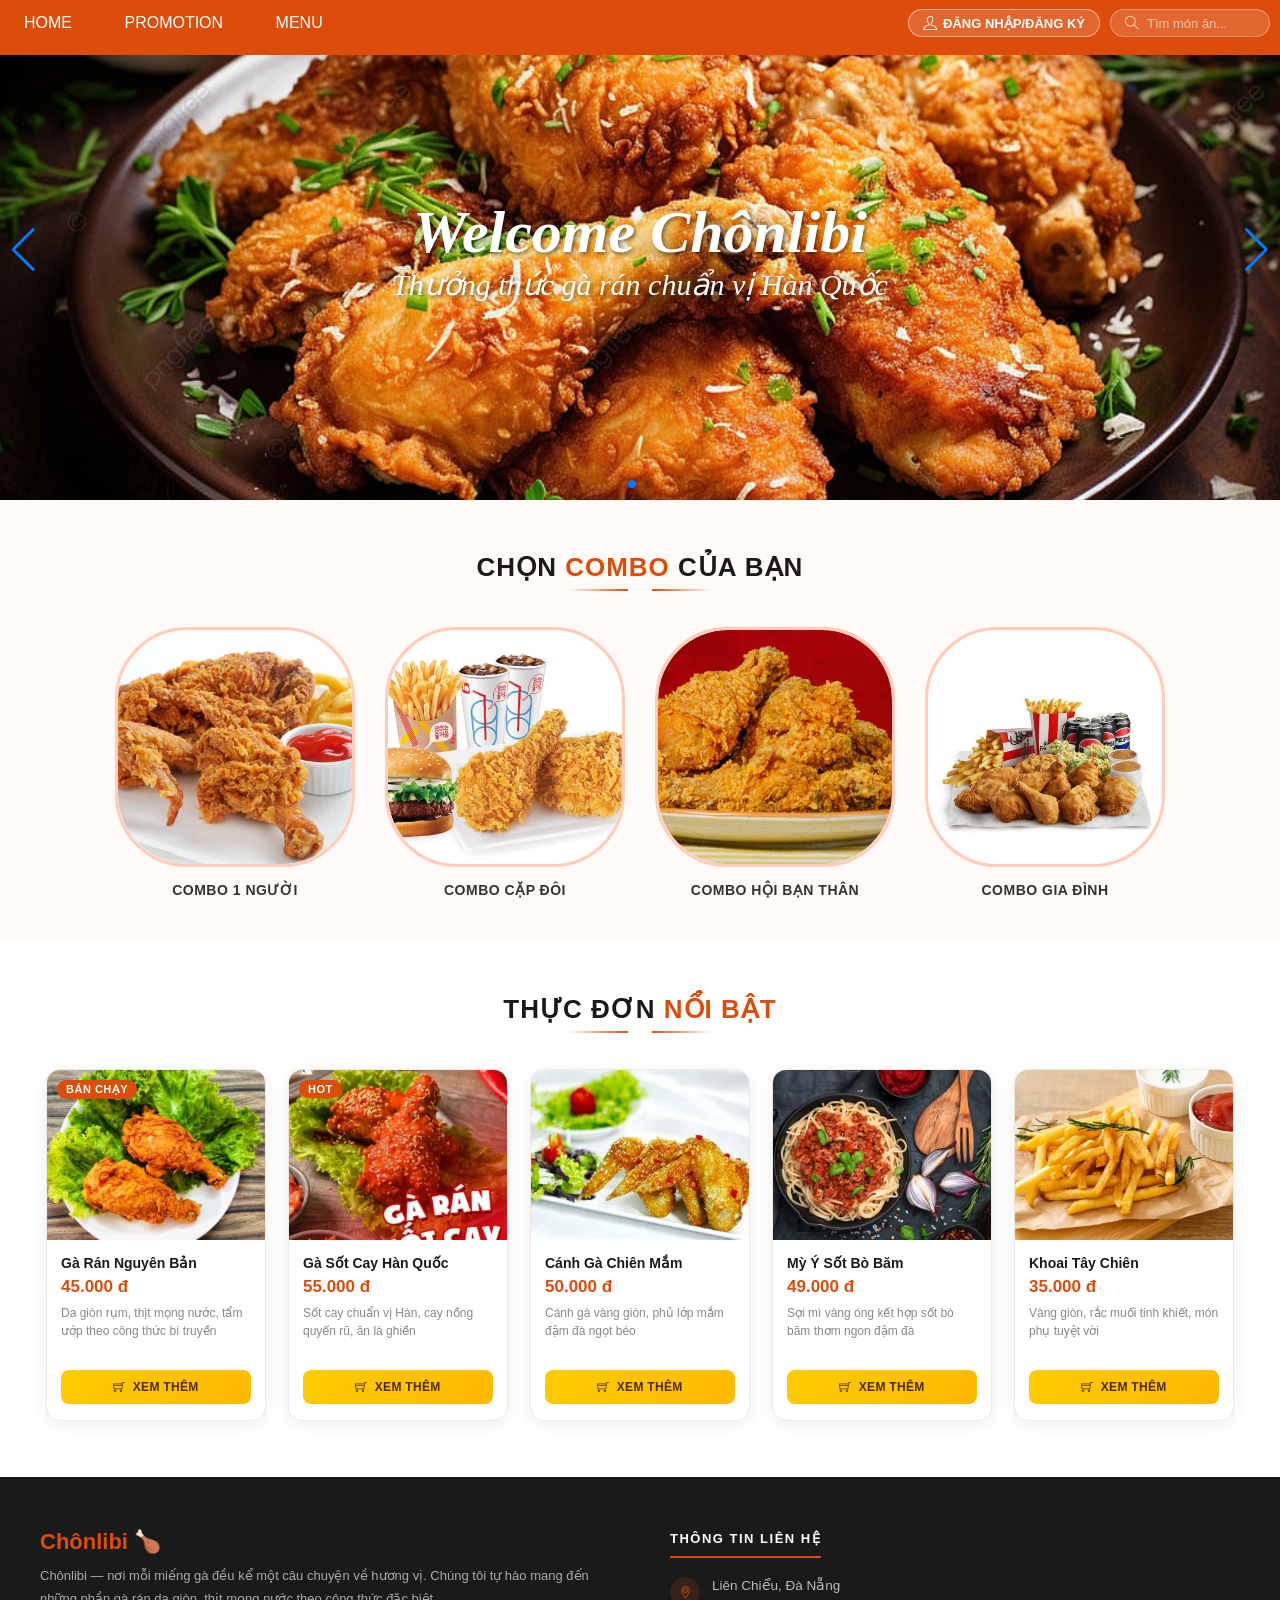
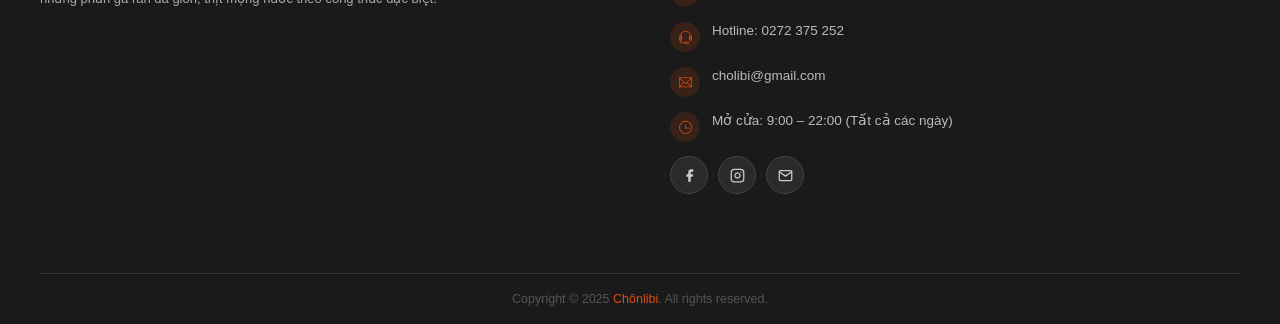
<file: html/employee.html>
<!DOCTYPE html>
<html lang="vi">
<head>
    <meta charset="UTF-8">
    <meta name="viewport" content="width=device-width, initial-scale=1.0">
    <title>Chônlibi — Nhân Viên</title>
    <meta name="description" content="Giao diện nhân viên Chônlibi — quản lý hóa đơn, bàn, đặt bàn, kho và giao hàng.">
    <link rel="preconnect" href="https://fonts.googleapis.com">
    <link href="https://fonts.googleapis.com/css2?family=Inter:wght@400;500;600;700;800&display=swap" rel="stylesheet">
    <link rel="stylesheet" href="../asset/themify-icons/themify-icons.css">
    <link rel="stylesheet" href="../asset/css/employee.css">
</head>
<body>

<!--HEADER -->
<header class="emp-header">
    <a href="index.html" class="emp-brand">
        Chônlibi 🍗
        <span class="emp-brand-badge">Nhân Viên</span>
    </a>
    <div class="emp-header-right">
        <span class="emp-header-greeting">Xin chào, <strong id="header-name">...</strong></span>
        <button class="emp-logout-btn" onclick="logout()">Đăng Xuất</button>
    </div>
</header>

<!-- SIDEBAR  -->
<aside class="emp-sidebar">
    <div class="sidebar-group-label">Bán hàng & Phục vụ</div>

    <div class="sidebar-item active" id="tab-invoice" onclick="showTab('invoice')">
        <i class="ti-receipt"></i> Lập hóa đơn
    </div>
    <div class="sidebar-item" id="tab-table" onclick="showTab('table')">
        <i class="ti-layout-grid2"></i> Sơ đồ bàn
    </div>


    <!-- Group 2: Kho -->
    <div class="sidebar-group-label">Kho & Cung ứng</div>

    <div class="sidebar-item" id="tab-warehouse" onclick="showTab('warehouse')">
        <i class="ti-package"></i> Nhập kho
    </div>
    <div class="sidebar-item" id="tab-stockmove" onclick="showTab('stockmove')">
        <i class="ti-arrow-circle-right"></i> Biến động kho
    </div>

    <!-- Group 3: Vận hành -->
    <div class="sidebar-group-label">Vận hành & Logistics</div>

    <div class="sidebar-item" id="tab-delivery" onclick="showTab('delivery')">
        <i class="ti-truck"></i> Giao hàng
    </div>

</aside>

<!-- ══ MAIN ════════════════════════════════════════════ -->
<main class="emp-main">
    <section class="emp-section active" id="section-invoice">
        <h1 class="page-heading"><i class="ti-receipt"></i> Lập <span>Hóa Đơn</span></h1>

        <div class="stats-row">
            <div class="stat-card">
                <div class="stat-icon orange"><i class="ti-receipt"></i></div>
                <div><div class="stat-num" id="stat-inv-count">0</div><div class="stat-lbl">Hóa đơn hôm nay</div></div>
            </div>
            <div class="stat-card">
                <div class="stat-icon green"><i class="ti-money"></i></div>
                <div><div class="stat-num" id="stat-inv-revenue">0đ</div><div class="stat-lbl">Doanh thu hôm nay</div></div>
            </div>
        </div>

        <div class="two-col">
            <!-- Tạo hóa đơn -->
            <div class="panel">
                <div class="panel-header">
                    <span class="panel-title">🛒 Tạo hóa đơn mới</span>
                </div>
                <div class="panel-body">
                    <div class="form-row">
                        <div class="form-row-2">
                            <div class="form-group">
                                <label>Tên khách hàng</label>
                                <input type="text" id="inv-customer" placeholder="Nguyễn Văn A">
                            </div>
                            <div class="form-group">
                                <label>Số điện thoại</label>
                                <input type="tel" id="inv-phone" placeholder="0947 xxx xxx">
                            </div>
                        </div>
                        <div class="form-row-3">
                            <div class="form-group">
                                <label>Loại đơn</label>
                                <select id="inv-type">
                                    <option value="dine-in">Tại quán</option>
                                    <option value="takeaway">Mang về</option>
                                    <option value="delivery">Giao hàng</option>
                                </select>
                            </div>
                            <div class="form-group">
                                <label>Mã giảm giá</label>
                                <input type="text" id="inv-ticket" placeholder="WELCOME20">
                            </div>
                            <div class="form-group">
                                <label>Số bàn</label>
                                <input type="text" id="inv-table" placeholder="B1">
                            </div>
                        </div>
                    </div>

                    <div style="margin-top:16px">
                        <div class="panel-title" style="margin-bottom:10px">📋 Chọn món</div>
                        <div id="inv-menu"></div>
                    </div>
                </div>

                <div class="inv-total-bar">
                    <span>Tổng cộng (VAT 10%)</span>
                    <span class="inv-total-val" id="inv-total">0 đ</span>
                </div>
                <div class="panel-body" style="padding-top:12px">
                    <div class="form-row-2">
                        <div class="form-group">
                            <label>Tiền nhận</label>
                            <input type="number" id="inv-received" placeholder="0" oninput="calcChange()">
                        </div>
                        <div class="form-group">
                            <label>Tiền thối</label>
                            <input type="number" id="inv-change" placeholder="0" readonly style="background:#f9f9f9">
                        </div>
                    </div>
                    <button class="btn btn-primary" style="width:100%;margin-top:10px" onclick="createInvoice()">
                        <i class="ti-check"></i> Xuất hóa đơn
                    </button>
                </div>
            </div>

            <!-- Dsách hóa đơn -->
            <div class="panel">
                <div class="panel-header"><span class="panel-title">📄 Hóa đơn trong ngày</span></div>
                <div class="tbl-wrap">
                    <table>
                        <thead>
                            <tr>
                                <th>Mã HD</th>
                                <th>Khách hàng</th>
                                <th>Tổng tiền</th>
                                <th>Loại</th>
                                <th>Giờ</th>
                            </tr>
                        </thead>
                        <tbody id="invoice-tbody">
                            <tr><td colspan="5" class="tbl-empty">Chưa có hóa đơn</td></tr>
                        </tbody>
                    </table>
                </div>
            </div>
        </div>
    </section>


    <section class="emp-section" id="section-table">
        <h1 class="page-heading"><i class="ti-layout-grid2"></i> Sơ Đồ <span>Bàn</span></h1>

        <div class="panel" style="margin-bottom:16px">
            <div class="panel-header">
                <span class="panel-title">Chú thích trạng thái</span>
                <div style="display:flex;gap:10px;flex-wrap:wrap">
                    <span class="badge badge-green">Trống</span>
                    <span class="badge badge-orange">Đang phục vụ</span>
                    <span class="badge badge-blue">Đã đặt trước</span>
                </div>
            </div>
        </div>

        <div class="panel">
            <div class="panel-header">
                <span class="panel-title">🪑 Sơ đồ bàn — Tầng 1</span>
                <button class="btn btn-primary btn-sm" onclick="openTableModal()"><i class="ti-plus"></i> Thêm bàn</button>
            </div>
            <div class="panel-body">
                <div class="table-grid" id="table-grid"></div>
            </div>
        </div>
    </section>



    <!-- ═══════════════════════════════════════════════ -->
    <!-- 4. NHẬP KHO                                      -->
    <!-- ═══════════════════════════════════════════════ -->
    <section class="emp-section" id="section-warehouse">
        <h1 class="page-heading"><i class="ti-package"></i> Nhập <span>Kho</span></h1>

        <div class="two-col">
            <!-- Form nhập kho -->
            <div class="panel">
                <div class="panel-header"><span class="panel-title">📦 Tạo phiếu nhập kho (Receipt)</span></div>
                <div class="panel-body">
                    <div class="form-row">
                        <div class="form-row-2">
                            <div class="form-group">
                                <label>Nhà cung cấp *</label>
                                <input type="text" id="wh-supplier" placeholder="Cty Gà Sạch">
                            </div>
                            <div class="form-group">
                                <label>Người nhận hàng *</label>
                                <input type="text" id="wh-receiver" placeholder="Tên nhân viên">
                            </div>
                        </div>
                        <div class="form-group">
                            <label>Tên hàng hóa (Inventory Batch) *</label>
                            <input type="text" id="wh-items" placeholder="VD: Gà tươi 50kg, Dầu ăn 20L...">
                        </div>
                        <div class="form-row-3">
                            <div class="form-group">
                                <label>Số lượng thực nhập</label>
                                <input type="number" id="wh-qty" placeholder="50" min="0">
                            </div>
                            <div class="form-group">
                                <label>Đơn giá (UnitCost)</label>
                                <input type="number" id="wh-cost" placeholder="50000" min="0">
                            </div>
                            <div class="form-group">
                                <label>Đơn vị</label>
                                <select id="wh-unit">
                                    <option value="kg">kg</option>
                                    <option value="lít">lít</option>
                                    <option value="túi">túi</option>
                                    <option value="thùng">thùng</option>
                                    <option value="cái">cái</option>
                                </select>
                            </div>
                        </div>
                        <div class="form-row-2">
                            <div class="form-group">
                                <label>Ngày sản xuất (Mfd)</label>
                                <input type="date" id="wh-mfd">
                            </div>
                            <div class="form-group">
                                <label>Hạn sử dụng (Exp)</label>
                                <input type="date" id="wh-exp">
                            </div>
                        </div>
                        <div class="form-group">
                            <label>Ghi chú</label>
                            <textarea id="wh-note" placeholder="Ghi chú thêm về lô hàng..."></textarea>
                        </div>
                        <button class="btn btn-primary" onclick="confirmWarehouse()">
                            <i class="ti-check"></i> Xác nhận nhập kho
                        </button>
                    </div>
                </div>
            </div>

            <!-- Lịch sử nhập kho -->
            <div class="panel">
                <div class="panel-header"><span class="panel-title">📋 Lịch sử nhập kho</span></div>
                <div class="tbl-wrap">
                    <table>
                        <thead>
                            <tr>
                                <th>Nhà CC</th>
                                <th>Hàng hóa</th>
                                <th>SL</th>
                                <th>Đơn giá</th>
                                <th>Người nhận</th>
                                <th>Thời gian</th>
                            </tr>
                        </thead>
                        <tbody id="warehouse-tbody">
                            <tr><td colspan="6" class="tbl-empty">Chưa có dữ liệu</td></tr>
                        </tbody>
                    </table>
                </div>
            </div>
        </div>
    </section>

    <!-- ═══════════════════════════════════════════════ -->
    <!-- 5. BIẾN ĐỘNG KHO                                -->
    <!-- ═══════════════════════════════════════════════ -->
    <section class="emp-section" id="section-stockmove">
        <h1 class="page-heading"><i class="ti-arrow-circle-right"></i> Biến Động <span>Kho</span></h1>

        <div class="two-col">
            <!-- Form ghi biến động -->
            <div class="panel">
                <div class="panel-header"><span class="panel-title">📊 Ghi nhận biến động (StockMovement)</span></div>
                <div class="panel-body">
                    <div class="form-row">
                        <div class="form-group">
                            <label>Tên nguyên liệu *</label>
                            <input type="text" id="sm-item" placeholder="Gà tươi, Dầu ăn...">
                        </div>
                        <div class="form-row-2">
                            <div class="form-group">
                                <label>Loại biến động</label>
                                <select id="sm-type">
                                    <option value="import">Nhập mới (+)</option>
                                    <option value="consume">Chế biến món (−)</option>
                                    <option value="waste">Hao hụt (−)</option>
                                    <option value="adjust">Điều chỉnh</option>
                                </select>
                            </div>
                            <div class="form-group">
                                <label>Thay đổi số lượng (QtyChange)</label>
                                <input type="number" id="sm-qty" placeholder="5">
                            </div>
                        </div>
                        <div class="form-group">
                            <label>Đơn vị</label>
                            <select id="sm-unit">
                                <option value="kg">kg</option>
                                <option value="lít">lít</option>
                                <option value="cái">cái</option>
                                <option value="gói">gói</option>
                            </select>
                        </div>
                        <div class="form-group">
                            <label>Ghi chú lý do *</label>
                            <textarea id="sm-note" placeholder="Lý do thay đổi số lượng kho..."></textarea>
                        </div>
                        <button class="btn btn-primary" onclick="addStockMovement()">
                            <i class="ti-plus"></i> Ghi nhận biến động
                        </button>
                    </div>
                </div>
            </div>

            <!-- Nhật ký biến động -->
            <div class="panel">
                <div class="panel-header"><span class="panel-title">📋 Nhật ký biến động kho</span></div>
                <div class="tbl-wrap">
                    <table>
                        <thead>
                            <tr>
                                <th>Nguyên liệu</th>
                                <th>Loại</th>
                                <th>SL thay đổi</th>
                                <th>Lý do</th>
                                <th>Thời gian</th>
                            </tr>
                        </thead>
                        <tbody id="stockmove-tbody">
                            <tr><td colspan="5" class="tbl-empty">Chưa có dữ liệu</td></tr>
                        </tbody>
                    </table>
                </div>
            </div>
        </div>
    </section>

    <!-- ═══════════════════════════════════════════════ -->
    <!-- 6. GIAO HÀNG                                    -->
    <!-- ═══════════════════════════════════════════════ -->
    <section class="emp-section" id="section-delivery">
        <h1 class="page-heading"><i class="ti-truck"></i> Quản Lý <span>Giao Hàng</span></h1>

        <div class="panel" style="margin-bottom:20px">
            <div class="panel-header"><span class="panel-title">🔄 Đơn đang chờ giao</span></div>
            <div id="delivery-pending-list" class="panel-body"></div>
        </div>

        <div class="panel">
            <div class="panel-header">
                <span class="panel-title">✅ Lịch sử giao hàng đã hoàn thành</span>
            </div>
            <div class="tbl-wrap">
                <table>
                    <thead>
                        <tr>
                            <th>Mã đơn</th>
                            <th>Khách hàng</th>
                            <th>Địa chỉ</th>
                            <th>Giao lúc</th>
                            <th>Nhân viên giao</th>
                            <th>Ghi chú</th>
                        </tr>
                    </thead>
                    <tbody id="delivery-done-tbody">
                        <tr><td colspan="6" class="tbl-empty">Chưa có lịch sử</td></tr>
                    </tbody>
                </table>
            </div>
        </div>
    </section>

</main>

<!-- ══ TOAST ═══════════════════════════════════════════ -->
<div id="emp-toast"></div>

<script src="../asset/js/api.js"></script>
<script src="../asset/js/employee.js"></script>
</body>
</html>
</file>
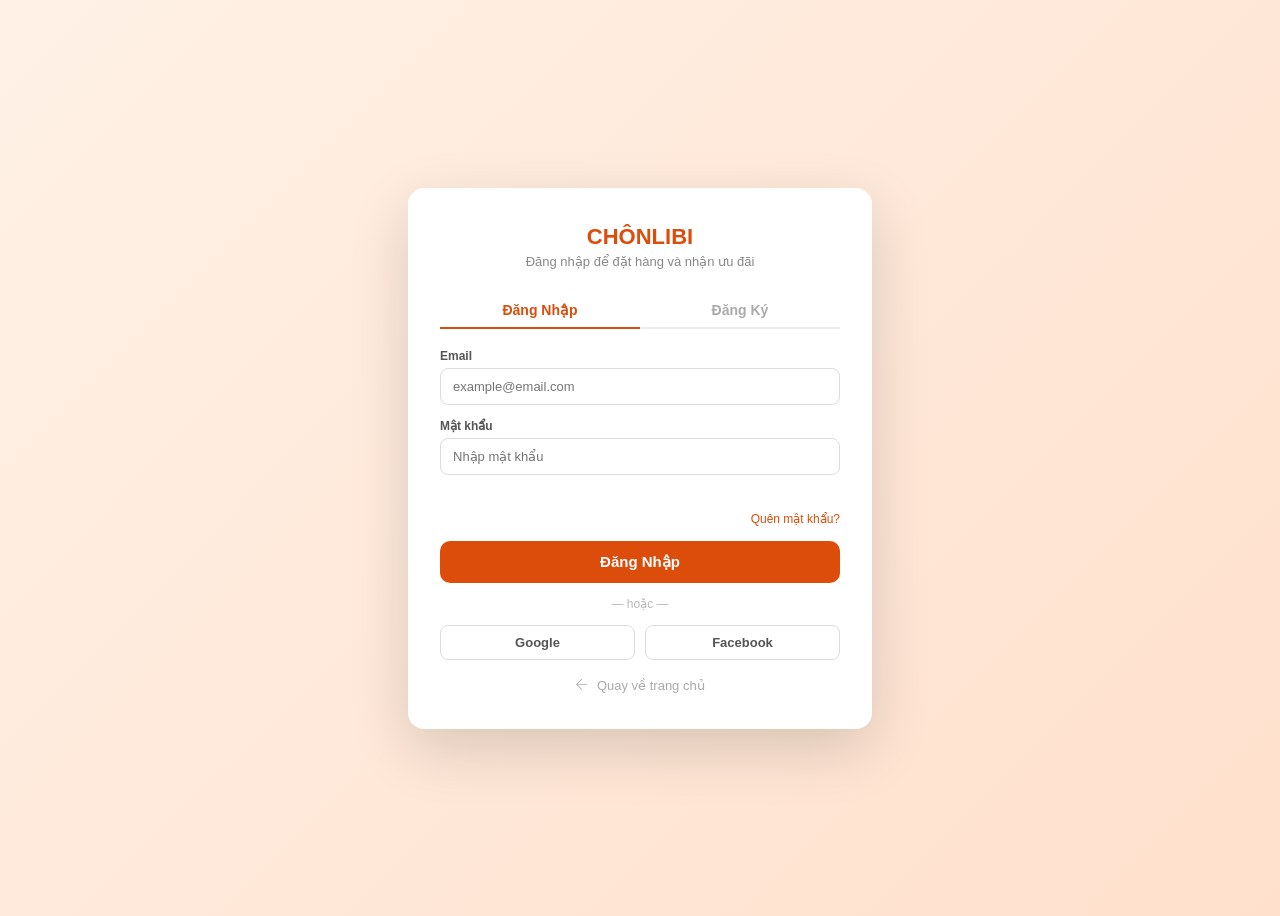
<file: html/login.html>
<!DOCTYPE html>
<html>
<head>
    <meta charset="UTF-8">
    <meta name="viewport" content="width=device-width, initial-scale=1.0">
    <title>Đăng Nhập / Đăng Ký — Chônlibi </title>
    <link rel="stylesheet" href="../asset/themify-icons/themify-icons.css">
    <link rel="stylesheet" href="../asset/css/login.css">
</head>
<body>

    <div class="login-page-box">

        <div class="modal-logo">CHÔNLIBI</div>
        <div class="modal-subtitle">Đăng nhập để đặt hàng và nhận ưu đãi</div>

        <div class="modal-tabs">
            <button class="modal-tab active" data-tab="login">Đăng Nhập</button>
            <button class="modal-tab" data-tab="register">Đăng Ký</button>
        </div>

        <!-- Tab Đăng Nhập -->
        <div class="modal-panel active" id="panel-login">
            <div class="form-group">
                <label>Email</label>
                <input type="email" id="login-email" placeholder="example@email.com">
            </div>
            <div class="form-group">
                <label>Mật khẩu</label>
                <input type="password" id="login-password" placeholder="Nhập mật khẩu">
            </div>
            <p id="login-error" class="form-error"></p>
            <div class="form-forgot"><a href="">Quên mật khẩu?</a></div>
            <button class="form-submit" id="btn-login">Đăng Nhập</button>
            <div class="form-divider">— hoặc —</div>
            <div class="form-social">
                <button class="social-btn">Google</button>
                <button class="social-btn">Facebook</button>
            </div>
        </div>

        <!-- Tab Đăng Ký -->
        <div class="modal-panel" id="panel-register">
            <div class="form-group">
                <label>Họ và tên</label>
                <input type="text" id="reg-fullname" placeholder="Nguyễn Văn A">
            </div>
            <div class="form-group">
                <label>Số điện thoại</label>
                <input type="tel" id="reg-phone" placeholder="0947 392 552">
            </div>
            <div class="form-group">
                <label>Email</label>
                <input type="email" id="reg-email" placeholder="example@email.com">
            </div>
            <div class="form-group">
                <label>Mật khẩu</label>
                <input type="password" id="reg-password" placeholder="Tối thiểu 6 ký tự">
            </div>
            <p id="register-error" class="form-error"></p>
            <button class="form-submit" id="btn-register">Tạo Tài Khoản</button>
        </div>

        <a href="index.html" class="back-home">
            <i class="ti-arrow-left"></i> Quay về trang chủ
        </a>

    </div>

    <script src="../asset/js/login.js"></script>

</body>
</html>
</file>
<file: asset/css/style.css>
* {
    margin: 0;
    padding: 0;
    box-sizing: border-box;
}
html {
    font-family: Arial, Helvetica, sans-serif;
}

/* Allow <a> tags to inherit card/item styles */
a.category-item,
a.product-card {
    text-decoration: none;
    color: inherit;
    display: block;
}

#header {
    height: 55px;
    background-color: rgb(220, 77, 11);
    z-index: 1;
    position: fixed;
    top: 0;
    left: 0;
    right: 0;
    z-index: 100;
    
}

.swiper {
    width: 100%;
    height: 500px ; 
    display: block ;
}

.swiper-slide img {
    width: 100%;
    height: 100%;
    object-fit: cover; 
}

.slider-content {
    position: absolute;
    font-size:30px;
    font-family:Alex Brush, cursive;
    font-style: italic;
    top: 50%;
    left: 50%;
    transform: translate(-50%, -50%);
    text-align: center;
    color: white;
    text-shadow: 2px 2px 4px rgba(0,0,0,0.5);
}
.section-title {
    text-align: center;
    font-family: 'Nunito', sans-serif;
    font-size: 26px;
    font-weight: 900;
    color: #1a1a1a;
    margin-bottom: 6px;
    letter-spacing: 1px;
}
.section-title span {
    color: rgb(220, 77, 11);
}
.section-divider {
    display: flex;
    align-items: center;
    justify-content: center;
    gap: 12px;
    margin-bottom: 36px;
}
.section-divider::before,
.section-divider::after {
    content: '';
    flex: 0 0 60px;
    height: 2px;
    background: linear-gradient(to right, transparent, rgb(220, 77, 11));
}
.section-divider::after {
    background: linear-gradient(to left, transparent, rgb(220, 77, 11));
}
.section-divider span {
    font-size: 22px;
}

.category-section {
    padding: 52px 20px 40px;
    background: #fffaf7;
}
.category-container {
    display: flex;
    justify-content: center;
    gap: 30px;
    flex-wrap: wrap;
    max-width: 1200px;
    margin: 0 auto;
}
.category-item {
    text-align: center;
    cursor: pointer;
    transition: transform 0.3s ease;
}
.category-item:hover {
    transform: translateY(-5px);
}
.category-image {
    width: 240px;
    height: 240px;
    background-color: #fff1e6;
    border-radius: 30%;
    display: flex;
    align-items: center;
    justify-content: center;
    margin-bottom: 15px;
    border: 3px solid #ffccbc;
    overflow: hidden;
}
.category-image img {
    width: 100%;
    height: 100%;
    object-fit: cover;
    border-radius: 30%;
}
.category-item p {
    font-weight: 900;
    font-size: 14px;
    color: #333;
    font-family: 'Nunito', sans-serif;
    letter-spacing: 0.5px;
}
/* ── Product section ── */
.product-section {
    background: #fff;
    padding: 56px 20px;
}
.product-container {
    display: flex;
    justify-content: center;
    gap: 22px;
    flex-wrap: wrap;
    max-width: 1200px;
    margin: 0 auto;
    padding: 0;
}
.product-card {
    width: 220px;
    background: #fff;
    border-radius: 14px;
    border: 1px solid #f0e8e2;
    overflow: hidden;
    box-shadow: 0 4px 18px rgba(0,0,0,0.07);
    transition: transform 0.28s ease, box-shadow 0.28s ease;
}
.product-card:hover {
    transform: translateY(-6px);
    box-shadow: 0 12px 32px rgba(220, 77, 11, 0.15);
}
.product-image-wrapper {
    width: 100%;
    height: 170px;
    overflow: hidden;
    position: relative;
}
.product-image-wrapper img {
    width: 100%;
    height: 100%;
    object-fit: cover;
    transition: transform 0.4s ease;
}
.product-card:hover .product-image-wrapper img {
    transform: scale(1.07);
}

.product-image-wrapper .img-placeholder {
    width: 100%;
    height: 100%;
    display: flex;
    align-items: center;
    justify-content: center;
    font-size: 52px;
    background: linear-gradient(135deg, #fff1e6, #ffe0cc);
}

.product-badge {
    position: absolute;
    top: 10px;
    left: 10px;
    background: rgb(220, 77, 11);
    color: #fff;
    font-size: 11px;
    font-weight: 800;
    padding: 3px 9px;
    border-radius: 20px;
    letter-spacing: 0.5px;
}
.product-info {
    padding: 14px 14px 16px;
}
.product-name {
    font-size: 14px;
    font-weight: 800;
    color: #1a1a1a;
    margin-bottom: 5px;
    line-height: 1.3;
}
.product-price {
    color: rgb(220, 77, 11);
    font-size: 17px;
    font-weight: 900;
    margin-bottom: 7px;
}
.product-desc {
    font-size: 12px;
    color: #888;
    line-height: 1.5;
    height: 54px;
    overflow: hidden;
}
.add-to-cart-btn-static {
    width: 100%;
    background: linear-gradient(135deg, #ffcc00, #ffb800);
    color: #4a2c0a;
    border: none;
    padding: 10px;
    font-weight: 800;
    font-size: 12px;
    font-family: sans-serif;
    cursor: pointer;
    border-radius: 8px;
    margin-top: 12px;
    display: flex;
    align-items: center;
    justify-content: center;
    gap: 7px;
    letter-spacing: 0.3px;
    transition: background 0.2s, transform 0.15s;
}
.add-to-cart-btn-static:hover {
    background: linear-gradient(135deg, #e6b800, #cc9900);
    transform: scale(1.02);
}
#nav {
    display: inline-block;
}
#nav, .subnav {
    list-style-type: none;
}
#nav > li {
    display: inline-block;
}
#nav li {
    position: relative;
    background-color: rgb(220, 77, 11);
}
#nav > li > a {
    text-transform: uppercase;
}
#nav li a {
    text-decoration: none;
    line-height: 46px;
    padding: 0 24px;
    display: block;
    color: #fff;
}
#nav li:hover .subnav {
    display: block;
}
#nav li:hover a {
    color: rgb(204, 86, 71);
    background-color: #ccc;
}
#nav > li:hover > a,
#nav .subnav li:hover > a {
    color: #000;
    background-color: #ccc;
}
#nav .subnav {
    display: none;
    position: absolute;
    background-color: #fff;
    box-shadow: 0 0 10px rgba(0,0,0,0.3);
}
#nav .subnav a {
    color: #000;
    padding: 0 12px;
    line-height: 38px;
}
#nav .nav-arrow-down {
    font-size: 14px;
}

#slider {
    margin-top: 46px;
    padding-top: 50%;
    /* background: url('../img/slider/slider2.jpg') top center / cover no-repeat; */
    position: relative;
}
#slider .text-content {
    position: absolute;
    bottom: 47px;
    color: #fff;
    width: 100%;
    text-align: center;
}


/* ── Giao hàng button ── */
.delivery-btn {
    float: right;
    display: inline-flex;
    align-items: center;
    gap: 6px;
    background-color: #FFB800;
    color: #4A2C0A;
    text-decoration: none;
    font-weight: 700;
    font-size: 13px;
    text-transform: uppercase;
    padding: 0 16px;
    line-height: 46px;
    height: 46px;
    transition: background-color 0.2s;
}
.delivery-btn:hover { background-color: #e6a600; }
.delivery-btn .ti-truck { font-size: 16px; }

/* ── Search  ── */
.search-bar {
    float: right;
    display: flex;
    align-items: center;
    gap: 8px;
    background-color: rgba(255,255,255,0.15);
    border: 1px solid rgba(255,255,255,0.3);
    border-radius: 20px;
    padding: 0 14px;
    height: 28px;
    margin-top: 9px;
    margin-right: 10px;
    transition: background-color 0.2s, width 0.3s;
    width: 160px;
}
.search-bar:focus-within {
    background-color: rgba(255,255,255,0.25);
    width: 220px;
}
.search-bar-icon {
    color: rgba(255,255,255,0.8);
    font-size: 14px;
    flex-shrink: 0;
}
.search-bar-input {
    background: none;
    border: none;
    outline: none;
    color: #fff;
    font-size: 13px;
    font-family: Arial, Helvetica, sans-serif;
    width: 100%;
}
.search-bar-input::placeholder { color: rgba(255,255,255,0.6); }

/* ── Login button ── */
.login-btn {
    float: right;
    display: inline-flex;
    align-items: center;
    gap: 6px;
    background: rgba(255,255,255,0.15);
    border: 1.5px solid rgba(255,255,255,0.5);
    color: #fff;
    font-size: 13px;
    font-weight: 700;
    font-family: Arial, Helvetica, sans-serif;
    text-transform: uppercase;
    text-decoration: none;
    padding: 0 14px;
    height: 28px;
    margin-top: 9px;
    margin-right: 10px;
    border-radius: 20px;
    cursor: pointer;
    transition: background 0.2s;
    position: relative;
}
.login-btn:hover { 
    background: rgba(255,255,255,0.28);
 }
.login-btn .ti-user {
     font-size: 14px;
     }

.logout-divider {
    opacity: 0.5;
    margin: 0 4px;
}
.logout-text {
    font-size: 12px;
    opacity: 0.85;
    text-decoration: underline;
    cursor: pointer;
}
.logout-text:hover { opacity: 1; }

/* ── Modal overlay ── */
.modal-overlay {
    display: none;
    position: fixed;
    inset: 0;
    background: rgba(0,0,0,0.55);
    z-index: 9999;
    justify-content: center;
    align-items: center;
}
.modal-overlay.active { display: flex; }

.modal-box {
    background: #fff;
    border-radius: 16px;
    padding: 36px 32px;
    width: 100%;
    max-width: 400px;
    position: relative;
    box-shadow: 0 20px 60px rgba(0,0,0,0.2);
}

.modal-close {
    position: absolute;
    top: 12px;
    right: 14px;
    background: none;
    border: none;
    font-size: 20px;
    color: #999;
    cursor: pointer;
}
.modal-close:hover { color: rgb(220, 77, 11); }

.modal-logo {
    font-size: 22px;
    font-weight: 700;
    color: rgb(220, 77, 11);
    text-align: center;
    margin-bottom: 4px;
}
.modal-subtitle {
    text-align: center;
    color: #888;
    font-size: 13px;
    margin-bottom: 24px;
}

.modal-tabs {
    display: flex;
    border-bottom: 2px solid #eee;
    margin-bottom: 20px;
}
.modal-tab {
    flex: 1;
    background: none;
    border: none;
    padding: 9px 0;
    font-size: 14px;
    font-weight: 700;
    font-family: Arial, Helvetica, sans-serif;
    color: #aaa;
    cursor: pointer;
    border-bottom: 2px solid transparent;
    margin-bottom: -2px;
    transition: color 0.2s, border-color 0.2s;
}
.modal-tab.active {
    color: rgb(220, 77, 11);
    border-bottom-color: rgb(220, 77, 11);
}

.modal-panel { display: none; }
.modal-panel.active { display: block; }

.form-group { margin-bottom: 14px; }
.form-group label {
    display: block;
    font-size: 12px;
    font-weight: 700;
    color: #555;
    margin-bottom: 5px;
}
.form-group input {
    width: 100%;
    padding: 10px 12px;
    border: 1.5px solid #ddd;
    border-radius: 8px;
    font-size: 13px;
    font-family: Arial, Helvetica, sans-serif;
    outline: none;
    transition: border-color 0.2s;
}
.form-group input:focus { border-color: rgb(220, 77, 11); }

/* ── Form error message ── */
.form-error {
    color: #e74c3c;
    font-size: 12px;
    min-height: 16px;
    margin: -6px 0 10px;
}

.form-forgot {
    text-align: right;
    margin-bottom: 14px;
}
.form-forgot a {
    font-size: 12px;
    color: rgb(220, 77, 11);
    text-decoration: none;
}

.form-submit {
    width: 100%;
    padding: 12px;
    background-color: rgb(220, 77, 11);
    border: none;
    border-radius: 10px;
    color: #fff;
    font-size: 15px;
    font-weight: 700;
    font-family: Arial, Helvetica, sans-serif;
    cursor: pointer;
    transition: background-color 0.2s;
}
.form-submit:hover { background-color: #c0390a; }

.form-divider {
    text-align: center;
    color: #bbb;
    font-size: 12px;
    margin: 14px 0;
}

.form-social { display: flex; gap: 10px; }
.social-btn {
    flex: 1;
    padding: 9px;
    border: 1.5px solid #ddd;
    border-radius: 8px;
    background: #fff;
    font-size: 13px;
    font-weight: 700;
    font-family: Arial, Helvetica, sans-serif;
    color: #555;
    cursor: pointer;
    transition: border-color 0.2s, background 0.2s;
}
.social-btn:hover {
    border-color: #aaa;
    background: #f9f9f9;
}
.map-section {
    width: 100%;
    height:300px;
    line-height:0;
}
.map-section iframe {
    filter: grayscale(10%) contrast(1.1); /* Chỉnh nhẹ màu sắc để hợp với style web */
}

/*Footer*/ 
#footer {
    background: #1a1a1a;
    color: #ccc;
    font-family: 'Nunito', sans-serif;
    padding: 52px 40px 0;
}
.footer-grid {
    display: flex;
    gap: 60px;
    flex-wrap: wrap;
    max-width: 1200px;
    margin: 0 auto;
    padding-bottom: 40px;
    border-bottom: 1px solid #333;
}
.footer-col {
    flex: 1;
    min-width: 220px;
    gap:20px;
}
.footer-col-title {
    font-size: 13px;
    font-weight: 900;
    color: #fff;
    letter-spacing: 1.5px;
    text-transform: uppercase;
    margin-bottom: 18px;
    padding-bottom: 10px;
    border-bottom: 2px solid rgb(220, 77, 11);
    display: inline-block;
}
.footer-brand {
    font-size: 22px;
    font-weight: 900;
    color: rgb(220, 77, 11);
    margin-bottom: 10px;
}
.footer-about-text {
    font-size: 13px;
    line-height: 1.75;
    color: #aaa;
    margin-bottom: 18px;
}
.footer-cert {
    display: inline-flex;
    align-items: center;
    gap: 8px;
    background: rgba(255,255,255,0.06);
    border: 1px solid #333;
    border-radius: 8px;
    padding: 8px 14px;
    font-size: 12px;
    color: #aaa;
}
.footer-cert span { font-size: 18px; }

.footer-contact-list {
    list-style: none;
    padding: 0;
    margin: 0;
}
.footer-contact-list li {
    display: flex;
    align-items: flex-start;
    gap: 12px;
    font-size: 13.5px;
    color: #bbb;
    margin-bottom: 14px;
    line-height: 1.5;
}
.footer-contact-list li .fc-icon {
    width: 30px;
    height: 30px;
    border-radius: 50%;
    background: rgba(220, 77, 11, 0.15);
    display: flex;
    align-items: center;
    justify-content: center;
    flex-shrink: 0;
    margin-top: 1px;
}
.footer-contact-list li .fc-icon i {
    color: rgb(220, 77, 11);
    font-size: 13px;
}
.footer-contact-list li a {
    color: #bbb;
    text-decoration: none;
    transition: color 0.2s;
}
.footer-contact-list li a:hover { color: rgb(220, 77, 11); }

.footer-social {
    display: flex;
    gap: 10px;
    margin-top: 8px;
}
.footer-social a {
    width: 38px;
    height: 38px;
    border-radius: 50%;
    background: #2a2a2a;
    border: 1px solid #444;
    display: flex;
    align-items: center;
    justify-content: center;
    color: #ccc;
    font-size: 15px;
    text-decoration: none;
    transition: background 0.2s, color 0.2s, border-color 0.2s;
}
.footer-social a:hover {
    background: rgb(220, 77, 11);
    color: #fff;
    border-color: rgb(220, 77, 11);
}

.footer-bottom {
    text-align: center;
    padding: 18px 0;
    font-size: 12.5px;
    color: #555;
    max-width: 1200px;
    margin: 0 auto;
}
.footer-bottom span { color: rgb(220, 77, 11); }
</file>
<file: asset/css/user.css>
/* avt */
.user-avatar-btn {
    width: 26px;
    height: 26px;
    border-radius: 50%;
    background: #fff;
    color: rgb(220, 77, 11);
    font-weight: 900;
    font-size: 13px;
    display: inline-flex;
    align-items: center;
    justify-content: center;
    flex-shrink: 0;
}

/* sidebar */
body {
    background: #f5f5f5;
    font-family: Arial, Helvetica, sans-serif;
}

.user-page-wrapper {
    display: flex;
    max-width: 1100px;
    margin: 70px auto 40px;
    gap: 24px;
    padding: 0 20px;
    align-items: flex-start;
}

/* sidebar */
.user-sidebar {
    width: 260px;
    flex-shrink: 0;
    background: #fff;
    border-radius: 16px;
    overflow: hidden;
    box-shadow: 0 4px 20px rgba(0,0,0,0.07);
    position: sticky;
    top: 66px;
}

.sidebar-profile {
    background: linear-gradient(135deg, rgb(220,77,11), #e8450a);
    padding: 28px 20px;
    text-align: center;
}

.sidebar-avatar {
    width: 72px;
    height: 72px;
    border-radius: 50%;
    background: rgba(255,255,255,0.25);
    color: #fff;
    font-size: 30px;
    font-weight: 900;
    display: flex;
    align-items: center;
    justify-content: center;
    margin: 0 auto 12px;
    border: 3px solid rgba(255,255,255,0.5);
}

.sidebar-name {
    color: #fff;
    font-size: 16px;
    font-weight: 700;
    margin-bottom: 4px;
}

.sidebar-role {
    color: rgba(255,255,255,0.8);
    font-size: 12px;
}

.sidebar-nav {
    padding: 10px 0;
}

.sidebar-item {
    display: flex;
    align-items: center;
    gap: 12px;
    padding: 13px 20px;
    font-size: 14px;
    color: #444;
    text-decoration: none;
    transition: background 0.15s, color 0.15s;
    border-left: 3px solid transparent;
}

.sidebar-item i {
    font-size: 15px;
    width: 18px;
    color: #bbb;
    transition: color 0.15s;
}

.sidebar-item:hover,
.sidebar-item.active {
    background: #fff5f0;
    color: rgb(220, 77, 11);
    border-left-color: rgb(220, 77, 11);
}

.sidebar-item:hover i,
.sidebar-item.active i {
    color: rgb(220, 77, 11);
}

.sidebar-logout {
    color: #e74c3c !important;
    border-top: 1px solid #f0f0f0;
    margin-top: 6px;
}
.sidebar-logout i { color: #e74c3c !important; }
.sidebar-logout:hover { background: #fff0f0 !important; border-left-color: #e74c3c !important; }

/* content */
.user-main {
    flex: 1;
    min-width: 0;
}

.section-card {
    background: #fff;
    border-radius: 16px;
    box-shadow: 0 4px 20px rgba(0,0,0,0.07);
    overflow: hidden;
}

.section-card-header {
    padding: 20px 24px;
    border-bottom: 1px solid #f0f0f0;
}

.section-card-title {
    font-size: 18px;
    font-weight: 800;
    color: #1a1a1a;
    margin: 0;
}

.section-card-body {
    padding: 24px;
}

.up-field {
    margin-bottom: 16px;
}

.up-field label {
    display: block;
    font-size: 12px;
    font-weight: 700;
    color: #777;
    margin-bottom: 6px;
    text-transform: uppercase;
    letter-spacing: 0.5px;
}

.up-field input,
.up-field textarea,
.up-field select {
    width: 100%;
    padding: 11px 14px;
    border: 1.5px solid #e0e0e0;
    border-radius: 9px;
    font-size: 14px;
    font-family: Arial, Helvetica, sans-serif;
    outline: none;
    box-sizing: border-box;
    transition: border-color 0.2s;
    resize: none;
    color: #333;
}

.up-field input:focus,
.up-field textarea:focus { border-color: rgb(220,77,11); }
.up-field input[readonly] { background: #fafafa; color: #999; }

.up-field-row {
    display: grid;
    grid-template-columns: 1fr 1fr;
    gap: 14px;
}

.up-btn {
    padding: 12px 28px;
    background: linear-gradient(135deg, rgb(220,77,11), #e8450a);
    border: none;
    border-radius: 10px;
    color: #fff;
    font-size: 14px;
    font-weight: 700;
    font-family: Arial, Helvetica, sans-serif;
    cursor: pointer;
    transition: opacity 0.2s, transform 0.15s;
}
.up-btn:hover { opacity: 0.88; transform: translateY(-1px); }
.up-btn-outline {
    background: none;
    border: 2px solid rgb(220,77,11);
    color: rgb(220,77,11);
}
.up-btn-outline:hover { background: #fff5f0; }
.up-btn-sm { padding: 7px 16px; font-size: 12px; }
.up-btn-danger {
    background: none;
    border: 2px solid #e74c3c;
    color: #e74c3c;
}
.up-btn-danger:hover { background: #fff0f0; }

/* đơn hàng */
.order-list { display: flex; flex-direction: column; gap: 12px; }

.order-row {
    display: flex;
    align-items: center;
    gap: 14px;
    padding: 16px;
    border: 1px solid #f0e8e2;
    border-radius: 12px;
    background: #fffaf7;
    transition: box-shadow 0.2s;
}
.order-row:hover { box-shadow: 0 4px 14px rgba(220,77,11,0.1); }

.order-icon {
    width: 44px;
    height: 44px;
    border-radius: 10px;
    background: linear-gradient(135deg, #fff1e6, #ffe0cc);
    display: flex;
    align-items: center;
    justify-content: center;
    font-size: 20px;
    flex-shrink: 0;
}

.order-info { flex: 1; }

.order-id {
    font-weight: 800;
    font-size: 14px;
    color: rgb(220,77,11);
}

.order-items {
    font-size: 13px;
    color: #555;
    margin: 3px 0;
}

.order-date { font-size: 12px; color: #aaa; }

.order-right {
    display: flex;
    flex-direction: column;
    align-items: flex-end;
    gap: 6px;
}

.order-total {
    font-weight: 800;
    font-size: 15px;
    color: #1a1a1a;
}

.order-badge {
    font-size: 11px;
    font-weight: 700;
    padding: 4px 10px;
    border-radius: 20px;
}
.badge-success { 
    background: #e8f5e9; color: #2e7d32;
 }
.badge-warning { 
    background: #fff8e1; color: #f57f17;
 }
.badge-danger  { 
    background: #fff0f0; color: #c62828;
 }

/*đại chỉ*/
.addr-list { display: flex; flex-direction: column; gap: 12px; margin-bottom: 24px; }

.addr-row {
    display: flex;
    align-items: flex-start;
    justify-content: space-between;
    gap: 14px;
    padding: 16px;
    border: 1.5px solid #f0e8e2;
    border-radius: 12px;
    background: #fffaf7;
}

.addr-row.is-default { border-color: rgb(220,77,11); }

.addr-label-wrap { display: flex; align-items: center; gap: 8px; margin-bottom: 5px; }

.addr-label {
    font-weight: 800;
    font-size: 14px;
    color: #1a1a1a;
}

.addr-default-badge {
    font-size: 11px;
    font-weight: 700;
    background: #fff3e0;
    color: rgb(220,77,11);
    padding: 2px 9px;
    border-radius: 20px;
}

.addr-text {
    font-size: 13px;
    color: #666;
    line-height: 1.5;
}

.addr-actions { display: flex; gap: 8px; flex-shrink: 0; }

.addr-btn-ghost {
    background: none;
    border: 1.5px solid #ddd;
    border-radius: 8px;
    padding: 6px 14px;
    font-size: 12px;
    font-family: Arial, Helvetica, sans-serif;
    color: #666;
    cursor: pointer;
    transition: all 0.2s;
    white-space: nowrap;
}
.addr-btn-ghost:hover { border-color: rgb(220,77,11); color: rgb(220,77,11); }

.add-addr-card {
    border: 2px dashed #ddd;
    border-radius: 12px;
    padding: 20px;
    background: #fafafa;
}
.add-addr-title {
    font-size: 14px;
    font-weight: 700;
    color: #555;
    margin-bottom: 16px;
}

/* mã giảm giá*/
.ticket-grid {
    display: grid;
    grid-template-columns: repeat(auto-fill, minmax(280px, 1fr));
    gap: 14px;
}

.ticket-card {
    border: 2px dashed #ffccbc;
    border-radius: 12px;
    padding: 16px;
    background: #fffaf7;
    display: flex;
    flex-direction: column;
    gap: 8px;
    position: relative;
    transition: box-shadow 0.2s;
}
.ticket-card:hover { box-shadow: 0 4px 14px rgba(220,77,11,0.12); }
.ticket-card.used { border-color: #eee; background: #fafafa; opacity: 0.65; }

.ticket-code {
    font-size: 17px;
    font-weight: 900;
    color: rgb(220,77,11);
    letter-spacing: 1.5px;
}
.ticket-card.used .ticket-code { color: #aaa; }

.ticket-desc { font-size: 13px; color: #555; }

.ticket-footer {
    display: flex;
    align-items: center;
    justify-content: space-between;
    margin-top: 4px;
}

.ticket-date { font-size: 11px; color: #aaa; }

.ticket-used-badge {
    font-size: 11px;
    font-weight: 700;
    background: #eee;
    color: #999;
    padding: 3px 10px;
    border-radius: 20px;
}


.reservation-info {
    background: linear-gradient(135deg, #fff5f0, #ffe8d6);
    border: 1px solid #ffccbc;
    border-radius: 12px;
    padding: 16px;
    margin-bottom: 20px;
    font-size: 13px;
    color: #7a3000;
    line-height: 1.7;
}
.reservation-info i { color: rgb(220,77,11); margin-right: 6px; }

.empty-state {
    text-align: center;
    padding: 48px 20px;
    color: #bbb;
}
.empty-state .empty-icon { font-size: 48px; margin-bottom: 12px; }
.empty-state p { font-size: 14px; }
</file>
<file: asset/themify-icons/themify-icons.css>
@font-face {
	font-family: 'themify';
	src:url('fonts/themify.eot?-fvbane');
	src:url('fonts/themify.eot?#iefix-fvbane') format('embedded-opentype'),
		url('fonts/themify.woff?-fvbane') format('woff'),
		url('fonts/themify.ttf?-fvbane') format('truetype'),
		url('fonts/themify.svg?-fvbane#themify') format('svg');
	font-weight: normal;
	font-style: normal;
}

[class^="ti-"], [class*=" ti-"] {
	font-family: 'themify';
	speak: none;
	font-style: normal;
	font-weight: normal;
	font-variant: normal;
	text-transform: none;
	line-height: 1;

	/* Better Font Rendering =========== */
	-webkit-font-smoothing: antialiased;
	-moz-osx-font-smoothing: grayscale;
}

.ti-wand:before {
	content: "\e600";
}
.ti-volume:before {
	content: "\e601";
}
.ti-user:before {
	content: "\e602";
}
.ti-unlock:before {
	content: "\e603";
}
.ti-unlink:before {
	content: "\e604";
}
.ti-trash:before {
	content: "\e605";
}
.ti-thought:before {
	content: "\e606";
}
.ti-target:before {
	content: "\e607";
}
.ti-tag:before {
	content: "\e608";
}
.ti-tablet:before {
	content: "\e609";
}
.ti-star:before {
	content: "\e60a";
}
.ti-spray:before {
	content: "\e60b";
}
.ti-signal:before {
	content: "\e60c";
}
.ti-shopping-cart:before {
	content: "\e60d";
}
.ti-shopping-cart-full:before {
	content: "\e60e";
}
.ti-settings:before {
	content: "\e60f";
}
.ti-search:before {
	content: "\e610";
}
.ti-zoom-in:before {
	content: "\e611";
}
.ti-zoom-out:before {
	content: "\e612";
}
.ti-cut:before {
	content: "\e613";
}
.ti-ruler:before {
	content: "\e614";
}
.ti-ruler-pencil:before {
	content: "\e615";
}
.ti-ruler-alt:before {
	content: "\e616";
}
.ti-bookmark:before {
	content: "\e617";
}
.ti-bookmark-alt:before {
	content: "\e618";
}
.ti-reload:before {
	content: "\e619";
}
.ti-plus:before {
	content: "\e61a";
}
.ti-pin:before {
	content: "\e61b";
}
.ti-pencil:before {
	content: "\e61c";
}
.ti-pencil-alt:before {
	content: "\e61d";
}
.ti-paint-roller:before {
	content: "\e61e";
}
.ti-paint-bucket:before {
	content: "\e61f";
}
.ti-na:before {
	content: "\e620";
}
.ti-mobile:before {
	content: "\e621";
}
.ti-minus:before {
	content: "\e622";
}
.ti-medall:before {
	content: "\e623";
}
.ti-medall-alt:before {
	content: "\e624";
}
.ti-marker:before {
	content: "\e625";
}
.ti-marker-alt:before {
	content: "\e626";
}
.ti-arrow-up:before {
	content: "\e627";
}
.ti-arrow-right:before {
	content: "\e628";
}
.ti-arrow-left:before {
	content: "\e629";
}
.ti-arrow-down:before {
	content: "\e62a";
}
.ti-lock:before {
	content: "\e62b";
}
.ti-location-arrow:before {
	content: "\e62c";
}
.ti-link:before {
	content: "\e62d";
}
.ti-layout:before {
	content: "\e62e";
}
.ti-layers:before {
	content: "\e62f";
}
.ti-layers-alt:before {
	content: "\e630";
}
.ti-key:before {
	content: "\e631";
}
.ti-import:before {
	content: "\e632";
}
.ti-image:before {
	content: "\e633";
}
.ti-heart:before {
	content: "\e634";
}
.ti-heart-broken:before {
	content: "\e635";
}
.ti-hand-stop:before {
	content: "\e636";
}
.ti-hand-open:before {
	content: "\e637";
}
.ti-hand-drag:before {
	content: "\e638";
}
.ti-folder:before {
	content: "\e639";
}
.ti-flag:before {
	content: "\e63a";
}
.ti-flag-alt:before {
	content: "\e63b";
}
.ti-flag-alt-2:before {
	content: "\e63c";
}
.ti-eye:before {
	content: "\e63d";
}
.ti-export:before {
	content: "\e63e";
}
.ti-exchange-vertical:before {
	content: "\e63f";
}
.ti-desktop:before {
	content: "\e640";
}
.ti-cup:before {
	content: "\e641";
}
.ti-crown:before {
	content: "\e642";
}
.ti-comments:before {
	content: "\e643";
}
.ti-comment:before {
	content: "\e644";
}
.ti-comment-alt:before {
	content: "\e645";
}
.ti-close:before {
	content: "\e646";
}
.ti-clip:before {
	content: "\e647";
}
.ti-angle-up:before {
	content: "\e648";
}
.ti-angle-right:before {
	content: "\e649";
}
.ti-angle-left:before {
	content: "\e64a";
}
.ti-angle-down:before {
	content: "\e64b";
}
.ti-check:before {
	content: "\e64c";
}
.ti-check-box:before {
	content: "\e64d";
}
.ti-camera:before {
	content: "\e64e";
}
.ti-announcement:before {
	content: "\e64f";
}
.ti-brush:before {
	content: "\e650";
}
.ti-briefcase:before {
	content: "\e651";
}
.ti-bolt:before {
	content: "\e652";
}
.ti-bolt-alt:before {
	content: "\e653";
}
.ti-blackboard:before {
	content: "\e654";
}
.ti-bag:before {
	content: "\e655";
}
.ti-move:before {
	content: "\e656";
}
.ti-arrows-vertical:before {
	content: "\e657";
}
.ti-arrows-horizontal:before {
	content: "\e658";
}
.ti-fullscreen:before {
	content: "\e659";
}
.ti-arrow-top-right:before {
	content: "\e65a";
}
.ti-arrow-top-left:before {
	content: "\e65b";
}
.ti-arrow-circle-up:before {
	content: "\e65c";
}
.ti-arrow-circle-right:before {
	content: "\e65d";
}
.ti-arrow-circle-left:before {
	content: "\e65e";
}
.ti-arrow-circle-down:before {
	content: "\e65f";
}
.ti-angle-double-up:before {
	content: "\e660";
}
.ti-angle-double-right:before {
	content: "\e661";
}
.ti-angle-double-left:before {
	content: "\e662";
}
.ti-angle-double-down:before {
	content: "\e663";
}
.ti-zip:before {
	content: "\e664";
}
.ti-world:before {
	content: "\e665";
}
.ti-wheelchair:before {
	content: "\e666";
}
.ti-view-list:before {
	content: "\e667";
}
.ti-view-list-alt:before {
	content: "\e668";
}
.ti-view-grid:before {
	content: "\e669";
}
.ti-uppercase:before {
	content: "\e66a";
}
.ti-upload:before {
	content: "\e66b";
}
.ti-underline:before {
	content: "\e66c";
}
.ti-truck:before {
	content: "\e66d";
}
.ti-timer:before {
	content: "\e66e";
}
.ti-ticket:before {
	content: "\e66f";
}
.ti-thumb-up:before {
	content: "\e670";
}
.ti-thumb-down:before {
	content: "\e671";
}
.ti-text:before {
	content: "\e672";
}
.ti-stats-up:before {
	content: "\e673";
}
.ti-stats-down:before {
	content: "\e674";
}
.ti-split-v:before {
	content: "\e675";
}
.ti-split-h:before {
	content: "\e676";
}
.ti-smallcap:before {
	content: "\e677";
}
.ti-shine:before {
	content: "\e678";
}
.ti-shift-right:before {
	content: "\e679";
}
.ti-shift-left:before {
	content: "\e67a";
}
.ti-shield:before {
	content: "\e67b";
}
.ti-notepad:before {
	content: "\e67c";
}
.ti-server:before {
	content: "\e67d";
}
.ti-quote-right:before {
	content: "\e67e";
}
.ti-quote-left:before {
	content: "\e67f";
}
.ti-pulse:before {
	content: "\e680";
}
.ti-printer:before {
	content: "\e681";
}
.ti-power-off:before {
	content: "\e682";
}
.ti-plug:before {
	content: "\e683";
}
.ti-pie-chart:before {
	content: "\e684";
}
.ti-paragraph:before {
	content: "\e685";
}
.ti-panel:before {
	content: "\e686";
}
.ti-package:before {
	content: "\e687";
}
.ti-music:before {
	content: "\e688";
}
.ti-music-alt:before {
	content: "\e689";
}
.ti-mouse:before {
	content: "\e68a";
}
.ti-mouse-alt:before {
	content: "\e68b";
}
.ti-money:before {
	content: "\e68c";
}
.ti-microphone:before {
	content: "\e68d";
}
.ti-menu:before {
	content: "\e68e";
}
.ti-menu-alt:before {
	content: "\e68f";
}
.ti-map:before {
	content: "\e690";
}
.ti-map-alt:before {
	content: "\e691";
}
.ti-loop:before {
	content: "\e692";
}
.ti-location-pin:before {
	content: "\e693";
}
.ti-list:before {
	content: "\e694";
}
.ti-light-bulb:before {
	content: "\e695";
}
.ti-Italic:before {
	content: "\e696";
}
.ti-info:before {
	content: "\e697";
}
.ti-infinite:before {
	content: "\e698";
}
.ti-id-badge:before {
	content: "\e699";
}
.ti-hummer:before {
	content: "\e69a";
}
.ti-home:before {
	content: "\e69b";
}
.ti-help:before {
	content: "\e69c";
}
.ti-headphone:before {
	content: "\e69d";
}
.ti-harddrives:before {
	content: "\e69e";
}
.ti-harddrive:before {
	content: "\e69f";
}
.ti-gift:before {
	content: "\e6a0";
}
.ti-game:before {
	content: "\e6a1";
}
.ti-filter:before {
	content: "\e6a2";
}
.ti-files:before {
	content: "\e6a3";
}
.ti-file:before {
	content: "\e6a4";
}
.ti-eraser:before {
	content: "\e6a5";
}
.ti-envelope:before {
	content: "\e6a6";
}
.ti-download:before {
	content: "\e6a7";
}
.ti-direction:before {
	content: "\e6a8";
}
.ti-direction-alt:before {
	content: "\e6a9";
}
.ti-dashboard:before {
	content: "\e6aa";
}
.ti-control-stop:before {
	content: "\e6ab";
}
.ti-control-shuffle:before {
	content: "\e6ac";
}
.ti-control-play:before {
	content: "\e6ad";
}
.ti-control-pause:before {
	content: "\e6ae";
}
.ti-control-forward:before {
	content: "\e6af";
}
.ti-control-backward:before {
	content: "\e6b0";
}
.ti-cloud:before {
	content: "\e6b1";
}
.ti-cloud-up:before {
	content: "\e6b2";
}
.ti-cloud-down:before {
	content: "\e6b3";
}
.ti-clipboard:before {
	content: "\e6b4";
}
.ti-car:before {
	content: "\e6b5";
}
.ti-calendar:before {
	content: "\e6b6";
}
.ti-book:before {
	content: "\e6b7";
}
.ti-bell:before {
	content: "\e6b8";
}
.ti-basketball:before {
	content: "\e6b9";
}
.ti-bar-chart:before {
	content: "\e6ba";
}
.ti-bar-chart-alt:before {
	content: "\e6bb";
}
.ti-back-right:before {
	content: "\e6bc";
}
.ti-back-left:before {
	content: "\e6bd";
}
.ti-arrows-corner:before {
	content: "\e6be";
}
.ti-archive:before {
	content: "\e6bf";
}
.ti-anchor:before {
	content: "\e6c0";
}
.ti-align-right:before {
	content: "\e6c1";
}
.ti-align-left:before {
	content: "\e6c2";
}
.ti-align-justify:before {
	content: "\e6c3";
}
.ti-align-center:before {
	content: "\e6c4";
}
.ti-alert:before {
	content: "\e6c5";
}
.ti-alarm-clock:before {
	content: "\e6c6";
}
.ti-agenda:before {
	content: "\e6c7";
}
.ti-write:before {
	content: "\e6c8";
}
.ti-window:before {
	content: "\e6c9";
}
.ti-widgetized:before {
	content: "\e6ca";
}
.ti-widget:before {
	content: "\e6cb";
}
.ti-widget-alt:before {
	content: "\e6cc";
}
.ti-wallet:before {
	content: "\e6cd";
}
.ti-video-clapper:before {
	content: "\e6ce";
}
.ti-video-camera:before {
	content: "\e6cf";
}
.ti-vector:before {
	content: "\e6d0";
}
.ti-themify-logo:before {
	content: "\e6d1";
}
.ti-themify-favicon:before {
	content: "\e6d2";
}
.ti-themify-favicon-alt:before {
	content: "\e6d3";
}
.ti-support:before {
	content: "\e6d4";
}
.ti-stamp:before {
	content: "\e6d5";
}
.ti-split-v-alt:before {
	content: "\e6d6";
}
.ti-slice:before {
	content: "\e6d7";
}
.ti-shortcode:before {
	content: "\e6d8";
}
.ti-shift-right-alt:before {
	content: "\e6d9";
}
.ti-shift-left-alt:before {
	content: "\e6da";
}
.ti-ruler-alt-2:before {
	content: "\e6db";
}
.ti-receipt:before {
	content: "\e6dc";
}
.ti-pin2:before {
	content: "\e6dd";
}
.ti-pin-alt:before {
	content: "\e6de";
}
.ti-pencil-alt2:before {
	content: "\e6df";
}
.ti-palette:before {
	content: "\e6e0";
}
.ti-more:before {
	content: "\e6e1";
}
.ti-more-alt:before {
	content: "\e6e2";
}
.ti-microphone-alt:before {
	content: "\e6e3";
}
.ti-magnet:before {
	content: "\e6e4";
}
.ti-line-double:before {
	content: "\e6e5";
}
.ti-line-dotted:before {
	content: "\e6e6";
}
.ti-line-dashed:before {
	content: "\e6e7";
}
.ti-layout-width-full:before {
	content: "\e6e8";
}
.ti-layout-width-default:before {
	content: "\e6e9";
}
.ti-layout-width-default-alt:before {
	content: "\e6ea";
}
.ti-layout-tab:before {
	content: "\e6eb";
}
.ti-layout-tab-window:before {
	content: "\e6ec";
}
.ti-layout-tab-v:before {
	content: "\e6ed";
}
.ti-layout-tab-min:before {
	content: "\e6ee";
}
.ti-layout-slider:before {
	content: "\e6ef";
}
.ti-layout-slider-alt:before {
	content: "\e6f0";
}
.ti-layout-sidebar-right:before {
	content: "\e6f1";
}
.ti-layout-sidebar-none:before {
	content: "\e6f2";
}
.ti-layout-sidebar-left:before {
	content: "\e6f3";
}
.ti-layout-placeholder:before {
	content: "\e6f4";
}
.ti-layout-menu:before {
	content: "\e6f5";
}
.ti-layout-menu-v:before {
	content: "\e6f6";
}
.ti-layout-menu-separated:before {
	content: "\e6f7";
}
.ti-layout-menu-full:before {
	content: "\e6f8";
}
.ti-layout-media-right-alt:before {
	content: "\e6f9";
}
.ti-layout-media-right:before {
	content: "\e6fa";
}
.ti-layout-media-overlay:before {
	content: "\e6fb";
}
.ti-layout-media-overlay-alt:before {
	content: "\e6fc";
}
.ti-layout-media-overlay-alt-2:before {
	content: "\e6fd";
}
.ti-layout-media-left-alt:before {
	content: "\e6fe";
}
.ti-layout-media-left:before {
	content: "\e6ff";
}
.ti-layout-media-center-alt:before {
	content: "\e700";
}
.ti-layout-media-center:before {
	content: "\e701";
}
.ti-layout-list-thumb:before {
	content: "\e702";
}
.ti-layout-list-thumb-alt:before {
	content: "\e703";
}
.ti-layout-list-post:before {
	content: "\e704";
}
.ti-layout-list-large-image:before {
	content: "\e705";
}
.ti-layout-line-solid:before {
	content: "\e706";
}
.ti-layout-grid4:before {
	content: "\e707";
}
.ti-layout-grid3:before {
	content: "\e708";
}
.ti-layout-grid2:before {
	content: "\e709";
}
.ti-layout-grid2-thumb:before {
	content: "\e70a";
}
.ti-layout-cta-right:before {
	content: "\e70b";
}
.ti-layout-cta-left:before {
	content: "\e70c";
}
.ti-layout-cta-center:before {
	content: "\e70d";
}
.ti-layout-cta-btn-right:before {
	content: "\e70e";
}
.ti-layout-cta-btn-left:before {
	content: "\e70f";
}
.ti-layout-column4:before {
	content: "\e710";
}
.ti-layout-column3:before {
	content: "\e711";
}
.ti-layout-column2:before {
	content: "\e712";
}
.ti-layout-accordion-separated:before {
	content: "\e713";
}
.ti-layout-accordion-merged:before {
	content: "\e714";
}
.ti-layout-accordion-list:before {
	content: "\e715";
}
.ti-ink-pen:before {
	content: "\e716";
}
.ti-info-alt:before {
	content: "\e717";
}
.ti-help-alt:before {
	content: "\e718";
}
.ti-headphone-alt:before {
	content: "\e719";
}
.ti-hand-point-up:before {
	content: "\e71a";
}
.ti-hand-point-right:before {
	content: "\e71b";
}
.ti-hand-point-left:before {
	content: "\e71c";
}
.ti-hand-point-down:before {
	content: "\e71d";
}
.ti-gallery:before {
	content: "\e71e";
}
.ti-face-smile:before {
	content: "\e71f";
}
.ti-face-sad:before {
	content: "\e720";
}
.ti-credit-card:before {
	content: "\e721";
}
.ti-control-skip-forward:before {
	content: "\e722";
}
.ti-control-skip-backward:before {
	content: "\e723";
}
.ti-control-record:before {
	content: "\e724";
}
.ti-control-eject:before {
	content: "\e725";
}
.ti-comments-smiley:before {
	content: "\e726";
}
.ti-brush-alt:before {
	content: "\e727";
}
.ti-youtube:before {
	content: "\e728";
}
.ti-vimeo:before {
	content: "\e729";
}
.ti-twitter:before {
	content: "\e72a";
}
.ti-time:before {
	content: "\e72b";
}
.ti-tumblr:before {
	content: "\e72c";
}
.ti-skype:before {
	content: "\e72d";
}
.ti-share:before {
	content: "\e72e";
}
.ti-share-alt:before {
	content: "\e72f";
}
.ti-rocket:before {
	content: "\e730";
}
.ti-pinterest:before {
	content: "\e731";
}
.ti-new-window:before {
	content: "\e732";
}
.ti-microsoft:before {
	content: "\e733";
}
.ti-list-ol:before {
	content: "\e734";
}
.ti-linkedin:before {
	content: "\e735";
}
.ti-layout-sidebar-2:before {
	content: "\e736";
}
.ti-layout-grid4-alt:before {
	content: "\e737";
}
.ti-layout-grid3-alt:before {
	content: "\e738";
}
.ti-layout-grid2-alt:before {
	content: "\e739";
}
.ti-layout-column4-alt:before {
	content: "\e73a";
}
.ti-layout-column3-alt:before {
	content: "\e73b";
}
.ti-layout-column2-alt:before {
	content: "\e73c";
}
.ti-instagram:before {
	content: "\e73d";
}
.ti-google:before {
	content: "\e73e";
}
.ti-github:before {
	content: "\e73f";
}
.ti-flickr:before {
	content: "\e740";
}
.ti-facebook:before {
	content: "\e741";
}
.ti-dropbox:before {
	content: "\e742";
}
.ti-dribbble:before {
	content: "\e743";
}
.ti-apple:before {
	content: "\e744";
}
.ti-android:before {
	content: "\e745";
}
.ti-save:before {
	content: "\e746";
}
.ti-save-alt:before {
	content: "\e747";
}
.ti-yahoo:before {
	content: "\e748";
}
.ti-wordpress:before {
	content: "\e749";
}
.ti-vimeo-alt:before {
	content: "\e74a";
}
.ti-twitter-alt:before {
	content: "\e74b";
}
.ti-tumblr-alt:before {
	content: "\e74c";
}
.ti-trello:before {
	content: "\e74d";
}
.ti-stack-overflow:before {
	content: "\e74e";
}
.ti-soundcloud:before {
	content: "\e74f";
}
.ti-sharethis:before {
	content: "\e750";
}
.ti-sharethis-alt:before {
	content: "\e751";
}
.ti-reddit:before {
	content: "\e752";
}
.ti-pinterest-alt:before {
	content: "\e753";
}
.ti-microsoft-alt:before {
	content: "\e754";
}
.ti-linux:before {
	content: "\e755";
}
.ti-jsfiddle:before {
	content: "\e756";
}
.ti-joomla:before {
	content: "\e757";
}
.ti-html5:before {
	content: "\e758";
}
.ti-flickr-alt:before {
	content: "\e759";
}
.ti-email:before {
	content: "\e75a";
}
.ti-drupal:before {
	content: "\e75b";
}
.ti-dropbox-alt:before {
	content: "\e75c";
}
.ti-css3:before {
	content: "\e75d";
}
.ti-rss:before {
	content: "\e75e";
}
.ti-rss-alt:before {
	content: "\e75f";
}
</file>
<file: asset/themify-icons/demo-files/demo.css>
body {
	font: normal 1em/1.5em Arial, Helvetica, sans-serif;
	max-width: 90%;
	margin: 30px auto 0;
}
h1, h3 {
	font-weight: normal;
}
h3 {
	font-size: 1.4;
	text-transform: uppercase;
	letter-spacing: 1px;
}

.icon-section {
	margin: 0 0 3em;
	clear: both;
	overflow: hidden;
}
.icon-container {
	width: 240px; 
	padding: .7em 0;
	float: left; 
	position: relative;
	text-align: left;
}
.icon-container [class^="ti-"], 
.icon-container [class*=" ti-"] {
	color: #000;
	position: absolute;
	margin-top: 3px;
	transition: .3s;
}
.icon-container:hover [class^="ti-"],
.icon-container:hover [class*=" ti-"] {
	font-size: 2.2em;
	margin-top: -5px;
}
.icon-container:hover .icon-name {
	color: #000;
}
.icon-name {
	color: #aaa;
	margin-left: 35px;
	font-size: .8em;
	transition: .3s;
}
.icon-container:hover .icon-name {
	margin-left: 45px;
}
</file>
<file: asset/themify-icons/ie7/ie7.css>
.ti-wand {
	*zoom: expression(this.runtimeStyle['zoom'] = '1', this.innerHTML = '&#xe600;');
}
.ti-volume {
	*zoom: expression(this.runtimeStyle['zoom'] = '1', this.innerHTML = '&#xe601;');
}
.ti-user {
	*zoom: expression(this.runtimeStyle['zoom'] = '1', this.innerHTML = '&#xe602;');
}
.ti-unlock {
	*zoom: expression(this.runtimeStyle['zoom'] = '1', this.innerHTML = '&#xe603;');
}
.ti-unlink {
	*zoom: expression(this.runtimeStyle['zoom'] = '1', this.innerHTML = '&#xe604;');
}
.ti-trash {
	*zoom: expression(this.runtimeStyle['zoom'] = '1', this.innerHTML = '&#xe605;');
}
.ti-thought {
	*zoom: expression(this.runtimeStyle['zoom'] = '1', this.innerHTML = '&#xe606;');
}
.ti-target {
	*zoom: expression(this.runtimeStyle['zoom'] = '1', this.innerHTML = '&#xe607;');
}
.ti-tag {
	*zoom: expression(this.runtimeStyle['zoom'] = '1', this.innerHTML = '&#xe608;');
}
.ti-tablet {
	*zoom: expression(this.runtimeStyle['zoom'] = '1', this.innerHTML = '&#xe609;');
}
.ti-star {
	*zoom: expression(this.runtimeStyle['zoom'] = '1', this.innerHTML = '&#xe60a;');
}
.ti-spray {
	*zoom: expression(this.runtimeStyle['zoom'] = '1', this.innerHTML = '&#xe60b;');
}
.ti-signal {
	*zoom: expression(this.runtimeStyle['zoom'] = '1', this.innerHTML = '&#xe60c;');
}
.ti-shopping-cart {
	*zoom: expression(this.runtimeStyle['zoom'] = '1', this.innerHTML = '&#xe60d;');
}
.ti-shopping-cart-full {
	*zoom: expression(this.runtimeStyle['zoom'] = '1', this.innerHTML = '&#xe60e;');
}
.ti-settings {
	*zoom: expression(this.runtimeStyle['zoom'] = '1', this.innerHTML = '&#xe60f;');
}
.ti-search {
	*zoom: expression(this.runtimeStyle['zoom'] = '1', this.innerHTML = '&#xe610;');
}
.ti-zoom-in {
	*zoom: expression(this.runtimeStyle['zoom'] = '1', this.innerHTML = '&#xe611;');
}
.ti-zoom-out {
	*zoom: expression(this.runtimeStyle['zoom'] = '1', this.innerHTML = '&#xe612;');
}
.ti-cut {
	*zoom: expression(this.runtimeStyle['zoom'] = '1', this.innerHTML = '&#xe613;');
}
.ti-ruler {
	*zoom: expression(this.runtimeStyle['zoom'] = '1', this.innerHTML = '&#xe614;');
}
.ti-ruler-pencil {
	*zoom: expression(this.runtimeStyle['zoom'] = '1', this.innerHTML = '&#xe615;');
}
.ti-ruler-alt {
	*zoom: expression(this.runtimeStyle['zoom'] = '1', this.innerHTML = '&#xe616;');
}
.ti-bookmark {
	*zoom: expression(this.runtimeStyle['zoom'] = '1', this.innerHTML = '&#xe617;');
}
.ti-bookmark-alt {
	*zoom: expression(this.runtimeStyle['zoom'] = '1', this.innerHTML = '&#xe618;');
}
.ti-reload {
	*zoom: expression(this.runtimeStyle['zoom'] = '1', this.innerHTML = '&#xe619;');
}
.ti-plus {
	*zoom: expression(this.runtimeStyle['zoom'] = '1', this.innerHTML = '&#xe61a;');
}
.ti-pin {
	*zoom: expression(this.runtimeStyle['zoom'] = '1', this.innerHTML = '&#xe61b;');
}
.ti-pencil {
	*zoom: expression(this.runtimeStyle['zoom'] = '1', this.innerHTML = '&#xe61c;');
}
.ti-pencil-alt {
	*zoom: expression(this.runtimeStyle['zoom'] = '1', this.innerHTML = '&#xe61d;');
}
.ti-paint-roller {
	*zoom: expression(this.runtimeStyle['zoom'] = '1', this.innerHTML = '&#xe61e;');
}
.ti-paint-bucket {
	*zoom: expression(this.runtimeStyle['zoom'] = '1', this.innerHTML = '&#xe61f;');
}
.ti-na {
	*zoom: expression(this.runtimeStyle['zoom'] = '1', this.innerHTML = '&#xe620;');
}
.ti-mobile {
	*zoom: expression(this.runtimeStyle['zoom'] = '1', this.innerHTML = '&#xe621;');
}
.ti-minus {
	*zoom: expression(this.runtimeStyle['zoom'] = '1', this.innerHTML = '&#xe622;');
}
.ti-medall {
	*zoom: expression(this.runtimeStyle['zoom'] = '1', this.innerHTML = '&#xe623;');
}
.ti-medall-alt {
	*zoom: expression(this.runtimeStyle['zoom'] = '1', this.innerHTML = '&#xe624;');
}
.ti-marker {
	*zoom: expression(this.runtimeStyle['zoom'] = '1', this.innerHTML = '&#xe625;');
}
.ti-marker-alt {
	*zoom: expression(this.runtimeStyle['zoom'] = '1', this.innerHTML = '&#xe626;');
}
.ti-arrow-up {
	*zoom: expression(this.runtimeStyle['zoom'] = '1', this.innerHTML = '&#xe627;');
}
.ti-arrow-right {
	*zoom: expression(this.runtimeStyle['zoom'] = '1', this.innerHTML = '&#xe628;');
}
.ti-arrow-left {
	*zoom: expression(this.runtimeStyle['zoom'] = '1', this.innerHTML = '&#xe629;');
}
.ti-arrow-down {
	*zoom: expression(this.runtimeStyle['zoom'] = '1', this.innerHTML = '&#xe62a;');
}
.ti-lock {
	*zoom: expression(this.runtimeStyle['zoom'] = '1', this.innerHTML = '&#xe62b;');
}
.ti-location-arrow {
	*zoom: expression(this.runtimeStyle['zoom'] = '1', this.innerHTML = '&#xe62c;');
}
.ti-link {
	*zoom: expression(this.runtimeStyle['zoom'] = '1', this.innerHTML = '&#xe62d;');
}
.ti-layout {
	*zoom: expression(this.runtimeStyle['zoom'] = '1', this.innerHTML = '&#xe62e;');
}
.ti-layers {
	*zoom: expression(this.runtimeStyle['zoom'] = '1', this.innerHTML = '&#xe62f;');
}
.ti-layers-alt {
	*zoom: expression(this.runtimeStyle['zoom'] = '1', this.innerHTML = '&#xe630;');
}
.ti-key {
	*zoom: expression(this.runtimeStyle['zoom'] = '1', this.innerHTML = '&#xe631;');
}
.ti-import {
	*zoom: expression(this.runtimeStyle['zoom'] = '1', this.innerHTML = '&#xe632;');
}
.ti-image {
	*zoom: expression(this.runtimeStyle['zoom'] = '1', this.innerHTML = '&#xe633;');
}
.ti-heart {
	*zoom: expression(this.runtimeStyle['zoom'] = '1', this.innerHTML = '&#xe634;');
}
.ti-heart-broken {
	*zoom: expression(this.runtimeStyle['zoom'] = '1', this.innerHTML = '&#xe635;');
}
.ti-hand-stop {
	*zoom: expression(this.runtimeStyle['zoom'] = '1', this.innerHTML = '&#xe636;');
}
.ti-hand-open {
	*zoom: expression(this.runtimeStyle['zoom'] = '1', this.innerHTML = '&#xe637;');
}
.ti-hand-drag {
	*zoom: expression(this.runtimeStyle['zoom'] = '1', this.innerHTML = '&#xe638;');
}
.ti-folder {
	*zoom: expression(this.runtimeStyle['zoom'] = '1', this.innerHTML = '&#xe639;');
}
.ti-flag {
	*zoom: expression(this.runtimeStyle['zoom'] = '1', this.innerHTML = '&#xe63a;');
}
.ti-flag-alt {
	*zoom: expression(this.runtimeStyle['zoom'] = '1', this.innerHTML = '&#xe63b;');
}
.ti-flag-alt-2 {
	*zoom: expression(this.runtimeStyle['zoom'] = '1', this.innerHTML = '&#xe63c;');
}
.ti-eye {
	*zoom: expression(this.runtimeStyle['zoom'] = '1', this.innerHTML = '&#xe63d;');
}
.ti-export {
	*zoom: expression(this.runtimeStyle['zoom'] = '1', this.innerHTML = '&#xe63e;');
}
.ti-exchange-vertical {
	*zoom: expression(this.runtimeStyle['zoom'] = '1', this.innerHTML = '&#xe63f;');
}
.ti-desktop {
	*zoom: expression(this.runtimeStyle['zoom'] = '1', this.innerHTML = '&#xe640;');
}
.ti-cup {
	*zoom: expression(this.runtimeStyle['zoom'] = '1', this.innerHTML = '&#xe641;');
}
.ti-crown {
	*zoom: expression(this.runtimeStyle['zoom'] = '1', this.innerHTML = '&#xe642;');
}
.ti-comments {
	*zoom: expression(this.runtimeStyle['zoom'] = '1', this.innerHTML = '&#xe643;');
}
.ti-comment {
	*zoom: expression(this.runtimeStyle['zoom'] = '1', this.innerHTML = '&#xe644;');
}
.ti-comment-alt {
	*zoom: expression(this.runtimeStyle['zoom'] = '1', this.innerHTML = '&#xe645;');
}
.ti-close {
	*zoom: expression(this.runtimeStyle['zoom'] = '1', this.innerHTML = '&#xe646;');
}
.ti-clip {
	*zoom: expression(this.runtimeStyle['zoom'] = '1', this.innerHTML = '&#xe647;');
}
.ti-angle-up {
	*zoom: expression(this.runtimeStyle['zoom'] = '1', this.innerHTML = '&#xe648;');
}
.ti-angle-right {
	*zoom: expression(this.runtimeStyle['zoom'] = '1', this.innerHTML = '&#xe649;');
}
.ti-angle-left {
	*zoom: expression(this.runtimeStyle['zoom'] = '1', this.innerHTML = '&#xe64a;');
}
.ti-angle-down {
	*zoom: expression(this.runtimeStyle['zoom'] = '1', this.innerHTML = '&#xe64b;');
}
.ti-check {
	*zoom: expression(this.runtimeStyle['zoom'] = '1', this.innerHTML = '&#xe64c;');
}
.ti-check-box {
	*zoom: expression(this.runtimeStyle['zoom'] = '1', this.innerHTML = '&#xe64d;');
}
.ti-camera {
	*zoom: expression(this.runtimeStyle['zoom'] = '1', this.innerHTML = '&#xe64e;');
}
.ti-announcement {
	*zoom: expression(this.runtimeStyle['zoom'] = '1', this.innerHTML = '&#xe64f;');
}
.ti-brush {
	*zoom: expression(this.runtimeStyle['zoom'] = '1', this.innerHTML = '&#xe650;');
}
.ti-briefcase {
	*zoom: expression(this.runtimeStyle['zoom'] = '1', this.innerHTML = '&#xe651;');
}
.ti-bolt {
	*zoom: expression(this.runtimeStyle['zoom'] = '1', this.innerHTML = '&#xe652;');
}
.ti-bolt-alt {
	*zoom: expression(this.runtimeStyle['zoom'] = '1', this.innerHTML = '&#xe653;');
}
.ti-blackboard {
	*zoom: expression(this.runtimeStyle['zoom'] = '1', this.innerHTML = '&#xe654;');
}
.ti-bag {
	*zoom: expression(this.runtimeStyle['zoom'] = '1', this.innerHTML = '&#xe655;');
}
.ti-move {
	*zoom: expression(this.runtimeStyle['zoom'] = '1', this.innerHTML = '&#xe656;');
}
.ti-arrows-vertical {
	*zoom: expression(this.runtimeStyle['zoom'] = '1', this.innerHTML = '&#xe657;');
}
.ti-arrows-horizontal {
	*zoom: expression(this.runtimeStyle['zoom'] = '1', this.innerHTML = '&#xe658;');
}
.ti-fullscreen {
	*zoom: expression(this.runtimeStyle['zoom'] = '1', this.innerHTML = '&#xe659;');
}
.ti-arrow-top-right {
	*zoom: expression(this.runtimeStyle['zoom'] = '1', this.innerHTML = '&#xe65a;');
}
.ti-arrow-top-left {
	*zoom: expression(this.runtimeStyle['zoom'] = '1', this.innerHTML = '&#xe65b;');
}
.ti-arrow-circle-up {
	*zoom: expression(this.runtimeStyle['zoom'] = '1', this.innerHTML = '&#xe65c;');
}
.ti-arrow-circle-right {
	*zoom: expression(this.runtimeStyle['zoom'] = '1', this.innerHTML = '&#xe65d;');
}
.ti-arrow-circle-left {
	*zoom: expression(this.runtimeStyle['zoom'] = '1', this.innerHTML = '&#xe65e;');
}
.ti-arrow-circle-down {
	*zoom: expression(this.runtimeStyle['zoom'] = '1', this.innerHTML = '&#xe65f;');
}
.ti-angle-double-up {
	*zoom: expression(this.runtimeStyle['zoom'] = '1', this.innerHTML = '&#xe660;');
}
.ti-angle-double-right {
	*zoom: expression(this.runtimeStyle['zoom'] = '1', this.innerHTML = '&#xe661;');
}
.ti-angle-double-left {
	*zoom: expression(this.runtimeStyle['zoom'] = '1', this.innerHTML = '&#xe662;');
}
.ti-angle-double-down {
	*zoom: expression(this.runtimeStyle['zoom'] = '1', this.innerHTML = '&#xe663;');
}
.ti-zip {
	*zoom: expression(this.runtimeStyle['zoom'] = '1', this.innerHTML = '&#xe664;');
}
.ti-world {
	*zoom: expression(this.runtimeStyle['zoom'] = '1', this.innerHTML = '&#xe665;');
}
.ti-wheelchair {
	*zoom: expression(this.runtimeStyle['zoom'] = '1', this.innerHTML = '&#xe666;');
}
.ti-view-list {
	*zoom: expression(this.runtimeStyle['zoom'] = '1', this.innerHTML = '&#xe667;');
}
.ti-view-list-alt {
	*zoom: expression(this.runtimeStyle['zoom'] = '1', this.innerHTML = '&#xe668;');
}
.ti-view-grid {
	*zoom: expression(this.runtimeStyle['zoom'] = '1', this.innerHTML = '&#xe669;');
}
.ti-uppercase {
	*zoom: expression(this.runtimeStyle['zoom'] = '1', this.innerHTML = '&#xe66a;');
}
.ti-upload {
	*zoom: expression(this.runtimeStyle['zoom'] = '1', this.innerHTML = '&#xe66b;');
}
.ti-underline {
	*zoom: expression(this.runtimeStyle['zoom'] = '1', this.innerHTML = '&#xe66c;');
}
.ti-truck {
	*zoom: expression(this.runtimeStyle['zoom'] = '1', this.innerHTML = '&#xe66d;');
}
.ti-timer {
	*zoom: expression(this.runtimeStyle['zoom'] = '1', this.innerHTML = '&#xe66e;');
}
.ti-ticket {
	*zoom: expression(this.runtimeStyle['zoom'] = '1', this.innerHTML = '&#xe66f;');
}
.ti-thumb-up {
	*zoom: expression(this.runtimeStyle['zoom'] = '1', this.innerHTML = '&#xe670;');
}
.ti-thumb-down {
	*zoom: expression(this.runtimeStyle['zoom'] = '1', this.innerHTML = '&#xe671;');
}
.ti-text {
	*zoom: expression(this.runtimeStyle['zoom'] = '1', this.innerHTML = '&#xe672;');
}
.ti-stats-up {
	*zoom: expression(this.runtimeStyle['zoom'] = '1', this.innerHTML = '&#xe673;');
}
.ti-stats-down {
	*zoom: expression(this.runtimeStyle['zoom'] = '1', this.innerHTML = '&#xe674;');
}
.ti-split-v {
	*zoom: expression(this.runtimeStyle['zoom'] = '1', this.innerHTML = '&#xe675;');
}
.ti-split-h {
	*zoom: expression(this.runtimeStyle['zoom'] = '1', this.innerHTML = '&#xe676;');
}
.ti-smallcap {
	*zoom: expression(this.runtimeStyle['zoom'] = '1', this.innerHTML = '&#xe677;');
}
.ti-shine {
	*zoom: expression(this.runtimeStyle['zoom'] = '1', this.innerHTML = '&#xe678;');
}
.ti-shift-right {
	*zoom: expression(this.runtimeStyle['zoom'] = '1', this.innerHTML = '&#xe679;');
}
.ti-shift-left {
	*zoom: expression(this.runtimeStyle['zoom'] = '1', this.innerHTML = '&#xe67a;');
}
.ti-shield {
	*zoom: expression(this.runtimeStyle['zoom'] = '1', this.innerHTML = '&#xe67b;');
}
.ti-notepad {
	*zoom: expression(this.runtimeStyle['zoom'] = '1', this.innerHTML = '&#xe67c;');
}
.ti-server {
	*zoom: expression(this.runtimeStyle['zoom'] = '1', this.innerHTML = '&#xe67d;');
}
.ti-quote-right {
	*zoom: expression(this.runtimeStyle['zoom'] = '1', this.innerHTML = '&#xe67e;');
}
.ti-quote-left {
	*zoom: expression(this.runtimeStyle['zoom'] = '1', this.innerHTML = '&#xe67f;');
}
.ti-pulse {
	*zoom: expression(this.runtimeStyle['zoom'] = '1', this.innerHTML = '&#xe680;');
}
.ti-printer {
	*zoom: expression(this.runtimeStyle['zoom'] = '1', this.innerHTML = '&#xe681;');
}
.ti-power-off {
	*zoom: expression(this.runtimeStyle['zoom'] = '1', this.innerHTML = '&#xe682;');
}
.ti-plug {
	*zoom: expression(this.runtimeStyle['zoom'] = '1', this.innerHTML = '&#xe683;');
}
.ti-pie-chart {
	*zoom: expression(this.runtimeStyle['zoom'] = '1', this.innerHTML = '&#xe684;');
}
.ti-paragraph {
	*zoom: expression(this.runtimeStyle['zoom'] = '1', this.innerHTML = '&#xe685;');
}
.ti-panel {
	*zoom: expression(this.runtimeStyle['zoom'] = '1', this.innerHTML = '&#xe686;');
}
.ti-package {
	*zoom: expression(this.runtimeStyle['zoom'] = '1', this.innerHTML = '&#xe687;');
}
.ti-music {
	*zoom: expression(this.runtimeStyle['zoom'] = '1', this.innerHTML = '&#xe688;');
}
.ti-music-alt {
	*zoom: expression(this.runtimeStyle['zoom'] = '1', this.innerHTML = '&#xe689;');
}
.ti-mouse {
	*zoom: expression(this.runtimeStyle['zoom'] = '1', this.innerHTML = '&#xe68a;');
}
.ti-mouse-alt {
	*zoom: expression(this.runtimeStyle['zoom'] = '1', this.innerHTML = '&#xe68b;');
}
.ti-money {
	*zoom: expression(this.runtimeStyle['zoom'] = '1', this.innerHTML = '&#xe68c;');
}
.ti-microphone {
	*zoom: expression(this.runtimeStyle['zoom'] = '1', this.innerHTML = '&#xe68d;');
}
.ti-menu {
	*zoom: expression(this.runtimeStyle['zoom'] = '1', this.innerHTML = '&#xe68e;');
}
.ti-menu-alt {
	*zoom: expression(this.runtimeStyle['zoom'] = '1', this.innerHTML = '&#xe68f;');
}
.ti-map {
	*zoom: expression(this.runtimeStyle['zoom'] = '1', this.innerHTML = '&#xe690;');
}
.ti-map-alt {
	*zoom: expression(this.runtimeStyle['zoom'] = '1', this.innerHTML = '&#xe691;');
}
.ti-loop {
	*zoom: expression(this.runtimeStyle['zoom'] = '1', this.innerHTML = '&#xe692;');
}
.ti-location-pin {
	*zoom: expression(this.runtimeStyle['zoom'] = '1', this.innerHTML = '&#xe693;');
}
.ti-list {
	*zoom: expression(this.runtimeStyle['zoom'] = '1', this.innerHTML = '&#xe694;');
}
.ti-light-bulb {
	*zoom: expression(this.runtimeStyle['zoom'] = '1', this.innerHTML = '&#xe695;');
}
.ti-Italic {
	*zoom: expression(this.runtimeStyle['zoom'] = '1', this.innerHTML = '&#xe696;');
}
.ti-info {
	*zoom: expression(this.runtimeStyle['zoom'] = '1', this.innerHTML = '&#xe697;');
}
.ti-infinite {
	*zoom: expression(this.runtimeStyle['zoom'] = '1', this.innerHTML = '&#xe698;');
}
.ti-id-badge {
	*zoom: expression(this.runtimeStyle['zoom'] = '1', this.innerHTML = '&#xe699;');
}
.ti-hummer {
	*zoom: expression(this.runtimeStyle['zoom'] = '1', this.innerHTML = '&#xe69a;');
}
.ti-home {
	*zoom: expression(this.runtimeStyle['zoom'] = '1', this.innerHTML = '&#xe69b;');
}
.ti-help {
	*zoom: expression(this.runtimeStyle['zoom'] = '1', this.innerHTML = '&#xe69c;');
}
.ti-headphone {
	*zoom: expression(this.runtimeStyle['zoom'] = '1', this.innerHTML = '&#xe69d;');
}
.ti-harddrives {
	*zoom: expression(this.runtimeStyle['zoom'] = '1', this.innerHTML = '&#xe69e;');
}
.ti-harddrive {
	*zoom: expression(this.runtimeStyle['zoom'] = '1', this.innerHTML = '&#xe69f;');
}
.ti-gift {
	*zoom: expression(this.runtimeStyle['zoom'] = '1', this.innerHTML = '&#xe6a0;');
}
.ti-game {
	*zoom: expression(this.runtimeStyle['zoom'] = '1', this.innerHTML = '&#xe6a1;');
}
.ti-filter {
	*zoom: expression(this.runtimeStyle['zoom'] = '1', this.innerHTML = '&#xe6a2;');
}
.ti-files {
	*zoom: expression(this.runtimeStyle['zoom'] = '1', this.innerHTML = '&#xe6a3;');
}
.ti-file {
	*zoom: expression(this.runtimeStyle['zoom'] = '1', this.innerHTML = '&#xe6a4;');
}
.ti-eraser {
	*zoom: expression(this.runtimeStyle['zoom'] = '1', this.innerHTML = '&#xe6a5;');
}
.ti-envelope {
	*zoom: expression(this.runtimeStyle['zoom'] = '1', this.innerHTML = '&#xe6a6;');
}
.ti-download {
	*zoom: expression(this.runtimeStyle['zoom'] = '1', this.innerHTML = '&#xe6a7;');
}
.ti-direction {
	*zoom: expression(this.runtimeStyle['zoom'] = '1', this.innerHTML = '&#xe6a8;');
}
.ti-direction-alt {
	*zoom: expression(this.runtimeStyle['zoom'] = '1', this.innerHTML = '&#xe6a9;');
}
.ti-dashboard {
	*zoom: expression(this.runtimeStyle['zoom'] = '1', this.innerHTML = '&#xe6aa;');
}
.ti-control-stop {
	*zoom: expression(this.runtimeStyle['zoom'] = '1', this.innerHTML = '&#xe6ab;');
}
.ti-control-shuffle {
	*zoom: expression(this.runtimeStyle['zoom'] = '1', this.innerHTML = '&#xe6ac;');
}
.ti-control-play {
	*zoom: expression(this.runtimeStyle['zoom'] = '1', this.innerHTML = '&#xe6ad;');
}
.ti-control-pause {
	*zoom: expression(this.runtimeStyle['zoom'] = '1', this.innerHTML = '&#xe6ae;');
}
.ti-control-forward {
	*zoom: expression(this.runtimeStyle['zoom'] = '1', this.innerHTML = '&#xe6af;');
}
.ti-control-backward {
	*zoom: expression(this.runtimeStyle['zoom'] = '1', this.innerHTML = '&#xe6b0;');
}
.ti-cloud {
	*zoom: expression(this.runtimeStyle['zoom'] = '1', this.innerHTML = '&#xe6b1;');
}
.ti-cloud-up {
	*zoom: expression(this.runtimeStyle['zoom'] = '1', this.innerHTML = '&#xe6b2;');
}
.ti-cloud-down {
	*zoom: expression(this.runtimeStyle['zoom'] = '1', this.innerHTML = '&#xe6b3;');
}
.ti-clipboard {
	*zoom: expression(this.runtimeStyle['zoom'] = '1', this.innerHTML = '&#xe6b4;');
}
.ti-car {
	*zoom: expression(this.runtimeStyle['zoom'] = '1', this.innerHTML = '&#xe6b5;');
}
.ti-calendar {
	*zoom: expression(this.runtimeStyle['zoom'] = '1', this.innerHTML = '&#xe6b6;');
}
.ti-book {
	*zoom: expression(this.runtimeStyle['zoom'] = '1', this.innerHTML = '&#xe6b7;');
}
.ti-bell {
	*zoom: expression(this.runtimeStyle['zoom'] = '1', this.innerHTML = '&#xe6b8;');
}
.ti-basketball {
	*zoom: expression(this.runtimeStyle['zoom'] = '1', this.innerHTML = '&#xe6b9;');
}
.ti-bar-chart {
	*zoom: expression(this.runtimeStyle['zoom'] = '1', this.innerHTML = '&#xe6ba;');
}
.ti-bar-chart-alt {
	*zoom: expression(this.runtimeStyle['zoom'] = '1', this.innerHTML = '&#xe6bb;');
}
.ti-back-right {
	*zoom: expression(this.runtimeStyle['zoom'] = '1', this.innerHTML = '&#xe6bc;');
}
.ti-back-left {
	*zoom: expression(this.runtimeStyle['zoom'] = '1', this.innerHTML = '&#xe6bd;');
}
.ti-arrows-corner {
	*zoom: expression(this.runtimeStyle['zoom'] = '1', this.innerHTML = '&#xe6be;');
}
.ti-archive {
	*zoom: expression(this.runtimeStyle['zoom'] = '1', this.innerHTML = '&#xe6bf;');
}
.ti-anchor {
	*zoom: expression(this.runtimeStyle['zoom'] = '1', this.innerHTML = '&#xe6c0;');
}
.ti-align-right {
	*zoom: expression(this.runtimeStyle['zoom'] = '1', this.innerHTML = '&#xe6c1;');
}
.ti-align-left {
	*zoom: expression(this.runtimeStyle['zoom'] = '1', this.innerHTML = '&#xe6c2;');
}
.ti-align-justify {
	*zoom: expression(this.runtimeStyle['zoom'] = '1', this.innerHTML = '&#xe6c3;');
}
.ti-align-center {
	*zoom: expression(this.runtimeStyle['zoom'] = '1', this.innerHTML = '&#xe6c4;');
}
.ti-alert {
	*zoom: expression(this.runtimeStyle['zoom'] = '1', this.innerHTML = '&#xe6c5;');
}
.ti-alarm-clock {
	*zoom: expression(this.runtimeStyle['zoom'] = '1', this.innerHTML = '&#xe6c6;');
}
.ti-agenda {
	*zoom: expression(this.runtimeStyle['zoom'] = '1', this.innerHTML = '&#xe6c7;');
}
.ti-write {
	*zoom: expression(this.runtimeStyle['zoom'] = '1', this.innerHTML = '&#xe6c8;');
}
.ti-window {
	*zoom: expression(this.runtimeStyle['zoom'] = '1', this.innerHTML = '&#xe6c9;');
}
.ti-widgetized {
	*zoom: expression(this.runtimeStyle['zoom'] = '1', this.innerHTML = '&#xe6ca;');
}
.ti-widget {
	*zoom: expression(this.runtimeStyle['zoom'] = '1', this.innerHTML = '&#xe6cb;');
}
.ti-widget-alt {
	*zoom: expression(this.runtimeStyle['zoom'] = '1', this.innerHTML = '&#xe6cc;');
}
.ti-wallet {
	*zoom: expression(this.runtimeStyle['zoom'] = '1', this.innerHTML = '&#xe6cd;');
}
.ti-video-clapper {
	*zoom: expression(this.runtimeStyle['zoom'] = '1', this.innerHTML = '&#xe6ce;');
}
.ti-video-camera {
	*zoom: expression(this.runtimeStyle['zoom'] = '1', this.innerHTML = '&#xe6cf;');
}
.ti-vector {
	*zoom: expression(this.runtimeStyle['zoom'] = '1', this.innerHTML = '&#xe6d0;');
}
.ti-themify-logo {
	*zoom: expression(this.runtimeStyle['zoom'] = '1', this.innerHTML = '&#xe6d1;');
}
.ti-themify-favicon {
	*zoom: expression(this.runtimeStyle['zoom'] = '1', this.innerHTML = '&#xe6d2;');
}
.ti-themify-favicon-alt {
	*zoom: expression(this.runtimeStyle['zoom'] = '1', this.innerHTML = '&#xe6d3;');
}
.ti-support {
	*zoom: expression(this.runtimeStyle['zoom'] = '1', this.innerHTML = '&#xe6d4;');
}
.ti-stamp {
	*zoom: expression(this.runtimeStyle['zoom'] = '1', this.innerHTML = '&#xe6d5;');
}
.ti-split-v-alt {
	*zoom: expression(this.runtimeStyle['zoom'] = '1', this.innerHTML = '&#xe6d6;');
}
.ti-slice {
	*zoom: expression(this.runtimeStyle['zoom'] = '1', this.innerHTML = '&#xe6d7;');
}
.ti-shortcode {
	*zoom: expression(this.runtimeStyle['zoom'] = '1', this.innerHTML = '&#xe6d8;');
}
.ti-shift-right-alt {
	*zoom: expression(this.runtimeStyle['zoom'] = '1', this.innerHTML = '&#xe6d9;');
}
.ti-shift-left-alt {
	*zoom: expression(this.runtimeStyle['zoom'] = '1', this.innerHTML = '&#xe6da;');
}
.ti-ruler-alt-2 {
	*zoom: expression(this.runtimeStyle['zoom'] = '1', this.innerHTML = '&#xe6db;');
}
.ti-receipt {
	*zoom: expression(this.runtimeStyle['zoom'] = '1', this.innerHTML = '&#xe6dc;');
}
.ti-pin2 {
	*zoom: expression(this.runtimeStyle['zoom'] = '1', this.innerHTML = '&#xe6dd;');
}
.ti-pin-alt {
	*zoom: expression(this.runtimeStyle['zoom'] = '1', this.innerHTML = '&#xe6de;');
}
.ti-pencil-alt2 {
	*zoom: expression(this.runtimeStyle['zoom'] = '1', this.innerHTML = '&#xe6df;');
}
.ti-palette {
	*zoom: expression(this.runtimeStyle['zoom'] = '1', this.innerHTML = '&#xe6e0;');
}
.ti-more {
	*zoom: expression(this.runtimeStyle['zoom'] = '1', this.innerHTML = '&#xe6e1;');
}
.ti-more-alt {
	*zoom: expression(this.runtimeStyle['zoom'] = '1', this.innerHTML = '&#xe6e2;');
}
.ti-microphone-alt {
	*zoom: expression(this.runtimeStyle['zoom'] = '1', this.innerHTML = '&#xe6e3;');
}
.ti-magnet {
	*zoom: expression(this.runtimeStyle['zoom'] = '1', this.innerHTML = '&#xe6e4;');
}
.ti-line-double {
	*zoom: expression(this.runtimeStyle['zoom'] = '1', this.innerHTML = '&#xe6e5;');
}
.ti-line-dotted {
	*zoom: expression(this.runtimeStyle['zoom'] = '1', this.innerHTML = '&#xe6e6;');
}
.ti-line-dashed {
	*zoom: expression(this.runtimeStyle['zoom'] = '1', this.innerHTML = '&#xe6e7;');
}
.ti-layout-width-full {
	*zoom: expression(this.runtimeStyle['zoom'] = '1', this.innerHTML = '&#xe6e8;');
}
.ti-layout-width-default {
	*zoom: expression(this.runtimeStyle['zoom'] = '1', this.innerHTML = '&#xe6e9;');
}
.ti-layout-width-default-alt {
	*zoom: expression(this.runtimeStyle['zoom'] = '1', this.innerHTML = '&#xe6ea;');
}
.ti-layout-tab {
	*zoom: expression(this.runtimeStyle['zoom'] = '1', this.innerHTML = '&#xe6eb;');
}
.ti-layout-tab-window {
	*zoom: expression(this.runtimeStyle['zoom'] = '1', this.innerHTML = '&#xe6ec;');
}
.ti-layout-tab-v {
	*zoom: expression(this.runtimeStyle['zoom'] = '1', this.innerHTML = '&#xe6ed;');
}
.ti-layout-tab-min {
	*zoom: expression(this.runtimeStyle['zoom'] = '1', this.innerHTML = '&#xe6ee;');
}
.ti-layout-slider {
	*zoom: expression(this.runtimeStyle['zoom'] = '1', this.innerHTML = '&#xe6ef;');
}
.ti-layout-slider-alt {
	*zoom: expression(this.runtimeStyle['zoom'] = '1', this.innerHTML = '&#xe6f0;');
}
.ti-layout-sidebar-right {
	*zoom: expression(this.runtimeStyle['zoom'] = '1', this.innerHTML = '&#xe6f1;');
}
.ti-layout-sidebar-none {
	*zoom: expression(this.runtimeStyle['zoom'] = '1', this.innerHTML = '&#xe6f2;');
}
.ti-layout-sidebar-left {
	*zoom: expression(this.runtimeStyle['zoom'] = '1', this.innerHTML = '&#xe6f3;');
}
.ti-layout-placeholder {
	*zoom: expression(this.runtimeStyle['zoom'] = '1', this.innerHTML = '&#xe6f4;');
}
.ti-layout-menu {
	*zoom: expression(this.runtimeStyle['zoom'] = '1', this.innerHTML = '&#xe6f5;');
}
.ti-layout-menu-v {
	*zoom: expression(this.runtimeStyle['zoom'] = '1', this.innerHTML = '&#xe6f6;');
}
.ti-layout-menu-separated {
	*zoom: expression(this.runtimeStyle['zoom'] = '1', this.innerHTML = '&#xe6f7;');
}
.ti-layout-menu-full {
	*zoom: expression(this.runtimeStyle['zoom'] = '1', this.innerHTML = '&#xe6f8;');
}
.ti-layout-media-right-alt {
	*zoom: expression(this.runtimeStyle['zoom'] = '1', this.innerHTML = '&#xe6f9;');
}
.ti-layout-media-right {
	*zoom: expression(this.runtimeStyle['zoom'] = '1', this.innerHTML = '&#xe6fa;');
}
.ti-layout-media-overlay {
	*zoom: expression(this.runtimeStyle['zoom'] = '1', this.innerHTML = '&#xe6fb;');
}
.ti-layout-media-overlay-alt {
	*zoom: expression(this.runtimeStyle['zoom'] = '1', this.innerHTML = '&#xe6fc;');
}
.ti-layout-media-overlay-alt-2 {
	*zoom: expression(this.runtimeStyle['zoom'] = '1', this.innerHTML = '&#xe6fd;');
}
.ti-layout-media-left-alt {
	*zoom: expression(this.runtimeStyle['zoom'] = '1', this.innerHTML = '&#xe6fe;');
}
.ti-layout-media-left {
	*zoom: expression(this.runtimeStyle['zoom'] = '1', this.innerHTML = '&#xe6ff;');
}
.ti-layout-media-center-alt {
	*zoom: expression(this.runtimeStyle['zoom'] = '1', this.innerHTML = '&#xe700;');
}
.ti-layout-media-center {
	*zoom: expression(this.runtimeStyle['zoom'] = '1', this.innerHTML = '&#xe701;');
}
.ti-layout-list-thumb {
	*zoom: expression(this.runtimeStyle['zoom'] = '1', this.innerHTML = '&#xe702;');
}
.ti-layout-list-thumb-alt {
	*zoom: expression(this.runtimeStyle['zoom'] = '1', this.innerHTML = '&#xe703;');
}
.ti-layout-list-post {
	*zoom: expression(this.runtimeStyle['zoom'] = '1', this.innerHTML = '&#xe704;');
}
.ti-layout-list-large-image {
	*zoom: expression(this.runtimeStyle['zoom'] = '1', this.innerHTML = '&#xe705;');
}
.ti-layout-line-solid {
	*zoom: expression(this.runtimeStyle['zoom'] = '1', this.innerHTML = '&#xe706;');
}
.ti-layout-grid4 {
	*zoom: expression(this.runtimeStyle['zoom'] = '1', this.innerHTML = '&#xe707;');
}
.ti-layout-grid3 {
	*zoom: expression(this.runtimeStyle['zoom'] = '1', this.innerHTML = '&#xe708;');
}
.ti-layout-grid2 {
	*zoom: expression(this.runtimeStyle['zoom'] = '1', this.innerHTML = '&#xe709;');
}
.ti-layout-grid2-thumb {
	*zoom: expression(this.runtimeStyle['zoom'] = '1', this.innerHTML = '&#xe70a;');
}
.ti-layout-cta-right {
	*zoom: expression(this.runtimeStyle['zoom'] = '1', this.innerHTML = '&#xe70b;');
}
.ti-layout-cta-left {
	*zoom: expression(this.runtimeStyle['zoom'] = '1', this.innerHTML = '&#xe70c;');
}
.ti-layout-cta-center {
	*zoom: expression(this.runtimeStyle['zoom'] = '1', this.innerHTML = '&#xe70d;');
}
.ti-layout-cta-btn-right {
	*zoom: expression(this.runtimeStyle['zoom'] = '1', this.innerHTML = '&#xe70e;');
}
.ti-layout-cta-btn-left {
	*zoom: expression(this.runtimeStyle['zoom'] = '1', this.innerHTML = '&#xe70f;');
}
.ti-layout-column4 {
	*zoom: expression(this.runtimeStyle['zoom'] = '1', this.innerHTML = '&#xe710;');
}
.ti-layout-column3 {
	*zoom: expression(this.runtimeStyle['zoom'] = '1', this.innerHTML = '&#xe711;');
}
.ti-layout-column2 {
	*zoom: expression(this.runtimeStyle['zoom'] = '1', this.innerHTML = '&#xe712;');
}
.ti-layout-accordion-separated {
	*zoom: expression(this.runtimeStyle['zoom'] = '1', this.innerHTML = '&#xe713;');
}
.ti-layout-accordion-merged {
	*zoom: expression(this.runtimeStyle['zoom'] = '1', this.innerHTML = '&#xe714;');
}
.ti-layout-accordion-list {
	*zoom: expression(this.runtimeStyle['zoom'] = '1', this.innerHTML = '&#xe715;');
}
.ti-ink-pen {
	*zoom: expression(this.runtimeStyle['zoom'] = '1', this.innerHTML = '&#xe716;');
}
.ti-info-alt {
	*zoom: expression(this.runtimeStyle['zoom'] = '1', this.innerHTML = '&#xe717;');
}
.ti-help-alt {
	*zoom: expression(this.runtimeStyle['zoom'] = '1', this.innerHTML = '&#xe718;');
}
.ti-headphone-alt {
	*zoom: expression(this.runtimeStyle['zoom'] = '1', this.innerHTML = '&#xe719;');
}
.ti-hand-point-up {
	*zoom: expression(this.runtimeStyle['zoom'] = '1', this.innerHTML = '&#xe71a;');
}
.ti-hand-point-right {
	*zoom: expression(this.runtimeStyle['zoom'] = '1', this.innerHTML = '&#xe71b;');
}
.ti-hand-point-left {
	*zoom: expression(this.runtimeStyle['zoom'] = '1', this.innerHTML = '&#xe71c;');
}
.ti-hand-point-down {
	*zoom: expression(this.runtimeStyle['zoom'] = '1', this.innerHTML = '&#xe71d;');
}
.ti-gallery {
	*zoom: expression(this.runtimeStyle['zoom'] = '1', this.innerHTML = '&#xe71e;');
}
.ti-face-smile {
	*zoom: expression(this.runtimeStyle['zoom'] = '1', this.innerHTML = '&#xe71f;');
}
.ti-face-sad {
	*zoom: expression(this.runtimeStyle['zoom'] = '1', this.innerHTML = '&#xe720;');
}
.ti-credit-card {
	*zoom: expression(this.runtimeStyle['zoom'] = '1', this.innerHTML = '&#xe721;');
}
.ti-control-skip-forward {
	*zoom: expression(this.runtimeStyle['zoom'] = '1', this.innerHTML = '&#xe722;');
}
.ti-control-skip-backward {
	*zoom: expression(this.runtimeStyle['zoom'] = '1', this.innerHTML = '&#xe723;');
}
.ti-control-record {
	*zoom: expression(this.runtimeStyle['zoom'] = '1', this.innerHTML = '&#xe724;');
}
.ti-control-eject {
	*zoom: expression(this.runtimeStyle['zoom'] = '1', this.innerHTML = '&#xe725;');
}
.ti-comments-smiley {
	*zoom: expression(this.runtimeStyle['zoom'] = '1', this.innerHTML = '&#xe726;');
}
.ti-brush-alt {
	*zoom: expression(this.runtimeStyle['zoom'] = '1', this.innerHTML = '&#xe727;');
}
.ti-youtube {
	*zoom: expression(this.runtimeStyle['zoom'] = '1', this.innerHTML = '&#xe728;');
}
.ti-vimeo {
	*zoom: expression(this.runtimeStyle['zoom'] = '1', this.innerHTML = '&#xe729;');
}
.ti-twitter {
	*zoom: expression(this.runtimeStyle['zoom'] = '1', this.innerHTML = '&#xe72a;');
}
.ti-time {
	*zoom: expression(this.runtimeStyle['zoom'] = '1', this.innerHTML = '&#xe72b;');
}
.ti-tumblr {
	*zoom: expression(this.runtimeStyle['zoom'] = '1', this.innerHTML = '&#xe72c;');
}
.ti-skype {
	*zoom: expression(this.runtimeStyle['zoom'] = '1', this.innerHTML = '&#xe72d;');
}
.ti-share {
	*zoom: expression(this.runtimeStyle['zoom'] = '1', this.innerHTML = '&#xe72e;');
}
.ti-share-alt {
	*zoom: expression(this.runtimeStyle['zoom'] = '1', this.innerHTML = '&#xe72f;');
}
.ti-rocket {
	*zoom: expression(this.runtimeStyle['zoom'] = '1', this.innerHTML = '&#xe730;');
}
.ti-pinterest {
	*zoom: expression(this.runtimeStyle['zoom'] = '1', this.innerHTML = '&#xe731;');
}
.ti-new-window {
	*zoom: expression(this.runtimeStyle['zoom'] = '1', this.innerHTML = '&#xe732;');
}
.ti-microsoft {
	*zoom: expression(this.runtimeStyle['zoom'] = '1', this.innerHTML = '&#xe733;');
}
.ti-list-ol {
	*zoom: expression(this.runtimeStyle['zoom'] = '1', this.innerHTML = '&#xe734;');
}
.ti-linkedin {
	*zoom: expression(this.runtimeStyle['zoom'] = '1', this.innerHTML = '&#xe735;');
}
.ti-layout-sidebar-2 {
	*zoom: expression(this.runtimeStyle['zoom'] = '1', this.innerHTML = '&#xe736;');
}
.ti-layout-grid4-alt {
	*zoom: expression(this.runtimeStyle['zoom'] = '1', this.innerHTML = '&#xe737;');
}
.ti-layout-grid3-alt {
	*zoom: expression(this.runtimeStyle['zoom'] = '1', this.innerHTML = '&#xe738;');
}
.ti-layout-grid2-alt {
	*zoom: expression(this.runtimeStyle['zoom'] = '1', this.innerHTML = '&#xe739;');
}
.ti-layout-column4-alt {
	*zoom: expression(this.runtimeStyle['zoom'] = '1', this.innerHTML = '&#xe73a;');
}
.ti-layout-column3-alt {
	*zoom: expression(this.runtimeStyle['zoom'] = '1', this.innerHTML = '&#xe73b;');
}
.ti-layout-column2-alt {
	*zoom: expression(this.runtimeStyle['zoom'] = '1', this.innerHTML = '&#xe73c;');
}
.ti-instagram {
	*zoom: expression(this.runtimeStyle['zoom'] = '1', this.innerHTML = '&#xe73d;');
}
.ti-google {
	*zoom: expression(this.runtimeStyle['zoom'] = '1', this.innerHTML = '&#xe73e;');
}
.ti-github {
	*zoom: expression(this.runtimeStyle['zoom'] = '1', this.innerHTML = '&#xe73f;');
}
.ti-flickr {
	*zoom: expression(this.runtimeStyle['zoom'] = '1', this.innerHTML = '&#xe740;');
}
.ti-facebook {
	*zoom: expression(this.runtimeStyle['zoom'] = '1', this.innerHTML = '&#xe741;');
}
.ti-dropbox {
	*zoom: expression(this.runtimeStyle['zoom'] = '1', this.innerHTML = '&#xe742;');
}
.ti-dribbble {
	*zoom: expression(this.runtimeStyle['zoom'] = '1', this.innerHTML = '&#xe743;');
}
.ti-apple {
	*zoom: expression(this.runtimeStyle['zoom'] = '1', this.innerHTML = '&#xe744;');
}
.ti-android {
	*zoom: expression(this.runtimeStyle['zoom'] = '1', this.innerHTML = '&#xe745;');
}
.ti-save {
	*zoom: expression(this.runtimeStyle['zoom'] = '1', this.innerHTML = '&#xe746;');
}
.ti-save-alt {
	*zoom: expression(this.runtimeStyle['zoom'] = '1', this.innerHTML = '&#xe747;');
}
.ti-yahoo {
	*zoom: expression(this.runtimeStyle['zoom'] = '1', this.innerHTML = '&#xe748;');
}
.ti-wordpress {
	*zoom: expression(this.runtimeStyle['zoom'] = '1', this.innerHTML = '&#xe749;');
}
.ti-vimeo-alt {
	*zoom: expression(this.runtimeStyle['zoom'] = '1', this.innerHTML = '&#xe74a;');
}
.ti-twitter-alt {
	*zoom: expression(this.runtimeStyle['zoom'] = '1', this.innerHTML = '&#xe74b;');
}
.ti-tumblr-alt {
	*zoom: expression(this.runtimeStyle['zoom'] = '1', this.innerHTML = '&#xe74c;');
}
.ti-trello {
	*zoom: expression(this.runtimeStyle['zoom'] = '1', this.innerHTML = '&#xe74d;');
}
.ti-stack-overflow {
	*zoom: expression(this.runtimeStyle['zoom'] = '1', this.innerHTML = '&#xe74e;');
}
.ti-soundcloud {
	*zoom: expression(this.runtimeStyle['zoom'] = '1', this.innerHTML = '&#xe74f;');
}
.ti-sharethis {
	*zoom: expression(this.runtimeStyle['zoom'] = '1', this.innerHTML = '&#xe750;');
}
.ti-sharethis-alt {
	*zoom: expression(this.runtimeStyle['zoom'] = '1', this.innerHTML = '&#xe751;');
}
.ti-reddit {
	*zoom: expression(this.runtimeStyle['zoom'] = '1', this.innerHTML = '&#xe752;');
}
.ti-pinterest-alt {
	*zoom: expression(this.runtimeStyle['zoom'] = '1', this.innerHTML = '&#xe753;');
}
.ti-microsoft-alt {
	*zoom: expression(this.runtimeStyle['zoom'] = '1', this.innerHTML = '&#xe754;');
}
.ti-linux {
	*zoom: expression(this.runtimeStyle['zoom'] = '1', this.innerHTML = '&#xe755;');
}
.ti-jsfiddle {
	*zoom: expression(this.runtimeStyle['zoom'] = '1', this.innerHTML = '&#xe756;');
}
.ti-joomla {
	*zoom: expression(this.runtimeStyle['zoom'] = '1', this.innerHTML = '&#xe757;');
}
.ti-html5 {
	*zoom: expression(this.runtimeStyle['zoom'] = '1', this.innerHTML = '&#xe758;');
}
.ti-flickr-alt {
	*zoom: expression(this.runtimeStyle['zoom'] = '1', this.innerHTML = '&#xe759;');
}
.ti-email {
	*zoom: expression(this.runtimeStyle['zoom'] = '1', this.innerHTML = '&#xe75a;');
}
.ti-drupal {
	*zoom: expression(this.runtimeStyle['zoom'] = '1', this.innerHTML = '&#xe75b;');
}
.ti-dropbox-alt {
	*zoom: expression(this.runtimeStyle['zoom'] = '1', this.innerHTML = '&#xe75c;');
}
.ti-css3 {
	*zoom: expression(this.runtimeStyle['zoom'] = '1', this.innerHTML = '&#xe75d;');
}
.ti-rss {
	*zoom: expression(this.runtimeStyle['zoom'] = '1', this.innerHTML = '&#xe75e;');
}
.ti-rss-alt {
	*zoom: expression(this.runtimeStyle['zoom'] = '1', this.innerHTML = '&#xe75f;');
}
</file>
<file: asset/css/admin.css>
@import url('https://fonts.googleapis.com/css2?family=Inter:wght@400;500;600;700;800&display=swap');

*{margin:0;padding:0;box-sizing:border-box;}

:root{
  --primary:#dc4d0b;--primary-d:#b83c08;--primary-l:#fdf0ea;
  --gold:#FFB800;--gold-l:#fff8e0;
  --green:#16a34a;--green-l:#dcfce7;
  --blue:#1d4ed8;--blue-l:#dbeafe;
  --red:#dc2626;--red-l:#fee2e2;
  --purple:#7c3aed;--purple-l:#ede9fe;
  --sidebar-bg:#13111a;--sidebar-w:230px;
  --header-h:54px;
  --bg:#f6f5f3;--white:#fff;
  --text:#111;--muted:#888;--border:#e8e8e8;
  --radius:12px;--radius-sm:8px;
  --shadow:0 2px 12px rgba(0,0,0,.07);
}

body{font-family:'Inter',sans-serif;background:var(--bg);color:var(--text);min-height:100vh;}

/* ── HEADER ── */
.adm-header{
  background:linear-gradient(90deg,#1a0f02,#3a1a06);
  height:var(--header-h);display:flex;align-items:center;
  justify-content:space-between;padding:0 20px;
  position:fixed;top:0;left:0;right:0;z-index:200;
  border-bottom:1px solid rgba(255,255,255,.06);
}
.adm-header-brand{display:flex;align-items:center;gap:10px;color:#fff;font-size:17px;font-weight:800;letter-spacing:.3px;}
.brand-logo{font-size:22px;}
.brand-badge{background:var(--gold);color:#4A2C0A;font-size:10px;padding:2px 9px;border-radius:20px;font-weight:700;letter-spacing:.5px;}
.adm-header-right{display:flex;align-items:center;gap:14px;}
.header-time{color:rgba(255,255,255,.5);font-size:12px;font-weight:500;}
.header-user{display:flex;align-items:center;gap:8px;color:rgba(255,255,255,.85);font-size:13px;font-weight:600;}
.header-avatar{width:30px;height:30px;border-radius:50%;background:var(--primary);color:#fff;display:flex;align-items:center;justify-content:center;font-size:13px;font-weight:700;}
.adm-logout-btn{background:rgba(255,255,255,.1);border:1px solid rgba(255,255,255,.2);color:#fff;padding:6px 16px;border-radius:20px;font-size:12px;font-weight:600;font-family:'Inter',sans-serif;cursor:pointer;transition:background .2s;display:flex;align-items:center;gap:6px;}
.adm-logout-btn:hover{background:rgba(255,255,255,.2);}

/* ── SIDEBAR ── */
.adm-body{margin-top:var(--header-h);display:flex;min-height:calc(100vh - var(--header-h));}
.adm-sidebar{width:var(--sidebar-w);background:var(--sidebar-bg);padding:14px 0;flex-shrink:0;position:sticky;top:var(--header-h);height:calc(100vh - var(--header-h));overflow-y:auto;scrollbar-width:none;}
.adm-sidebar::-webkit-scrollbar{display:none;}

.sidebar-group{margin-bottom:4px;}
.sidebar-section{padding:10px 18px 4px;font-size:9.5px;font-weight:700;text-transform:uppercase;letter-spacing:1.2px;color:rgba(255,255,255,.25);margin-top:8px;}
.sidebar-item{display:flex;align-items:center;gap:10px;padding:10px 18px;color:rgba(255,255,255,.55);font-size:13px;font-weight:500;cursor:pointer;border-left:3px solid transparent;transition:all .18s;text-decoration:none;position:relative;}
.sidebar-item i{font-size:15px;width:18px;text-align:center;flex-shrink:0;}
.sidebar-item:hover{background:rgba(255,255,255,.06);color:rgba(255,255,255,.9);border-left-color:rgba(255,255,255,.2);}
.sidebar-item.active{background:rgba(220,77,11,.18);color:#ff7a45;border-left-color:var(--primary);}
.sidebar-item.sidebar-home{color:rgba(255,255,255,.35);margin-top:8px;}
.sidebar-badge{margin-left:auto;background:var(--primary);color:#fff;font-size:10px;font-weight:700;padding:1px 7px;border-radius:20px;}

/* ── MAIN ── */
.adm-main{flex:1;padding:24px;overflow-x:hidden;min-width:0;}
.adm-section{display:none;}
.adm-section.active{display:block;}

/* ── PAGE HEADER ── */
.page-header{display:flex;align-items:flex-start;justify-content:space-between;margin-bottom:22px;gap:14px;flex-wrap:wrap;}
.page-title{font-size:20px;font-weight:800;color:var(--text);}
.page-sub{font-size:13px;color:var(--muted);margin-top:3px;font-weight:400;}

/* ── BUTTONS ── */
.btn-primary{background:var(--primary);color:#fff;border:none;padding:9px 18px;border-radius:var(--radius-sm);font-size:13px;font-weight:600;font-family:'Inter',sans-serif;cursor:pointer;display:flex;align-items:center;gap:6px;transition:background .18s,transform .1s;}
.btn-primary:hover{background:var(--primary-d);transform:translateY(-1px);}
.btn-outline{background:#fff;color:var(--text);border:1px solid var(--border);padding:9px 18px;border-radius:var(--radius-sm);font-size:13px;font-weight:600;font-family:'Inter',sans-serif;cursor:pointer;display:flex;align-items:center;gap:6px;transition:all .18s;}
.btn-outline:hover{border-color:var(--primary);color:var(--primary);}
.btn-group{display:flex;gap:8px;flex-wrap:wrap;}
.btn-sm{padding:5px 12px;font-size:12px;border-radius:6px;}
.btn-approve{background:var(--green-l);color:var(--green);border:1px solid #bbf7d0;font-family:'Inter',sans-serif;padding:4px 12px;border-radius:6px;font-size:12px;font-weight:600;cursor:pointer;transition:all .15s;}
.btn-approve:hover{background:var(--green);color:#fff;}
.btn-reject{background:var(--red-l);color:var(--red);border:1px solid #fecaca;font-family:'Inter',sans-serif;padding:4px 12px;border-radius:6px;font-size:12px;font-weight:600;cursor:pointer;transition:all .15s;}
.btn-reject:hover{background:var(--red);color:#fff;}
.btn-edit{background:#f0f0f0;color:#444;border:none;font-family:'Inter',sans-serif;padding:4px 12px;border-radius:6px;font-size:12px;font-weight:600;cursor:pointer;transition:all .15s;}
.btn-edit:hover{background:#e0e0e0;}
.btn-del{background:var(--red-l);color:var(--red);border:none;font-family:'Inter',sans-serif;padding:4px 12px;border-radius:6px;font-size:12px;font-weight:600;cursor:pointer;transition:all .15s;}
.btn-del:hover{background:var(--red);color:#fff;}

/* ── STATS GRID ── */
.stats-grid{display:grid;grid-template-columns:repeat(auto-fit,minmax(170px,1fr));gap:14px;margin-bottom:22px;}
.stat-card{background:var(--white);border:1px solid var(--border);border-radius:var(--radius);padding:18px 16px;display:flex;align-items:center;gap:14px;box-shadow:var(--shadow);transition:transform .2s;}
.stat-card:hover{transform:translateY(-2px);}
.stat-icon{width:44px;height:44px;border-radius:10px;display:flex;align-items:center;justify-content:center;font-size:18px;flex-shrink:0;}
.stat-icon.orange{background:var(--primary-l);color:var(--primary);}
.stat-icon.gold{background:var(--gold-l);color:var(--gold);}
.stat-icon.green{background:var(--green-l);color:var(--green);}
.stat-icon.blue{background:var(--blue-l);color:var(--blue);}
.stat-icon.red{background:var(--red-l);color:var(--red);}
.stat-icon.purple{background:var(--purple-l);color:var(--purple);}
.stat-info .num{font-size:24px;font-weight:800;line-height:1;}
.stat-info .lbl{font-size:11px;color:var(--muted);margin-top:4px;font-weight:500;}
.stat-info .trend{font-size:11px;margin-top:4px;font-weight:600;}
.trend-up{color:var(--green);}
.trend-down{color:var(--red);}

/* ── PANEL ── */
.panel{background:var(--white);border:1px solid var(--border);border-radius:var(--radius);overflow:hidden;margin-bottom:20px;box-shadow:var(--shadow);}
.panel-header{display:flex;align-items:center;justify-content:space-between;padding:14px 18px;border-bottom:1px solid var(--border);gap:10px;flex-wrap:wrap;}
.panel-title{font-size:14px;font-weight:700;display:flex;align-items:center;gap:7px;}
.panel-link{font-size:12px;color:var(--primary);cursor:pointer;font-weight:600;text-decoration:none;}
.panel-link:hover{text-decoration:underline;}

/* ── TWO COL ── */
.two-col{display:flex;gap:18px;align-items:flex-start;flex-wrap:wrap;}
.two-col>*{min-width:0;}

/* ── TABLE ── */
.tbl-wrap{overflow-x:auto;}
table{width:100%;border-collapse:collapse;font-size:13px;}
thead th{background:#faf8f7;color:#777;font-size:11px;font-weight:700;text-transform:uppercase;letter-spacing:.5px;padding:10px 16px;text-align:left;border-bottom:1px solid var(--border);white-space:nowrap;}
tbody td{padding:12px 16px;border-bottom:1px solid #f4f4f4;vertical-align:middle;}
tbody tr:last-child td{border-bottom:none;}
tbody tr:hover td{background:#fdf7f5;}
.tbl-empty{text-align:center;padding:40px;color:#bbb;font-size:13px;}

/* ── BADGE ── */
.badge{display:inline-block;padding:3px 10px;border-radius:20px;font-size:11px;font-weight:700;white-space:nowrap;}
.badge-pending{background:#fff3cd;color:#7d5a00;}
.badge-approved{background:var(--green-l);color:var(--green);}
.badge-rejected{background:var(--red-l);color:var(--red);}
.badge-active{background:var(--green-l);color:var(--green);}
.badge-inactive{background:#f3f4f6;color:#6b7280;}
.badge-expiring{background:#fff3cd;color:#7d5a00;}
.badge-expired{background:var(--red-l);color:var(--red);}
.badge-ok{background:var(--green-l);color:var(--green);}
.badge-in{background:var(--blue-l);color:var(--blue);}
.badge-out{background:var(--red-l);color:var(--red);}
.badge-adj{background:var(--gold-l);color:#7d5a00;}
.badge-paid{background:var(--green-l);color:var(--green);}
.badge-unpaid{background:var(--red-l);color:var(--red);}

/* ── FILTER TABS ── */
.filter-tabs{display:flex;gap:6px;flex-wrap:wrap;}
.ftab{padding:5px 14px;border-radius:20px;border:1px solid var(--border);background:#fff;font-size:12px;font-weight:600;font-family:'Inter',sans-serif;cursor:pointer;color:#555;transition:all .15s;}
.ftab:hover{border-color:var(--primary);color:var(--primary);}
.ftab.active{background:var(--primary);color:#fff;border-color:var(--primary);}

/* ── SEARCH INPUT ── */
.search-input{padding:7px 12px;border:1px solid var(--border);border-radius:var(--radius-sm);font-size:13px;font-family:'Inter',sans-serif;outline:none;background:#fff;transition:border-color .2s;}
.search-input:focus{border-color:var(--primary);}

/* ── AVATAR / USER CELL ── */
.user-cell{display:flex;align-items:center;gap:9px;}
.avatar{width:32px;height:32px;border-radius:50%;background:var(--primary-l);color:var(--primary);display:flex;align-items:center;justify-content:center;font-size:12px;font-weight:700;flex-shrink:0;}

/* ── STORE CARDS ── */
.store-cards{display:grid;grid-template-columns:repeat(auto-fill,minmax(300px,1fr));gap:16px;}
.store-card{background:var(--white);border:1px solid var(--border);border-radius:var(--radius);padding:20px;box-shadow:var(--shadow);transition:transform .2s;}
.store-card:hover{transform:translateY(-3px);}
.store-card-header{display:flex;align-items:center;justify-content:space-between;margin-bottom:12px;}
.store-card-name{font-size:15px;font-weight:700;}
.store-card-body{font-size:13px;color:#555;line-height:1.7;}
.store-card-body span{display:flex;align-items:center;gap:6px;}
.store-card-footer{display:flex;gap:8px;margin-top:14px;border-top:1px solid var(--border);padding-top:12px;}
.store-util{display:inline-flex;align-items:center;gap:4px;background:#f3f4f6;padding:3px 10px;border-radius:20px;font-size:11px;font-weight:600;color:#555;margin:3px 3px 0 0;}

/* ── CATEGORY LIST ── */
.cat-list{list-style:none;padding:10px 0;}
.cat-item{display:flex;align-items:center;justify-content:space-between;padding:10px 18px;font-size:13px;font-weight:500;cursor:pointer;border-left:3px solid transparent;transition:all .15s;}
.cat-item:hover{background:var(--primary-l);color:var(--primary);border-left-color:var(--primary);}
.cat-item.active{background:var(--primary-l);color:var(--primary);border-left-color:var(--primary);font-weight:700;}
.cat-count{font-size:11px;background:#f0f0f0;padding:1px 8px;border-radius:20px;color:#666;}

/* ── TICKET CARDS ── */
.ticket-cards{display:grid;grid-template-columns:repeat(auto-fill,minmax(260px,1fr));gap:14px;margin-bottom:20px;}
.ticket-card{background:linear-gradient(135deg,var(--primary),#ff6b35);color:#fff;border-radius:var(--radius);padding:20px;position:relative;overflow:hidden;box-shadow:0 4px 18px rgba(220,77,11,.3);}
.ticket-card::after{content:'%';position:absolute;right:-10px;top:-10px;font-size:80px;font-weight:900;opacity:.1;}
.ticket-card-code{font-size:22px;font-weight:800;letter-spacing:1px;margin-bottom:6px;}
.ticket-card-name{font-size:13px;opacity:.85;margin-bottom:12px;}
.ticket-card-info{display:flex;gap:16px;font-size:12px;opacity:.8;}

/* ── SHIFT DEF LIST ── */
.shift-def-list{list-style:none;padding:10px 0;}
.shift-def-item{padding:12px 18px;border-bottom:1px solid var(--border);font-size:13px;}
.shift-def-item:last-child{border-bottom:none;}
.shift-name{font-weight:700;margin-bottom:3px;}
.shift-time{font-size:12px;color:var(--muted);}

/* ── MODAL ── */
.modal-overlay{display:none;position:fixed;inset:0;background:rgba(0,0,0,.45);z-index:500;align-items:center;justify-content:center;backdrop-filter:blur(3px);}
.modal-overlay.open{display:flex;}
.modal-box{background:#fff;border-radius:var(--radius);width:90%;max-width:520px;max-height:85vh;display:flex;flex-direction:column;box-shadow:0 20px 60px rgba(0,0,0,.2);}
.modal-header{display:flex;align-items:center;justify-content:space-between;padding:18px 22px;border-bottom:1px solid var(--border);}
.modal-title{font-size:16px;font-weight:700;}
.modal-close{background:none;border:none;font-size:22px;cursor:pointer;color:#888;line-height:1;padding:0 4px;}
.modal-close:hover{color:var(--red);}
.modal-body{padding:22px;overflow-y:auto;flex:1;}
.modal-footer{padding:14px 22px;border-top:1px solid var(--border);display:flex;justify-content:flex-end;gap:10px;}

/* ── FORM ── */
.form-group{margin-bottom:16px;}
.form-label{display:block;font-size:12px;font-weight:600;color:#555;margin-bottom:5px;text-transform:uppercase;letter-spacing:.4px;}
.form-control{width:100%;padding:9px 12px;border:1px solid var(--border);border-radius:var(--radius-sm);font-size:13px;font-family:'Inter',sans-serif;outline:none;transition:border-color .2s;}
.form-control:focus{border-color:var(--primary);}
.form-row{display:grid;grid-template-columns:1fr 1fr;gap:12px;}

/* ── TOAST ── */
.toast-container{position:fixed;bottom:24px;right:24px;z-index:999;display:flex;flex-direction:column;gap:8px;}
.toast{background:#222;color:#fff;padding:12px 18px;border-radius:10px;font-size:13px;font-weight:500;display:flex;align-items:center;gap:10px;box-shadow:0 4px 16px rgba(0,0,0,.25);animation:slideIn .3s ease;max-width:320px;}
.toast.success{background:#16a34a;}
.toast.error{background:var(--red);}
.toast.warning{background:var(--gold);color:#4A2C0A;}
@keyframes slideIn{from{transform:translateX(100px);opacity:0;}to{transform:translateX(0);opacity:1;}}
@keyframes fadeOut{to{opacity:0;transform:translateX(100px);}}
.toast.hide{animation:fadeOut .3s ease forwards;}

/* ── RESPONSIVE ── */
@media(max-width:768px){
  .adm-sidebar{display:none;}
  .two-col{flex-direction:column;}
  .form-row{grid-template-columns:1fr;}
  .store-cards{grid-template-columns:1fr;}
}
</file>
<file: asset/css/employee.css>
/* ── Reset & Tokens ─────────────────────────────────── */
*, *::before, *::after { margin: 0; padding: 0; box-sizing: border-box; }

:root {
    --primary:   rgb(220, 77, 11);
    --primary-d: #c0390a;
    --primary-l: #fdf0ea;
    --gold:      #FFB800;
    --bg:        #f5f4f2;
    --white:     #ffffff;
    --text:      #1a1a1a;
    --muted:     #888;
    --border:    #e8e8e8;
    --sidebar-w: 220px;
    --header-h:  52px;
    --radius:    10px;
    --shadow:    0 2px 12px rgba(0,0,0,.07);
}

body {
    font-family: 'Inter', 'Segoe UI', Arial, sans-serif;
    background: var(--bg);
    color: var(--text);
    min-height: 100vh;
}

/*HEADER */
.emp-header {
    position: fixed; top: 0; left: 0; right: 0; z-index: 200;
    height: var(--header-h);
    background: var(--primary);
    display: flex; align-items: center; justify-content: space-between;
    padding: 0 20px;
    box-shadow: 0 2px 8px rgba(220,77,11,.35);
}
.emp-brand {
    display: flex; align-items: center; gap: 10px;
    color: #fff; font-size: 17px; font-weight: 800; letter-spacing: .5px;
    text-decoration: none;
}
.emp-brand-badge {
    background: var(--gold); color: #4A2C0A;
    font-size: 10px; font-weight: 700; padding: 2px 8px;
    border-radius: 20px; text-transform: uppercase; letter-spacing: .5px;
}
.emp-header-right { display: flex; align-items: center; gap: 14px; }
.emp-header-greeting { color: rgba(255,255,255,.85); font-size: 13px; }
.emp-header-greeting strong { color: #fff; }
.emp-logout-btn {
    background: rgba(255,255,255,.15); border: 1px solid rgba(255,255,255,.35);
    color: #fff; padding: 6px 16px; border-radius: 20px;
    font-size: 12px; font-weight: 700; cursor: pointer;
    text-transform: uppercase; letter-spacing: .4px; transition: background .2s;
}
.emp-logout-btn:hover { background: rgba(255,255,255,.27); }

/* BODY LAYOUT*/
.emp-body {
    display: flex;
    margin-top: var(--header-h);
    min-height: calc(100vh - var(--header-h));
}

/* sidebar--*/
.emp-sidebar {
    width: var(--sidebar-w);
    background: var(--white);
    border-right: 1px solid var(--border);
    position: fixed;
    top: var(--header-h); bottom: 0; left: 0;
    overflow-y: auto;
    padding: 16px 0 24px;
    z-index: 100;
}
.sidebar-group-label {
    padding: 10px 18px 4px;
    font-size: 10px; font-weight: 700;
    text-transform: uppercase; letter-spacing: 1.2px;
    color: #bbb; margin-top: 8px;
}
.sidebar-item {
    display: flex; align-items: center; gap: 10px;
    padding: 11px 20px;
    color: #555; font-size: 13px; font-weight: 600;
    cursor: pointer;
    border-left: 3px solid transparent;
    transition: all .15s;
    user-select: none;
}
.sidebar-item i { font-size: 15px; width: 18px; text-align: center; }
.sidebar-item:hover { background: var(--primary-l); color: var(--primary); border-left-color: var(--primary); }
.sidebar-item.active { background: var(--primary-l); color: var(--primary); border-left-color: var(--primary); }

/*MAIN CONTENT */
.emp-main {
    margin-left: var(--sidebar-w);
    flex: 1;
    padding: 28px 28px 40px;
    overflow-x: hidden;
}

/* SECTIONS  */
.emp-section { display: none; }
.emp-section.active { display: block; }

.page-heading {
    font-size: 20px; font-weight: 800;
    margin-bottom: 22px; color: var(--text);
    display: flex; align-items: center; gap: 10px;
}
.page-heading span { color: var(--primary); }

/* CARDS */
.panel {
    background: var(--white);
    border: 1px solid var(--border);
    border-radius: var(--radius);
    overflow: hidden;
    margin-bottom: 20px;
    box-shadow: var(--shadow);
}
.panel-header {
    display: flex; align-items: center; justify-content: space-between;
    padding: 14px 18px; border-bottom: 1px solid var(--border);
    flex-wrap: wrap; gap: 8px;
}
.panel-title { font-size: 14px; font-weight: 700; }
.panel-body { padding: 18px; }

/*TWO-COL GRID  */
.two-col { display: grid; grid-template-columns: 1fr 1fr; gap: 20px; }
.three-col { display: grid; grid-template-columns: 1fr 1fr 1fr; gap: 20px; }
@media(max-width:900px) { .two-col, .three-col { grid-template-columns: 1fr; } }

/* ── FORM ELEMENTS ──────────────────────────────────── */
.form-row { display: flex; flex-direction: column; gap: 14px; }
.form-group { display: flex; flex-direction: column; gap: 5px; }
.form-group label { font-size: 12px; font-weight: 700; color: #555; text-transform: uppercase; letter-spacing: .5px; }
.form-group input,
.form-group select,
.form-group textarea {
    padding: 9px 12px; border: 1px solid var(--border);
    border-radius: 8px; font-size: 13px; font-family: inherit;
    background: #fafafa; color: var(--text);
    transition: border-color .2s;
    outline: none;
}
.form-group input:focus,
.form-group select:focus,
.form-group textarea:focus { border-color: var(--primary); background: #fff; }
.form-group textarea { resize: vertical; min-height: 80px; }

.form-row-2 { display: grid; grid-template-columns: 1fr 1fr; gap: 12px; }
.form-row-3 { display: grid; grid-template-columns: 1fr 1fr 1fr; gap: 12px; }
@media(max-width:700px) { .form-row-2, .form-row-3 { grid-template-columns: 1fr; } }

.btn {
    padding: 9px 20px; border: none; border-radius: 8px;
    font-size: 13px; font-weight: 700; font-family: inherit;
    cursor: pointer; transition: all .18s;
}
.btn-primary { background: var(--primary); color: #fff; }
.btn-primary:hover { background: var(--primary-d); transform: translateY(-1px); box-shadow: 0 4px 12px rgba(220,77,11,.3); }
.btn-success { background: #e8f7ef; color: #1aaa55; border: 1px solid #c3e6cb; }
.btn-success:hover { background: #1aaa55; color: #fff; }
.btn-danger  { background: #fee8e8; color: #d93025; border: 1px solid #fcc; }
.btn-danger:hover  { background: #d93025; color: #fff; }
.btn-sm { padding: 5px 12px; font-size: 12px; }

/* ── TABLE ──────────────────────────────────────────── */
.tbl-wrap { overflow-x: auto; }
table { width: 100%; border-collapse: collapse; font-size: 13px; }
thead th {
    background: #faf8f7; color: #777;
    font-size: 11px; font-weight: 700;
    text-transform: uppercase; letter-spacing: .5px;
    padding: 10px 16px; text-align: left;
    border-bottom: 1px solid var(--border); white-space: nowrap;
}
tbody td {
    padding: 11px 16px; border-bottom: 1px solid #f4f4f4;
    vertical-align: middle;
}
tbody tr:last-child td { border-bottom: none; }
tbody tr:hover td { background: #fdf7f5; }
.tbl-empty { text-align: center; padding: 36px; color: #bbb; font-size: 13px; }

/* ── BADGES ─────────────────────────────────────────── */
.badge {
    display: inline-block; padding: 3px 10px;
    border-radius: 20px; font-size: 11px; font-weight: 700; white-space: nowrap;
}
.badge-orange   { background: #fdf0ea; color: var(--primary); }
.badge-green    { background: #d1fae5; color: #065f46; }
.badge-blue     { background: #dbeafe; color: #1d4ed8; }
.badge-yellow   { background: #fef9c3; color: #92400e; }
.badge-red      { background: #fee2e2; color: #7f1d1d; }
.badge-gray     { background: #f3f4f6; color: #6b7280; }

/* ── INVOICE MENU LIST ───────────────────────────────── */
.inv-menu-item {
    display: flex; align-items: center; justify-content: space-between;
    padding: 9px 0; border-bottom: 1px solid #f5f5f5;
}
.inv-menu-item:last-child { border-bottom: none; }
.inv-item-name { font-size: 13px; }
.inv-item-price { font-size: 12px; font-weight: 700; color: var(--primary); margin-left: 4px; }
.qty-ctrl { display: flex; align-items: center; gap: 8px; }
.qty-btn {
    width: 26px; height: 26px; border-radius: 50%;
    border: 1px solid var(--border); background: #fff;
    font-size: 14px; font-weight: 700; cursor: pointer;
    display: flex; align-items: center; justify-content: center;
    transition: all .15s; color: #555;
}
.qty-btn:hover { border-color: var(--primary); color: var(--primary); }
.qty-num { font-size: 13px; font-weight: 700; min-width: 20px; text-align: center; }

.inv-total-bar {
    display: flex; align-items: center; justify-content: space-between;
    padding: 14px 18px; background: var(--primary-l);
    border-top: 1px solid #f0e0d6;
    font-weight: 700;
}
.inv-total-val { font-size: 18px; color: var(--primary); font-weight: 800; }

/* ── TABLE STATUS GRID ───────────────────────────────── */
.table-grid {
    display: grid;
    grid-template-columns: repeat(auto-fill, minmax(100px, 1fr));
    gap: 12px;
}
.table-card {
    border: 2px solid var(--border);
    border-radius: 10px; padding: 14px 10px;
    text-align: center; cursor: pointer;
    transition: all .2s; background: #fff;
    font-size: 13px; font-weight: 700;
}
.table-card .tc-num { font-size: 20px; font-weight: 800; color: var(--primary); }
.table-card .tc-cap { font-size: 11px; color: var(--muted); margin: 2px 0; }
.table-card .tc-status { font-size: 11px; font-weight: 700; }
.table-card.available { border-color: #86efac; background: #f0fdf4; }
.table-card.available .tc-status { color: #16a34a; }
.table-card.occupied  { border-color: var(--primary); background: #fdf0ea; }
.table-card.occupied  .tc-status { color: var(--primary); }
.table-card.reserved  { border-color: #93c5fd; background: #eff6ff; }
.table-card.reserved  .tc-status { color: #1d4ed8; }
.table-card:hover { transform: translateY(-2px); box-shadow: 0 4px 14px rgba(0,0,0,.1); }

/* ── DELIVERY CARD ───────────────────────────────────── */
.delivery-item {
    display: flex; align-items: center; justify-content: space-between;
    padding: 12px 16px; border-bottom: 1px solid #f5f5f5;
    flex-wrap: wrap; gap: 10px;
}
.delivery-item:last-child { border-bottom: none; }
.del-info { flex: 1; }
.del-id   { font-size: 13px; font-weight: 700; color: var(--primary); }
.del-addr { font-size: 12px; color: var(--muted); margin-top: 2px; }
.del-customer { font-size: 13px; font-weight: 600; }

/* ── SHIFT TIME BADGE ────────────────────────────────── */
.shift-card {
    border: 1px solid var(--border); border-radius: 10px;
    padding: 14px 16px; background: #fafafa;
    display: flex; align-items: center; justify-content: space-between;
    margin-bottom: 10px; gap: 10px; flex-wrap: wrap;
}
.shift-date  { font-size: 14px; font-weight: 700; }
.shift-label { font-size: 12px; color: var(--muted); margin-top: 2px; }

/* ── TOAST ──────────────────────────────────────────── */
#emp-toast {
    position: fixed; bottom: 24px; right: 24px; z-index: 9999;
    background: #1a1a1a; color: #fff;
    padding: 12px 20px; border-radius: 8px;
    font-size: 13px; font-weight: 600;
    box-shadow: 0 6px 20px rgba(0,0,0,.25);
    transform: translateY(20px); opacity: 0;
    transition: all .3s; pointer-events: none;
}
#emp-toast.show { transform: translateY(0); opacity: 1; }
#emp-toast.success { border-left: 4px solid #1aaa55; }
#emp-toast.error   { border-left: 4px solid #d93025; }

/* ── STAT CARDS ─────────────────────────────────────── */
.stats-row {
    display: grid;
    grid-template-columns: repeat(auto-fit, minmax(140px, 1fr));
    gap: 14px; margin-bottom: 22px;
}
.stat-card {
    background: var(--white); border: 1px solid var(--border);
    border-radius: var(--radius); padding: 16px;
    display: flex; align-items: center; gap: 12px;
    box-shadow: var(--shadow);
}
.stat-icon {
    width: 40px; height: 40px; border-radius: 10px;
    display: flex; align-items: center; justify-content: center;
    font-size: 18px; flex-shrink: 0;
}
.stat-icon.orange { background: #fdf0ea; color: var(--primary); }
.stat-icon.green  { background: #e8f7ef; color: #1aaa55; }
.stat-icon.blue   { background: #e8f0fe; color: #1a73e8; }
.stat-icon.gold   { background: #fff8e0; color: var(--gold); }
.stat-num { font-size: 22px; font-weight: 800; line-height: 1; }
.stat-lbl { font-size: 11px; color: var(--muted); margin-top: 3px; }
</file>
<file: asset/css/login.css>
body {
    min-height: 100vh;
    background: linear-gradient(135deg, #fff1e6 0%, #ffe0cc 100%);
    display: flex;
    align-items: center;
    justify-content: center;
    font-family: Arial, Helvetica, sans-serif;
}

.login-page-box {
    background: #fff;
    border-radius: 16px;
    padding: 36px 32px;
    width: 100%;
    max-width: 400px;
    box-shadow: 0 20px 60px rgba(0,0,0,0.15);
}

.modal-logo {
    font-size: 22px;
    font-weight: 700;
    color: rgb(220, 77, 11);
    text-align: center;
    margin-bottom: 4px;
}

.modal-subtitle {
    text-align: center;
    color: #888;
    font-size: 13px;
    margin-bottom: 24px;
}

.modal-tabs {
    display: flex;
    border-bottom: 2px solid #eee;
    margin-bottom: 20px;
}

.modal-tab {
    flex: 1;
    background: none;
    border: none;
    padding: 9px 0;
    font-size: 14px;
    font-weight: 700;
    font-family: Arial, Helvetica, sans-serif;
    color: #aaa;
    cursor: pointer;
    border-bottom: 2px solid transparent;
    margin-bottom: -2px;
    transition: color 0.2s, border-color 0.2s;
}

.modal-tab.active {
    color: rgb(220, 77, 11);
    border-bottom-color: rgb(220, 77, 11);
}

.modal-panel { display: none; }
.modal-panel.active { display: block; }

.form-group { margin-bottom: 14px; }

.form-group label {
    display: block;
    font-size: 12px;
    font-weight: 700;
    color: #555;
    margin-bottom: 5px;
}

.form-group input {
    width: 100%;
    padding: 10px 12px;
    border: 1.5px solid #ddd;
    border-radius: 8px;
    font-size: 13px;
    font-family: Arial, Helvetica, sans-serif;
    outline: none;
    transition: border-color 0.2s;
    box-sizing: border-box;
}

.form-group input:focus { border-color: rgb(220, 77, 11); }

.form-error {
    color: #e74c3c;
    font-size: 12px;
    min-height: 16px;
    margin: -6px 0 10px;
}

.form-forgot {
    text-align: right;
    margin-bottom: 14px;
}

.form-forgot a {
    font-size: 12px;
    color: rgb(220, 77, 11);
    text-decoration: none;
}

.form-submit {
    width: 100%;
    padding: 12px;
    background-color: rgb(220, 77, 11);
    border: none;
    border-radius: 10px;
    color: #fff;
    font-size: 15px;
    font-weight: 700;
    font-family: Arial, Helvetica, sans-serif;
    cursor: pointer;
    transition: background-color 0.2s;
}

.form-submit:hover { background-color: #c0390a; }

.form-divider {
    text-align: center;
    color: #bbb;
    font-size: 12px;
    margin: 14px 0;
}

.form-social { display: flex; gap: 10px; }

.social-btn {
    flex: 1;
    padding: 9px;
    border: 1.5px solid #ddd;
    border-radius: 8px;
    background: #fff;
    font-size: 13px;
    font-weight: 700;
    font-family: Arial, Helvetica, sans-serif;
    color: #555;
    cursor: pointer;
    transition: border-color 0.2s, background 0.2s;
}

.social-btn:hover {
    border-color: #aaa;
    background: #f9f9f9;
}

.back-home {
    display: block;
    text-align: center;
    margin-top: 18px;
    font-size: 13px;
    color: #aaa;
    text-decoration: none;
    transition: color 0.2s;
}

.back-home:hover { color: rgb(220, 77, 11); }
.back-home i { margin-right: 5px; }
</file>
